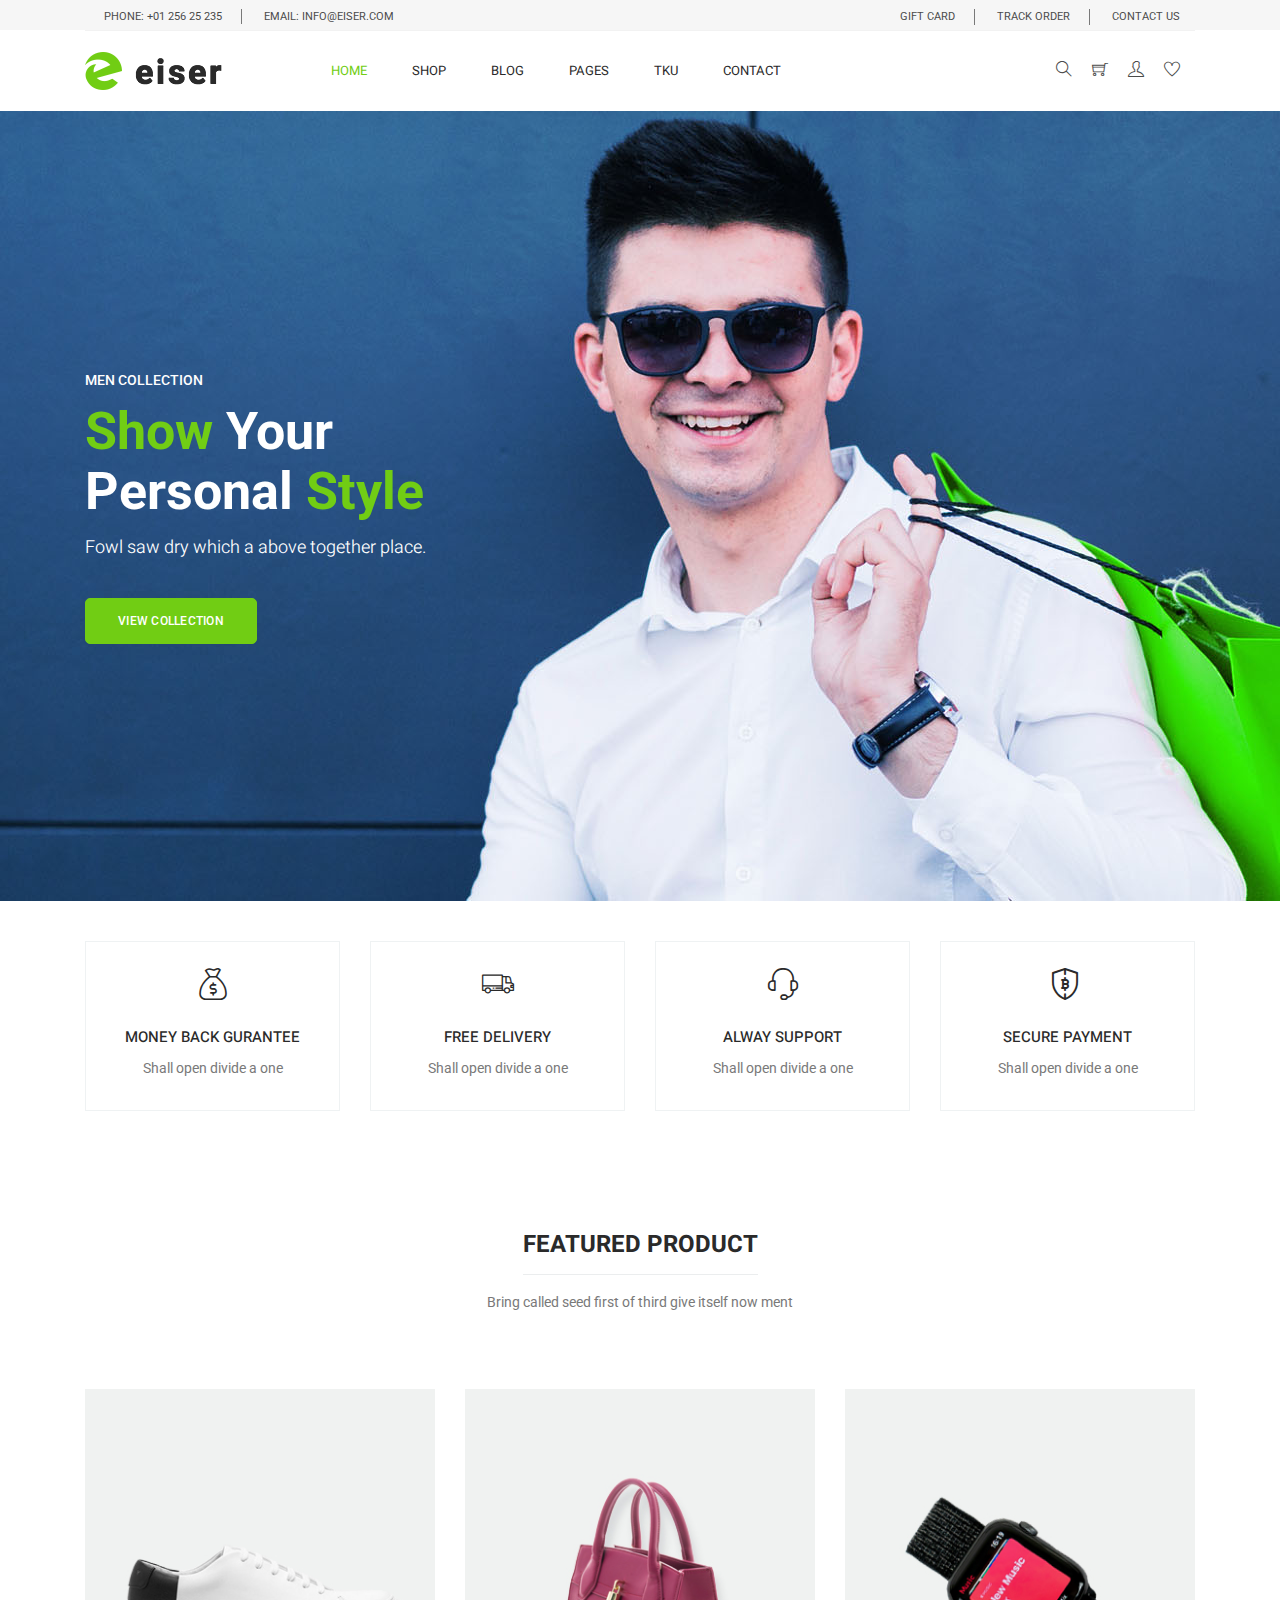
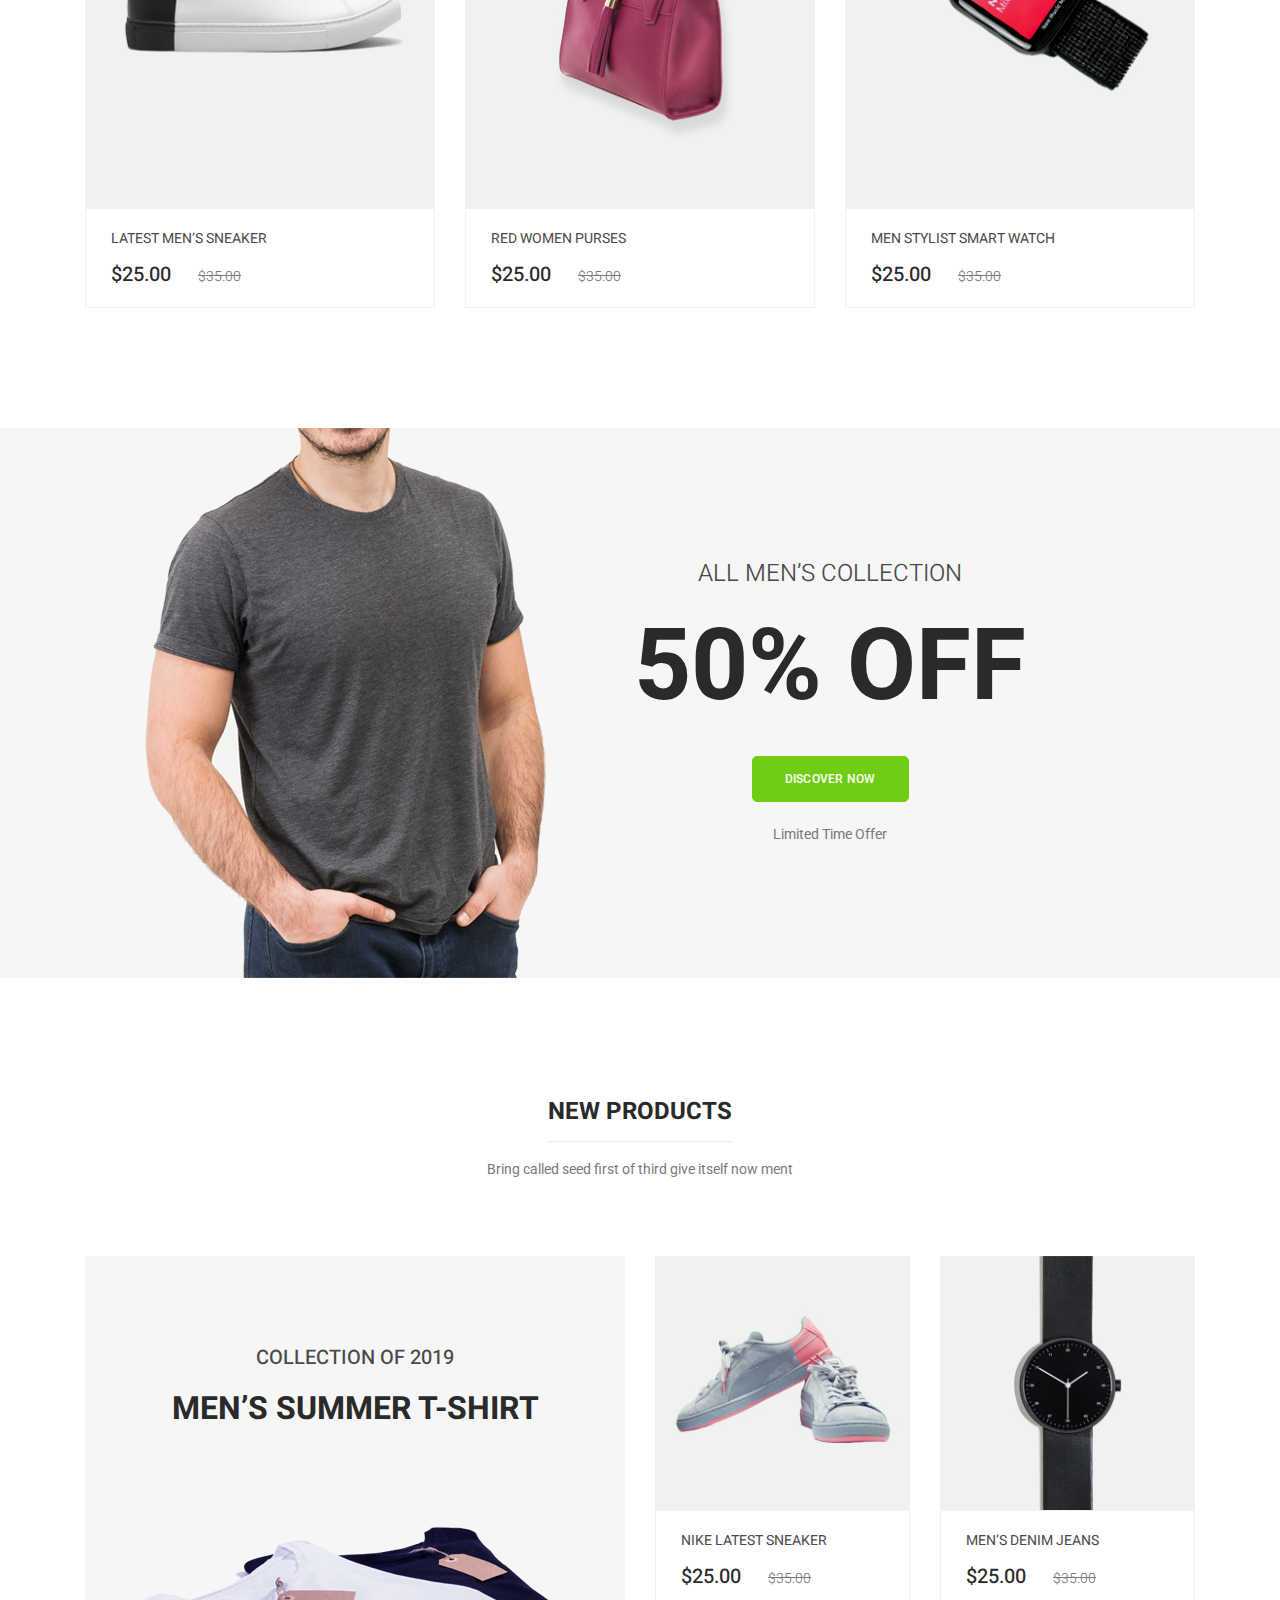
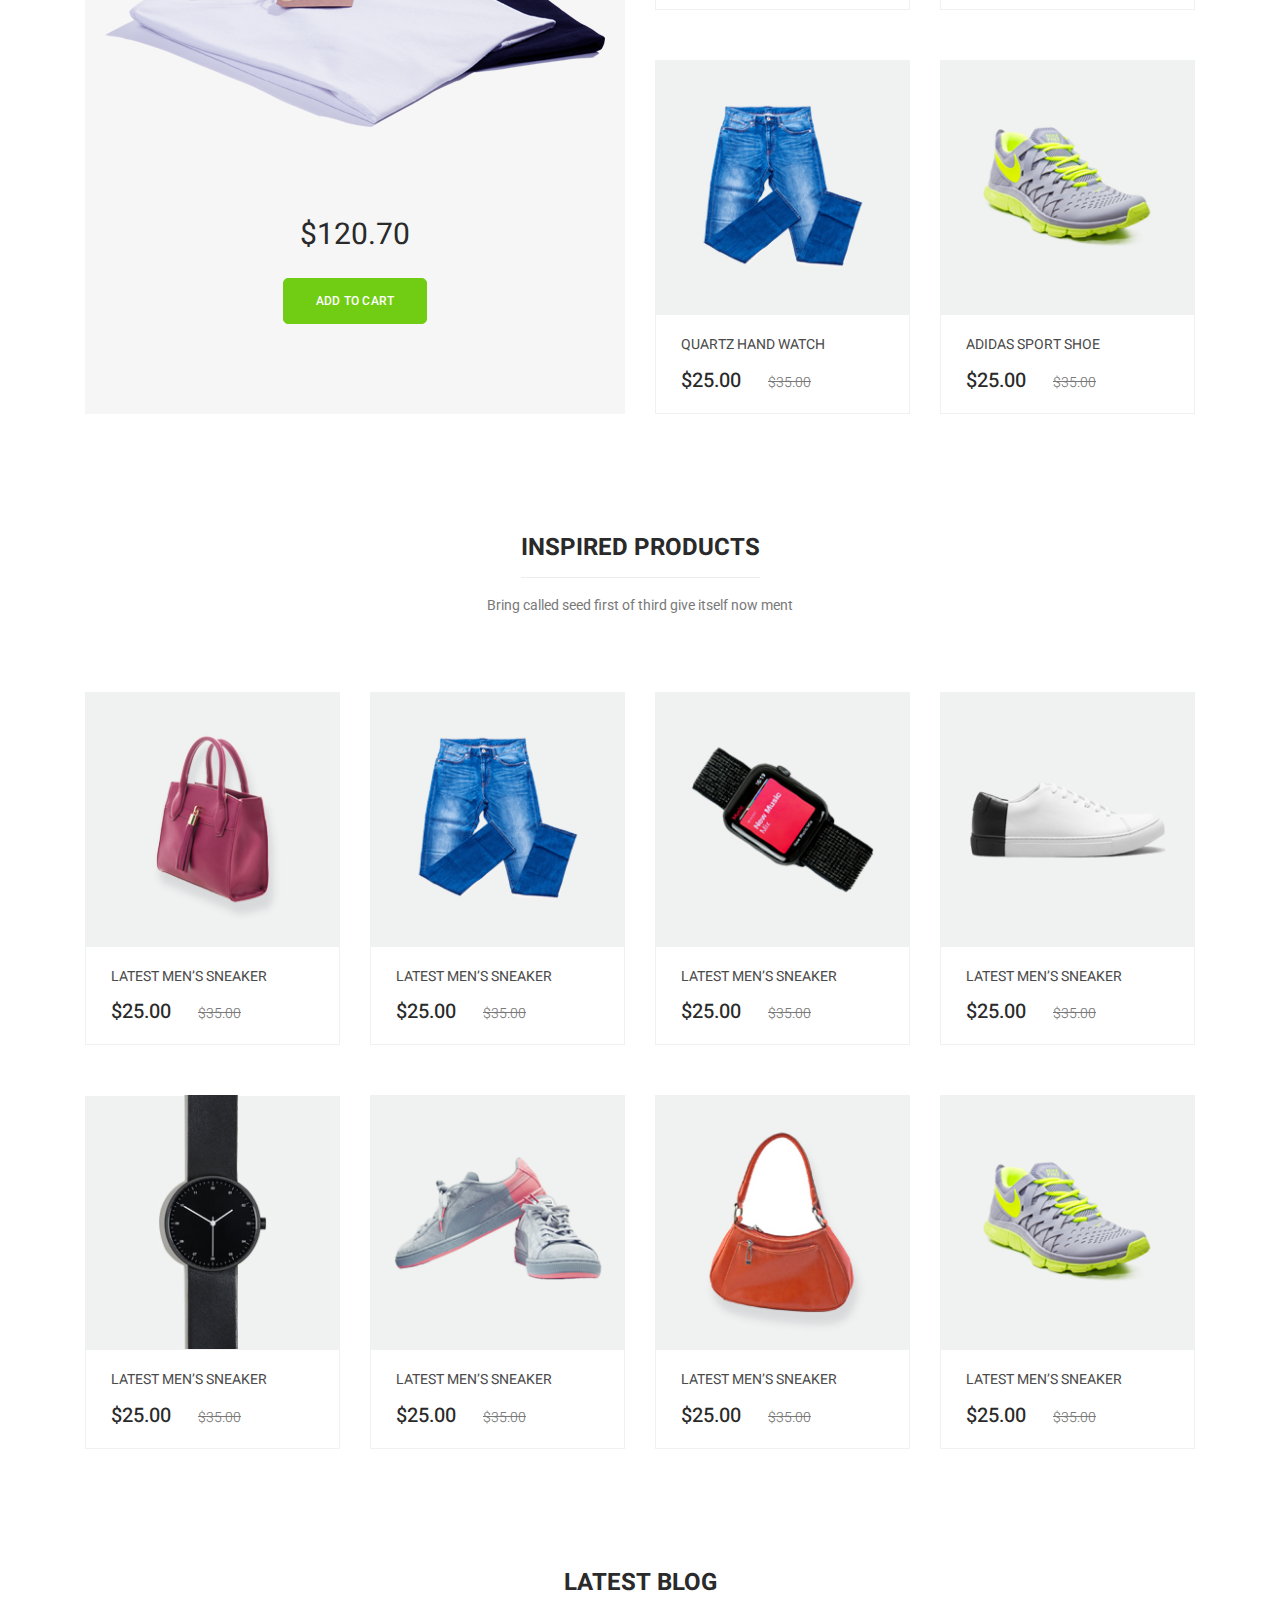
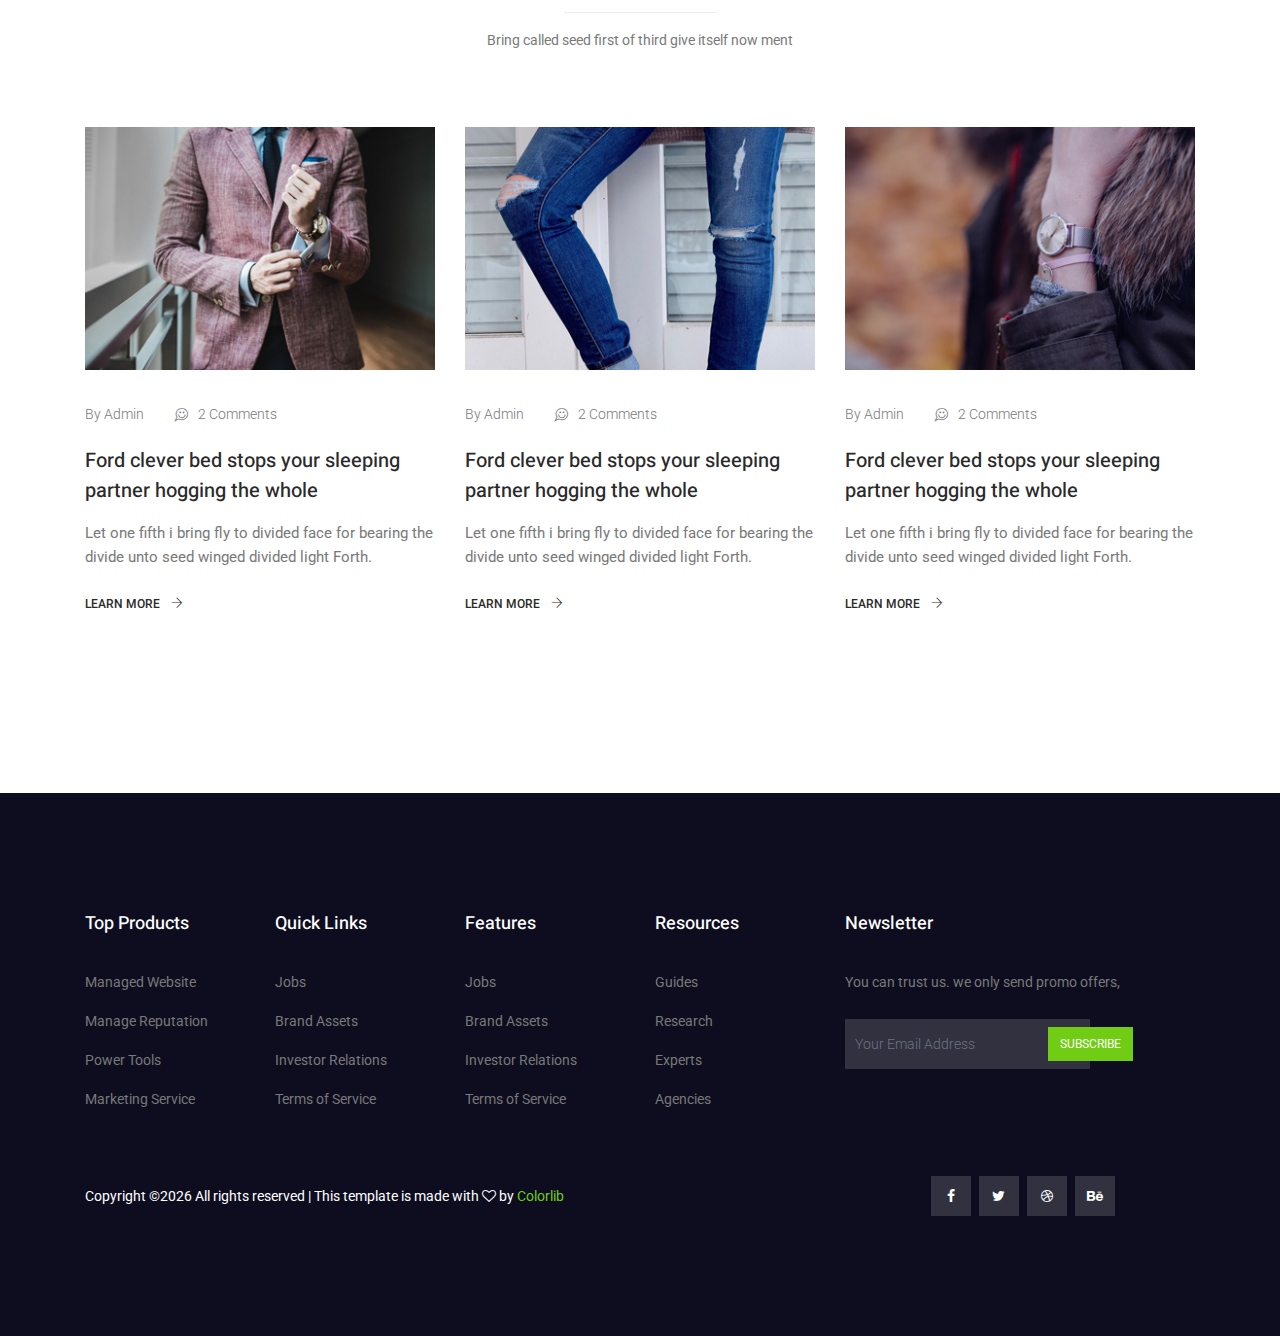
<file: mid-term project/w06/w06-eiser/index.html>
<!DOCTYPE html>
<html lang="en">

<head>
  <!-- Required meta tags -->
  <meta charset="utf-8" />
  <meta name="viewport" content="width=device-width, initial-scale=1, shrink-to-fit=no" />
  <link rel="icon" href="img/favicon.png" type="image/png" />
  <title>Eiser ecommerce</title>
  <!-- Bootstrap CSS -->
  <link rel="stylesheet" href="css/bootstrap.css" />
  <link rel="stylesheet" href="vendors/linericon/style.css" />
  <link rel="stylesheet" href="css/font-awesome.min.css" />
  <link rel="stylesheet" href="css/themify-icons.css" />
  <link rel="stylesheet" href="css/flaticon.css" />
  <link rel="stylesheet" href="vendors/owl-carousel/owl.carousel.min.css" />
  <link rel="stylesheet" href="vendors/lightbox/simpleLightbox.css" />
  <link rel="stylesheet" href="vendors/nice-select/css/nice-select.css" />
  <link rel="stylesheet" href="vendors/animate-css/animate.css" />
  <link rel="stylesheet" href="vendors/jquery-ui/jquery-ui.css" />
  <!-- main css -->
  <link rel="stylesheet" href="css/style.css" />
  <link rel="stylesheet" href="css/responsive.css" />
</head>

<body>
  <!--================Header Menu Area =================-->
  <header class="header_area">
    <div class="top_menu">
      <div class="container">
        <div class="row">
          <div class="col-lg-7">
            <div class="float-left">
              <p>Phone: +01 256 25 235</p>
              <p>email: info@eiser.com</p>
            </div>
          </div>
          <div class="col-lg-5">
            <div class="float-right">
              <ul class="right_side">
                <li>
                  <a href="cart.html">
                    gift card
                  </a>
                </li>
                <li>
                  <a href="tracking.html">
                    track order
                  </a>
                </li>
                <li>
                  <a href="contact.html">
                    Contact Us
                  </a>
                </li>
              </ul>
            </div>
          </div>
        </div>
      </div>
    </div>
    <div class="main_menu">
      <div class="container">
        <nav class="navbar navbar-expand-lg navbar-light w-100">
          <!-- Brand and toggle get grouped for better mobile display -->
          <a class="navbar-brand logo_h" href="index.html">
            <img src="img/logo.png" alt="" />
          </a>
          <button class="navbar-toggler" type="button" data-toggle="collapse" data-target="#navbarSupportedContent"
            aria-controls="navbarSupportedContent" aria-expanded="false" aria-label="Toggle navigation">
            <span class="icon-bar"></span>
            <span class="icon-bar"></span>
            <span class="icon-bar"></span>
          </button>
          <!-- Collect the nav links, forms, and other content for toggling -->
          <div class="collapse navbar-collapse offset w-100" id="navbarSupportedContent">
            <div class="row w-100 mr-0">
              <div class="col-lg-7 pr-0">
                <ul class="nav navbar-nav center_nav pull-right">
                  <li class="nav-item active">
                    <a class="nav-link" href="../index.html">Home</a>
                  </li>
                  <li class="nav-item submenu dropdown">
                    <a href="#" class="nav-link dropdown-toggle" data-toggle="dropdown" role="button" aria-haspopup="true"
                      aria-expanded="false">Shop</a>
                    <ul class="dropdown-menu">
                      <li class="nav-item">
                        <a class="nav-link" href="category.html">Shop Category</a>
                      </li>
                      <li class="nav-item">
                        <a class="nav-link" href="single-product.html">Product Details</a>
                      </li>
                      <li class="nav-item">
                        <a class="nav-link" href="checkout.html">Product Checkout</a>
                      </li>
                      <li class="nav-item">
                        <a class="nav-link" href="cart.html">Shopping Cart</a>
                      </li>
                    </ul>
                  </li>
                  <li class="nav-item submenu dropdown">
                    <a href="#" class="nav-link dropdown-toggle" data-toggle="dropdown" role="button" aria-haspopup="true"
                      aria-expanded="false">Blog</a>
                    <ul class="dropdown-menu">
                      <li class="nav-item">
                        <a class="nav-link" href="blog.html">Blog</a>
                      </li>
                      <li class="nav-item">
                        <a class="nav-link" href="single-blog.html">Blog Details</a>
                      </li>
                    </ul>
                  </li>
                  <li class="nav-item submenu dropdown">
                    <a href="#" class="nav-link dropdown-toggle" data-toggle="dropdown" role="button" aria-haspopup="true"
                      aria-expanded="false">Pages</a>
                    <ul class="dropdown-menu">
                      <li class="nav-item">
                        <a class="nav-link" href="tracking.html">Tracking</a>
                      </li>
                      <li class="nav-item">
                        <a class="nav-link" href="elements.html">Elements</a>
                      </li>
                    </ul>
                  </li>
                  <li class="nav-item submenu dropdown">
                    <a href="#" class="nav-link dropdown-toggle" data-toggle="dropdown" role="button" aria-haspopup="true"
                      aria-expanded="false">TKU</a>
                    <ul class="dropdown-menu">
                      <li class="nav-item">
                        <a class="nav-link" href="./tku/nav.html">NAV</a>
                      </li>
                      <li class="nav-item">
                        <a class="nav-link" href="elements.html">Elements</a>
                      </li>
                    </ul>
                  </li>
                  <li class="nav-item">
                    <a class="nav-link" href="contact.html">Contact</a>
                  </li>
                </ul>
              </div>

              <div class="col-lg-5 pr-0">
                <ul class="nav navbar-nav navbar-right right_nav pull-right">
                  <li class="nav-item">
                    <a href="#" class="icons">
                      <i class="ti-search" aria-hidden="true"></i>
                    </a>
                  </li>

                  <li class="nav-item">
                    <a href="#" class="icons">
                      <i class="ti-shopping-cart"></i>
                    </a>
                  </li>

                  <li class="nav-item">
                    <a href="#" class="icons">
                      <i class="ti-user" aria-hidden="true"></i>
                    </a>
                  </li>

                  <li class="nav-item">
                    <a href="#" class="icons">
                      <i class="ti-heart" aria-hidden="true"></i>
                    </a>
                  </li>
                </ul>
              </div>
            </div>
          </div>
        </nav>
      </div>
    </div>
  </header>
  <!--================Header Menu Area =================-->

  <!--================Home Banner Area =================-->
  <section class="home_banner_area mb-40">
    <div class="banner_inner d-flex align-items-center">
      <div class="container">
        <div class="banner_content row">
          <div class="col-lg-12">
            <p class="sub text-uppercase">men Collection</p>
            <h3><span>Show</span> Your <br />Personal <span>Style</span></h3>
            <h4>Fowl saw dry which a above together place.</h4>
            <a class="main_btn mt-40" href="#">View Collection</a>
          </div>
        </div>
      </div>
    </div>
  </section>
  <!--================End Home Banner Area =================-->

  <!-- Start feature Area -->
  <section class="feature-area section_gap_bottom_custom">
    <div class="container">
      <div class="row">
        <div class="col-lg-3 col-md-6">
          <div class="single-feature">
            <a href="#" class="title">
              <i class="flaticon-money"></i>
              <h3>Money back gurantee</h3>
            </a>
            <p>Shall open divide a one</p>
          </div>
        </div>

        <div class="col-lg-3 col-md-6">
          <div class="single-feature">
            <a href="#" class="title">
              <i class="flaticon-truck"></i>
              <h3>Free Delivery</h3>
            </a>
            <p>Shall open divide a one</p>
          </div>
        </div>

        <div class="col-lg-3 col-md-6">
          <div class="single-feature">
            <a href="#" class="title">
              <i class="flaticon-support"></i>
              <h3>Alway support</h3>
            </a>
            <p>Shall open divide a one</p>
          </div>
        </div>

        <div class="col-lg-3 col-md-6">
          <div class="single-feature">
            <a href="#" class="title">
              <i class="flaticon-blockchain"></i>
              <h3>Secure payment</h3>
            </a>
            <p>Shall open divide a one</p>
          </div>
        </div>
      </div>
    </div>
  </section>
  <!-- End feature Area -->

  <!--================ Feature Product Area =================-->
  <section class="feature_product_area section_gap_bottom_custom">
    <div class="container">
      <div class="row justify-content-center">
        <div class="col-lg-12">
          <div class="main_title">
            <h2><span>Featured product</span></h2>
            <p>Bring called seed first of third give itself now ment</p>
          </div>
        </div>
      </div>

      <div class="row">
        <div class="col-lg-4 col-md-6">
          <div class="single-product">
            <div class="product-img">
              <img class="img-fluid w-100" src="img/product/feature-product/f-p-1.jpg" alt="" />
              <div class="p_icon">
                <a href="#">
                  <i class="ti-eye"></i>
                </a>
                <a href="#">
                  <i class="ti-heart"></i>
                </a>
                <a href="#">
                  <i class="ti-shopping-cart"></i>
                </a>
              </div>
            </div>
            <div class="product-btm">
              <a href="#" class="d-block">
                <h4>Latest men’s sneaker</h4>
              </a>
              <div class="mt-3">
                <span class="mr-4">$25.00</span>
                <del>$35.00</del>
              </div>
            </div>
          </div>
        </div>

        <div class="col-lg-4 col-md-6">
          <div class="single-product">
            <div class="product-img">
              <img class="img-fluid w-100" src="img/product/feature-product/f-p-2.jpg" alt="" />
              <div class="p_icon">
                <a href="#">
                  <i class="ti-eye"></i>
                </a>
                <a href="#">
                  <i class="ti-heart"></i>
                </a>
                <a href="#">
                  <i class="ti-shopping-cart"></i>
                </a>
              </div>
            </div>
            <div class="product-btm">
              <a href="#" class="d-block">
                <h4>Red women purses</h4>
              </a>
              <div class="mt-3">
                <span class="mr-4">$25.00</span>
                <del>$35.00</del>
              </div>
            </div>
          </div>
        </div>

        <div class="col-lg-4 col-md-6">
          <div class="single-product">
            <div class="product-img">
              <img class="img-fluid w-100" src="img/product/feature-product/f-p-3.jpg" alt="" />
              <div class="p_icon">
                <a href="#">
                  <i class="ti-eye"></i>
                </a>
                <a href="#">
                  <i class="ti-heart"></i>
                </a>
                <a href="#">
                  <i class="ti-shopping-cart"></i>
                </a>
              </div>
            </div>
            <div class="product-btm">
              <a href="#" class="d-block">
                <h4>Men stylist Smart Watch</h4>
              </a>
              <div class="mt-3">
                <span class="mr-4">$25.00</span>
                <del>$35.00</del>
              </div>
            </div>
          </div>
        </div>
      </div>
    </div>
  </section>
  <!--================ End Feature Product Area =================-->

  <!--================ Offer Area =================-->
  <section class="offer_area">
    <div class="container">
      <div class="row justify-content-center">
        <div class="offset-lg-4 col-lg-6 text-center">
          <div class="offer_content">
            <h3 class="text-uppercase mb-40">all men’s collection</h3>
            <h2 class="text-uppercase">50% off</h2>
            <a href="#" class="main_btn mb-20 mt-5">Discover Now</a>
            <p>Limited Time Offer</p>
          </div>
        </div>
      </div>
    </div>
  </section>
  <!--================ End Offer Area =================-->

  <!--================ New Product Area =================-->
  <section class="new_product_area section_gap_top section_gap_bottom_custom">
    <div class="container">
      <div class="row justify-content-center">
        <div class="col-lg-12">
          <div class="main_title">
            <h2><span>new products</span></h2>
            <p>Bring called seed first of third give itself now ment</p>
          </div>
        </div>
      </div>

      <div class="row">
        <div class="col-lg-6">
          <div class="new_product">
            <h5 class="text-uppercase">collection of 2019</h5>
            <h3 class="text-uppercase">Men’s summer t-shirt</h3>
            <div class="product-img">
              <img class="img-fluid" src="img/product/new-product/new-product1.png" alt="" />
            </div>
            <h4>$120.70</h4>
            <a href="#" class="main_btn">Add to cart</a>
          </div>
        </div>

        <div class="col-lg-6 mt-5 mt-lg-0">
          <div class="row">
            <div class="col-lg-6 col-md-6">
              <div class="single-product">
                <div class="product-img">
                  <img class="img-fluid w-100" src="img/product/new-product/n1.jpg" alt="" />
                  <div class="p_icon">
                    <a href="#">
                      <i class="ti-eye"></i>
                    </a>
                    <a href="#">
                      <i class="ti-heart"></i>
                    </a>
                    <a href="#">
                      <i class="ti-shopping-cart"></i>
                    </a>
                  </div>
                </div>
                <div class="product-btm">
                  <a href="#" class="d-block">
                    <h4>Nike latest sneaker</h4>
                  </a>
                  <div class="mt-3">
                    <span class="mr-4">$25.00</span>
                    <del>$35.00</del>
                  </div>
                </div>
              </div>
            </div>

            <div class="col-lg-6 col-md-6">
              <div class="single-product">
                <div class="product-img">
                  <img class="img-fluid w-100" src="img/product/new-product/n2.jpg" alt="" />
                  <div class="p_icon">
                    <a href="#">
                      <i class="ti-eye"></i>
                    </a>
                    <a href="#">
                      <i class="ti-heart"></i>
                    </a>
                    <a href="#">
                      <i class="ti-shopping-cart"></i>
                    </a>
                  </div>
                </div>
                <div class="product-btm">
                  <a href="#" class="d-block">
                    <h4>Men’s denim jeans</h4>
                  </a>
                  <div class="mt-3">
                    <span class="mr-4">$25.00</span>
                    <del>$35.00</del>
                  </div>
                </div>
              </div>
            </div>

            <div class="col-lg-6 col-md-6">
              <div class="single-product">
                <div class="product-img">
                  <img class="img-fluid w-100" src="img/product/new-product/n3.jpg" alt="" />
                  <div class="p_icon">
                    <a href="#">
                      <i class="ti-eye"></i>
                    </a>
                    <a href="#">
                      <i class="ti-heart"></i>
                    </a>
                    <a href="#">
                      <i class="ti-shopping-cart"></i>
                    </a>
                  </div>
                </div>
                <div class="product-btm">
                  <a href="#" class="d-block">
                    <h4>quartz hand watch</h4>
                  </a>
                  <div class="mt-3">
                    <span class="mr-4">$25.00</span>
                    <del>$35.00</del>
                  </div>
                </div>
              </div>
            </div>

            <div class="col-lg-6 col-md-6">
              <div class="single-product">
                <div class="product-img">
                  <img class="img-fluid w-100" src="img/product/new-product/n4.jpg" alt="" />
                  <div class="p_icon">
                    <a href="#">
                      <i class="ti-eye"></i>
                    </a>
                    <a href="#">
                      <i class="ti-heart"></i>
                    </a>
                    <a href="#">
                      <i class="ti-shopping-cart"></i>
                    </a>
                  </div>
                </div>
                <div class="product-btm">
                  <a href="#" class="d-block">
                    <h4>adidas sport shoe</h4>
                  </a>
                  <div class="mt-3">
                    <span class="mr-4">$25.00</span>
                    <del>$35.00</del>
                  </div>
                </div>
              </div>
            </div>
          </div>
        </div>
      </div>
    </div>
  </section>
  <!--================ End New Product Area =================-->

  <!--================ Inspired Product Area =================-->
  <section class="inspired_product_area section_gap_bottom_custom">
    <div class="container">
      <div class="row justify-content-center">
        <div class="col-lg-12">
          <div class="main_title">
            <h2><span>Inspired products</span></h2>
            <p>Bring called seed first of third give itself now ment</p>
          </div>
        </div>
      </div>

      <div class="row">
        <div class="col-lg-3 col-md-6">
          <div class="single-product">
            <div class="product-img">
              <img class="img-fluid w-100" src="img/product/inspired-product/i1.jpg" alt="" />
              <div class="p_icon">
                <a href="#">
                  <i class="ti-eye"></i>
                </a>
                <a href="#">
                  <i class="ti-heart"></i>
                </a>
                <a href="#">
                  <i class="ti-shopping-cart"></i>
                </a>
              </div>
            </div>
            <div class="product-btm">
              <a href="#" class="d-block">
                <h4>Latest men’s sneaker</h4>
              </a>
              <div class="mt-3">
                <span class="mr-4">$25.00</span>
                <del>$35.00</del>
              </div>
            </div>
          </div>
        </div>

        <div class="col-lg-3 col-md-6">
          <div class="single-product">
            <div class="product-img">
              <img class="img-fluid w-100" src="img/product/inspired-product/i2.jpg" alt="" />
              <div class="p_icon">
                <a href="#">
                  <i class="ti-eye"></i>
                </a>
                <a href="#">
                  <i class="ti-heart"></i>
                </a>
                <a href="#">
                  <i class="ti-shopping-cart"></i>
                </a>
              </div>
            </div>
            <div class="product-btm">
              <a href="#" class="d-block">
                <h4>Latest men’s sneaker</h4>
              </a>
              <div class="mt-3">
                <span class="mr-4">$25.00</span>
                <del>$35.00</del>
              </div>
            </div>
          </div>
        </div>

        <div class="col-lg-3 col-md-6">
          <div class="single-product">
            <div class="product-img">
              <img class="img-fluid w-100" src="img/product/inspired-product/i3.jpg" alt="" />
              <div class="p_icon">
                <a href="#">
                  <i class="ti-eye"></i>
                </a>
                <a href="#">
                  <i class="ti-heart"></i>
                </a>
                <a href="#">
                  <i class="ti-shopping-cart"></i>
                </a>
              </div>
            </div>
            <div class="product-btm">
              <a href="#" class="d-block">
                <h4>Latest men’s sneaker</h4>
              </a>
              <div class="mt-3">
                <span class="mr-4">$25.00</span>
                <del>$35.00</del>
              </div>
            </div>
          </div>
        </div>

        <div class="col-lg-3 col-md-6">
          <div class="single-product">
            <div class="product-img">
              <img class="img-fluid w-100" src="img/product/inspired-product/i4.jpg" alt="" />
              <div class="p_icon">
                <a href="#">
                  <i class="ti-eye"></i>
                </a>
                <a href="#">
                  <i class="ti-heart"></i>
                </a>
                <a href="#">
                  <i class="ti-shopping-cart"></i>
                </a>
              </div>
            </div>
            <div class="product-btm">
              <a href="#" class="d-block">
                <h4>Latest men’s sneaker</h4>
              </a>
              <div class="mt-3">
                <span class="mr-4">$25.00</span>
                <del>$35.00</del>
              </div>
            </div>
          </div>
        </div>
        
        <div class="col-lg-3 col-md-6">
          <div class="single-product">
            <div class="product-img">
              <img class="img-fluid w-100" src="img/product/inspired-product/i5.jpg" alt="" />
              <div class="p_icon">
                <a href="#">
                  <i class="ti-eye"></i>
                </a>
                <a href="#">
                  <i class="ti-heart"></i>
                </a>
                <a href="#">
                  <i class="ti-shopping-cart"></i>
                </a>
              </div>
            </div>
            <div class="product-btm">
              <a href="#" class="d-block">
                <h4>Latest men’s sneaker</h4>
              </a>
              <div class="mt-3">
                <span class="mr-4">$25.00</span>
                <del>$35.00</del>
              </div>
            </div>
          </div>
        </div>

        <div class="col-lg-3 col-md-6">
          <div class="single-product">
            <div class="product-img">
              <img class="img-fluid w-100" src="img/product/inspired-product/i6.jpg" alt="" />
              <div class="p_icon">
                <a href="#">
                  <i class="ti-eye"></i>
                </a>
                <a href="#">
                  <i class="ti-heart"></i>
                </a>
                <a href="#">
                  <i class="ti-shopping-cart"></i>
                </a>
              </div>
            </div>
            <div class="product-btm">
              <a href="#" class="d-block">
                <h4>Latest men’s sneaker</h4>
              </a>
              <div class="mt-3">
                <span class="mr-4">$25.00</span>
                <del>$35.00</del>
              </div>
            </div>
          </div>
        </div>

        <div class="col-lg-3 col-md-6">
          <div class="single-product">
            <div class="product-img">
              <img class="img-fluid w-100" src="img/product/inspired-product/i7.jpg" alt="" />
              <div class="p_icon">
                <a href="#">
                  <i class="ti-eye"></i>
                </a>
                <a href="#">
                  <i class="ti-heart"></i>
                </a>
                <a href="#">
                  <i class="ti-shopping-cart"></i>
                </a>
              </div>
            </div>
            <div class="product-btm">
              <a href="#" class="d-block">
                <h4>Latest men’s sneaker</h4>
              </a>
              <div class="mt-3">
                <span class="mr-4">$25.00</span>
                <del>$35.00</del>
              </div>
            </div>
          </div>
        </div>

        <div class="col-lg-3 col-md-6">
          <div class="single-product">
            <div class="product-img">
              <img class="img-fluid w-100" src="img/product/inspired-product/i8.jpg" alt="" />
              <div class="p_icon">
                <a href="#">
                  <i class="ti-eye"></i>
                </a>
                <a href="#">
                  <i class="ti-heart"></i>
                </a>
                <a href="#">
                  <i class="ti-shopping-cart"></i>
                </a>
              </div>
            </div>
            <div class="product-btm">
              <a href="#" class="d-block">
                <h4>Latest men’s sneaker</h4>
              </a>
              <div class="mt-3">
                <span class="mr-4">$25.00</span>
                <del>$35.00</del>
              </div>
            </div>
          </div>
        </div>
      </div>
    </div>
  </section>
  <!--================ End Inspired Product Area =================-->

  <!--================ Start Blog Area =================-->
  <section class="blog-area section-gap">
    <div class="container">
      <div class="row justify-content-center">
        <div class="col-lg-12">
          <div class="main_title">
            <h2><span>latest blog</span></h2>
            <p>Bring called seed first of third give itself now ment</p>
          </div>
        </div>
      </div>

      <div class="row">
        <div class="col-lg-4 col-md-6">
          <div class="single-blog">
            <div class="thumb">
              <img class="img-fluid" src="img/b1.jpg" alt="">
            </div>
            <div class="short_details">
              <div class="meta-top d-flex">
                <a href="#">By Admin</a>
                <a href="#"><i class="ti-comments-smiley"></i>2 Comments</a>
              </div>
              <a class="d-block" href="single-blog.html">
                <h4>Ford clever bed stops your sleeping
                  partner hogging the whole</h4>
              </a>
              <div class="text-wrap">
                <p>
                  Let one fifth i bring fly to divided face for bearing the divide unto seed winged divided light
                  Forth.
                </p>
              </div>
              <a href="#" class="blog_btn">Learn More <span class="ml-2 ti-arrow-right"></span></a>
            </div>
          </div>
        </div>
        
        <div class="col-lg-4 col-md-6">
          <div class="single-blog">
            <div class="thumb">
              <img class="img-fluid" src="img/b2.jpg" alt="">
            </div>
            <div class="short_details">
              <div class="meta-top d-flex">
                <a href="#">By Admin</a>
                <a href="#"><i class="ti-comments-smiley"></i>2 Comments</a>
              </div>
              <a class="d-block" href="single-blog.html">
                <h4>Ford clever bed stops your sleeping
                  partner hogging the whole</h4>
              </a>
              <div class="text-wrap">
                <p>
                  Let one fifth i bring fly to divided face for bearing the divide unto seed winged divided light
                  Forth.
                </p>
              </div>
              <a href="#" class="blog_btn">Learn More <span class="ml-2 ti-arrow-right"></span></a>
            </div>
          </div>
        </div>

        <div class="col-lg-4 col-md-6">
          <div class="single-blog">
            <div class="thumb">
              <img class="img-fluid" src="img/b3.jpg" alt="">
            </div>
            <div class="short_details">
              <div class="meta-top d-flex">
                <a href="#">By Admin</a>
                <a href="#"><i class="ti-comments-smiley"></i>2 Comments</a>
              </div>
              <a class="d-block" href="single-blog.html">
                <h4>Ford clever bed stops your sleeping
                  partner hogging the whole</h4>
              </a>
              <div class="text-wrap">
                <p>
                  Let one fifth i bring fly to divided face for bearing the divide unto seed winged divided light
                  Forth.
                </p>
              </div>
              <a href="#" class="blog_btn">Learn More <span class="ml-2 ti-arrow-right"></span></a>
            </div>
          </div>
        </div>
      </div>
    </div>
  </section>
  <!--================ End Blog Area =================-->

  <!--================ start footer Area  =================-->
  <footer class="footer-area section_gap">
    <div class="container">
      <div class="row">
        <div class="col-lg-2 col-md-6 single-footer-widget">
          <h4>Top Products</h4>
          <ul>
            <li><a href="#">Managed Website</a></li>
            <li><a href="#">Manage Reputation</a></li>
            <li><a href="#">Power Tools</a></li>
            <li><a href="#">Marketing Service</a></li>
          </ul>
        </div>
        <div class="col-lg-2 col-md-6 single-footer-widget">
          <h4>Quick Links</h4>
          <ul>
            <li><a href="#">Jobs</a></li>
            <li><a href="#">Brand Assets</a></li>
            <li><a href="#">Investor Relations</a></li>
            <li><a href="#">Terms of Service</a></li>
          </ul>
        </div>
        <div class="col-lg-2 col-md-6 single-footer-widget">
          <h4>Features</h4>
          <ul>
            <li><a href="#">Jobs</a></li>
            <li><a href="#">Brand Assets</a></li>
            <li><a href="#">Investor Relations</a></li>
            <li><a href="#">Terms of Service</a></li>
          </ul>
        </div>
        <div class="col-lg-2 col-md-6 single-footer-widget">
          <h4>Resources</h4>
          <ul>
            <li><a href="#">Guides</a></li>
            <li><a href="#">Research</a></li>
            <li><a href="#">Experts</a></li>
            <li><a href="#">Agencies</a></li>
          </ul>
        </div>
        <div class="col-lg-4 col-md-6 single-footer-widget">
          <h4>Newsletter</h4>
          <p>You can trust us. we only send promo offers,</p>
          <div class="form-wrap" id="mc_embed_signup">
            <form target="_blank" action="https://spondonit.us12.list-manage.com/subscribe/post?u=1462626880ade1ac87bd9c93a&amp;id=92a4423d01"
              method="get" class="form-inline">
              <input class="form-control" name="EMAIL" placeholder="Your Email Address" onfocus="this.placeholder = ''"
                onblur="this.placeholder = 'Your Email Address '" required="" type="email">
              <button class="click-btn btn btn-default">Subscribe</button>
              <div style="position: absolute; left: -5000px;">
                <input name="b_36c4fd991d266f23781ded980_aefe40901a" tabindex="-1" value="" type="text">
              </div>

              <div class="info"></div>
            </form>
          </div>
        </div>
      </div>
      <div class="footer-bottom row align-items-center">
        <p class="footer-text m-0 col-lg-8 col-md-12"><!-- Link back to Colorlib can't be removed. Template is licensed under CC BY 3.0. -->
Copyright &copy;<script>document.write(new Date().getFullYear());</script> All rights reserved | This template is made with <i class="fa fa-heart-o" aria-hidden="true"></i> by <a href="https://colorlib.com" target="_blank">Colorlib</a>
<!-- Link back to Colorlib can't be removed. Template is licensed under CC BY 3.0. --></p>
        <div class="col-lg-4 col-md-12 footer-social">
          <a href="#"><i class="fa fa-facebook"></i></a>
          <a href="#"><i class="fa fa-twitter"></i></a>
          <a href="#"><i class="fa fa-dribbble"></i></a>
          <a href="#"><i class="fa fa-behance"></i></a>
        </div>
      </div>
    </div>
  </footer>
  <!--================ End footer Area  =================-->

  <!-- Optional JavaScript -->
  <!-- jQuery first, then Popper.js, then Bootstrap JS -->
  <script src="js/jquery-3.2.1.min.js"></script>
  <script src="js/popper.js"></script>
  <script src="js/bootstrap.min.js"></script>
  <script src="js/stellar.js"></script>
  <script src="vendors/lightbox/simpleLightbox.min.js"></script>
  <script src="vendors/nice-select/js/jquery.nice-select.min.js"></script>
  <script src="vendors/isotope/imagesloaded.pkgd.min.js"></script>
  <script src="vendors/isotope/isotope-min.js"></script>
  <script src="vendors/owl-carousel/owl.carousel.min.js"></script>
  <script src="js/jquery.ajaxchimp.min.js"></script>
  <script src="vendors/counter-up/jquery.waypoints.min.js"></script>
  <script src="vendors/counter-up/jquery.counterup.js"></script>
  <script src="js/mail-script.js"></script>
  <script src="js/theme.js"></script>
</body>

</html>
</file>
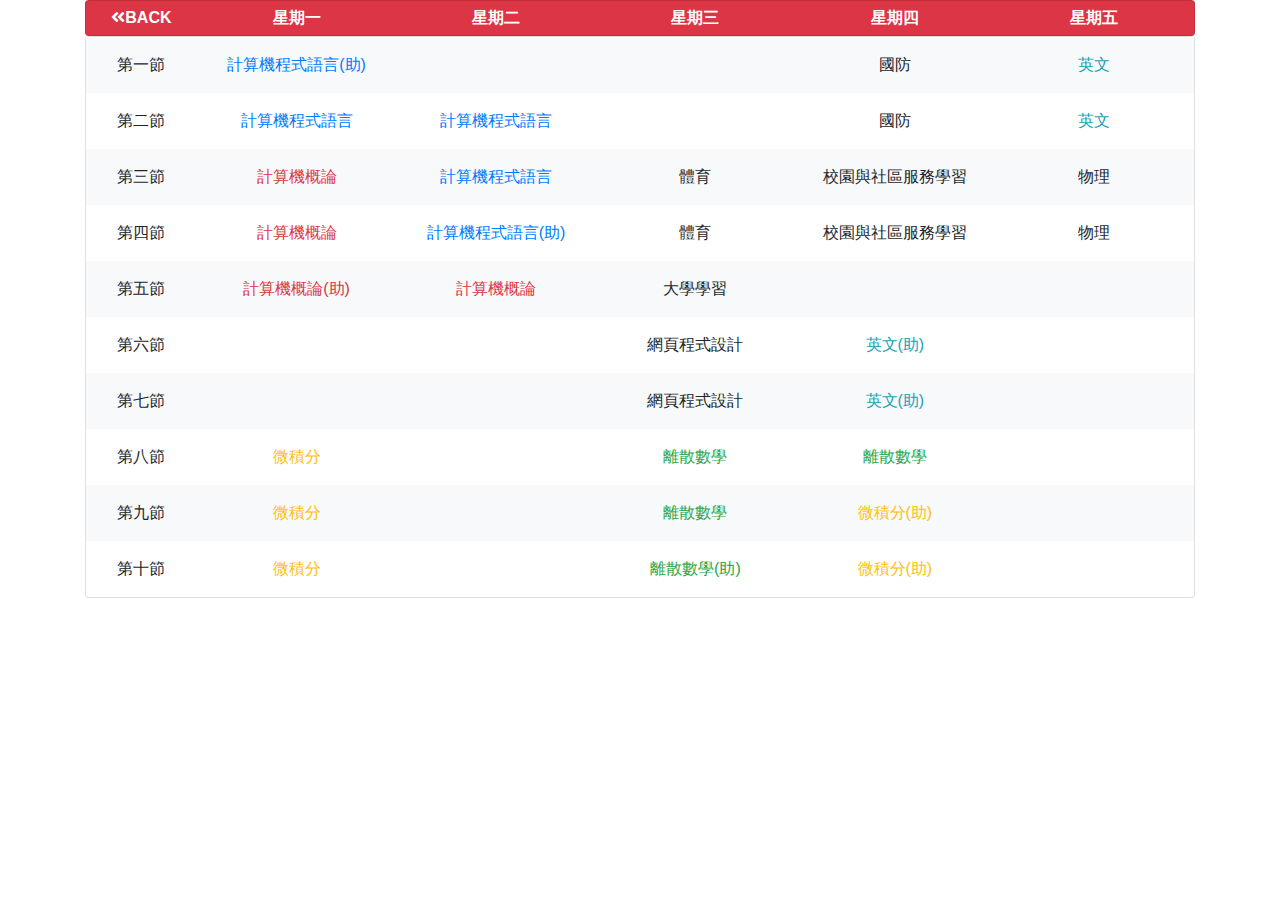
<file: mid-term project/Myclass/Myclass.html>
<!DOCTYPE html>
<html lang="en">
  <head>
    <meta charset="UTF-8" />
    <meta name="viewport" content="width=device-width, initial-scale=1.0" />
    <meta http-equiv="X-UA-Compatible" content="ie=edge" />
    <title>Myclass</title>
    <link rel="stylesheet" href="css/all.css" />
    <link rel="stylesheet" href="css/bootstrap.min.css" />
  </head>
  <body>
    <section>
      <div class="container">
        <div class="row">
          <div class="col-md-12">
            <div class="card bg-danger py-1">
              <table>
                <thead class="text-white">
                  <th width="10%" class="text-center">
                    <a href="../funder-master/index.html" class="text-white"
                      ><i class="fas fa-angle-double-left"></i>BACK</a
                    >
                  </th>
                  <th class="text-center">星期一</th>
                  <th class="text-center">星期二</th>
                  <th class="text-center">星期三</th>
                  <th class="text-center">星期四</th>
                  <th class="text-center">星期五</th>
                </thead>
              </table>
            </div>
          </div>
          <div class="col-md-12">
            <div class="card ">
              <table>
                <tbody>
                  <tr class="text-center bg-light">
                    <td width="10%" class="py-3 ">第一節</td>
                    <td width="18%" class="text-primary">計算機程式語言(助)</td>
                    <td width="18%"></td>
                    <td width="18%"></td>
                    <td width="18%">國防</td>
                    <td width="18%" class="text- text-info">英文</td>
                  </tr>

                  <tr class="text-center">
                    <td class="py-3">第二節</td>
                    <td class="text-primary">計算機程式語言</td>
                    <td class="text-primary">計算機程式語言</td>
                    <td></td>
                    <td>國防</td>
                    <td class="text- text-info">英文</td>
                  </tr>
                  <tr class="text-center bg-light">
                    <td class="py-3">第三節</td>
                    <td class="text-danger">計算機概論</td>
                    <td class="text-primary">計算機程式語言</td>
                    <td>體育</td>
                    <td>校園與社區服務學習</td>
                    <td>物理</td>
                  </tr>
                  <tr class="text-center">
                    <td class="py-3">第四節</td>
                    <td class="text-danger">計算機概論</td>
                    <td class="text-primary">計算機程式語言(助)</td>
                    <td>體育</td>
                    <td>校園與社區服務學習</td>
                    <td>物理</td>
                  </tr>
                  <tr class="text-center bg-light">
                    <td class="py-3">第五節</td>
                    <td class="text-danger">計算機概論(助)</td>
                    <td class="text-danger">計算機概論</td>
                    <td>大學學習</td>
                    <td></td>
                    <td></td>
                  </tr>
                  <tr class="text-center">
                    <td class="py-3">第六節</td>
                    <td></td>
                    <td></td>
                    <td>網頁程式設計</td>
                    <td class="text- text-info">英文(助)</td>
                    <td></td>
                  </tr>
                  <tr class="text-center bg-light">
                    <td class="py-3">第七節</td>
                    <td></td>
                    <td></td>
                    <td>網頁程式設計</td>
                    <td class="text- text-info">英文(助)</td>
                    <td></td>
                  </tr>
                  <tr class="text-center">
                    <td class="py-3">第八節</td>
                    <td class="text-warning">微積分</td>
                    <td></td>
                    <td class="text-success">離散數學</td>
                    <td class="text-success">離散數學</td>
                    <td></td>
                  </tr>
                  <tr class="text-center bg-light">
                    <td class="py-3">第九節</td>
                    <td class="text-warning">微積分</td>
                    <td></td>
                    <td class="text-success">離散數學</td>
                    <td class="text-warning">微積分(助)</td>
                    <td></td>
                  </tr>
                  <tr class="text-center ">
                    <td class="py-3">第十節</td>
                    <td class="text-warning">微積分</td>
                    <td></td>
                    <td class="text-success">離散數學(助)</td>
                    <td class="text-warning">微積分(助)</td>
                    <td></td>
                  </tr>
                </tbody>
              </table>
            </div>
          </div>
        </div>
      </div>
    </section>
    <script src="js/jquery-3.3.1.slim.min.js"></script>
    <script src="js/popper.min.js"></script>
    <script src="js/bootstrap.min.js"></script>
  </body>
</html>
</file>
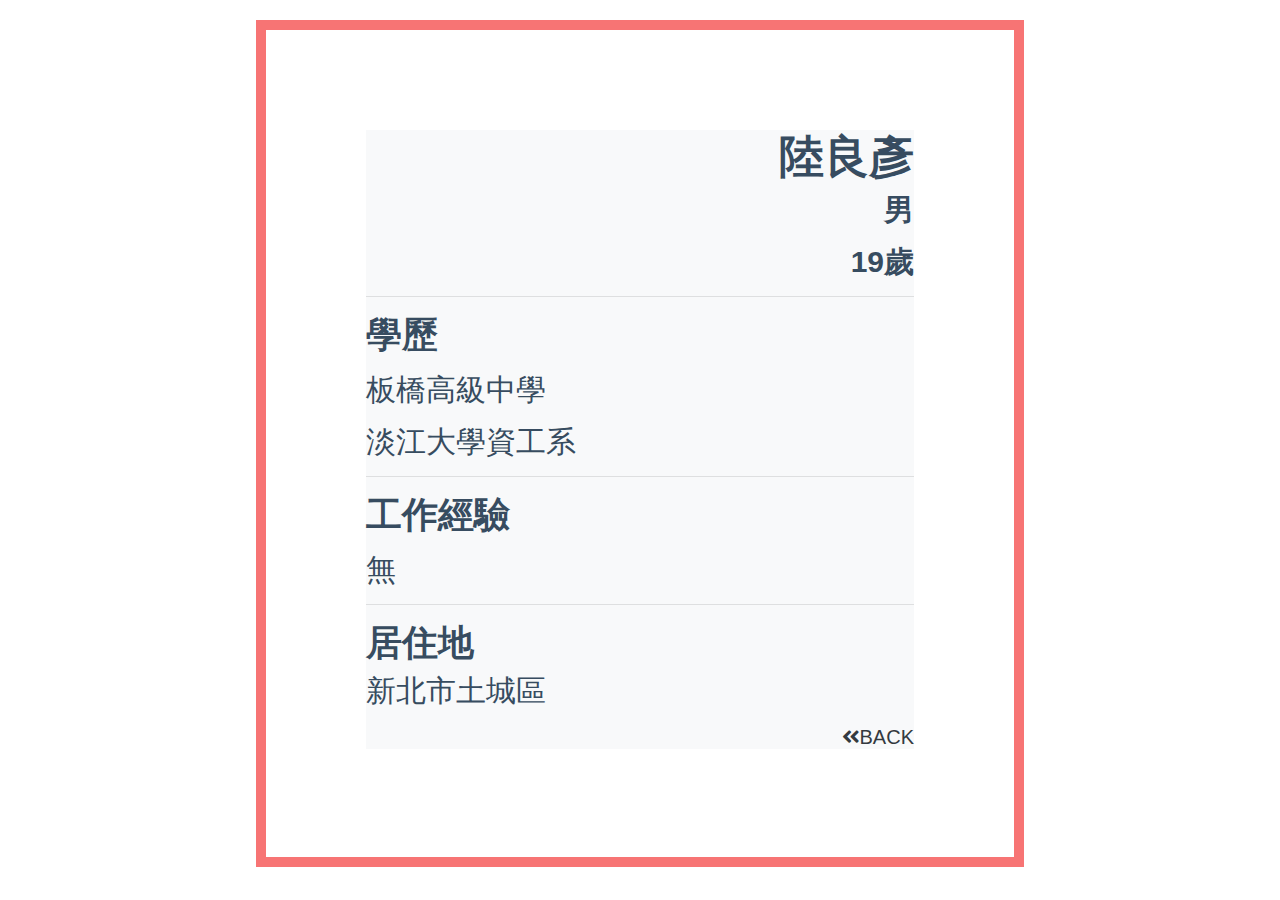
<file: mid-term project/Myresume/MyResume.html>
<!DOCTYPE html>
<html lang="en">
  <head>
      <meta charset="UTF-8" />
      <meta name="viewport" content="width=device-width, initial-scale=1.0" />
      <meta http-equiv="X-UA-Compatible" content="ie=edge" />
      <title>MyResume</title>
      <link rel="stylesheet" href="css/all.css" />
      <link rel="stylesheet" href="css/bootstrap.min.css" />
      <link rel="stylesheet" href="css/contral.css">
    </head>
  </head>
  <body >
    
      <section class="bg-light">
          <h1>
            陸良彥
          </h1>
          <h2><p>男</p>
          <p>19歲</p></h2>
          <hr>
          <h3>
            <p>學歷</p>
          </h3>
          <h4>
            <p> 板橋高級中學</p>
            <p>淡江大學資工系</p>
          </h4>
          <hr>
          <h3>
              <p>工作經驗</p>
            </h3>
            <h4><p>無</p></h4>
            <hr>
            <h3>居住地</h3>
            <h4><p>新北市土城區</p>
            </h4>
            <h5><a href="../funder-master/index.html" class="text-dark"><i class="fas fa-angle-double-left"></i>BACK</a></h5>
         
        </section>
        <script src="js/jquery-3.3.1.slim.min.js"></script>
        <script src="js/popper.min.js"></script>
        <script src="js/bootstrap.min.js"></script>

  </body>
</html>
</file>
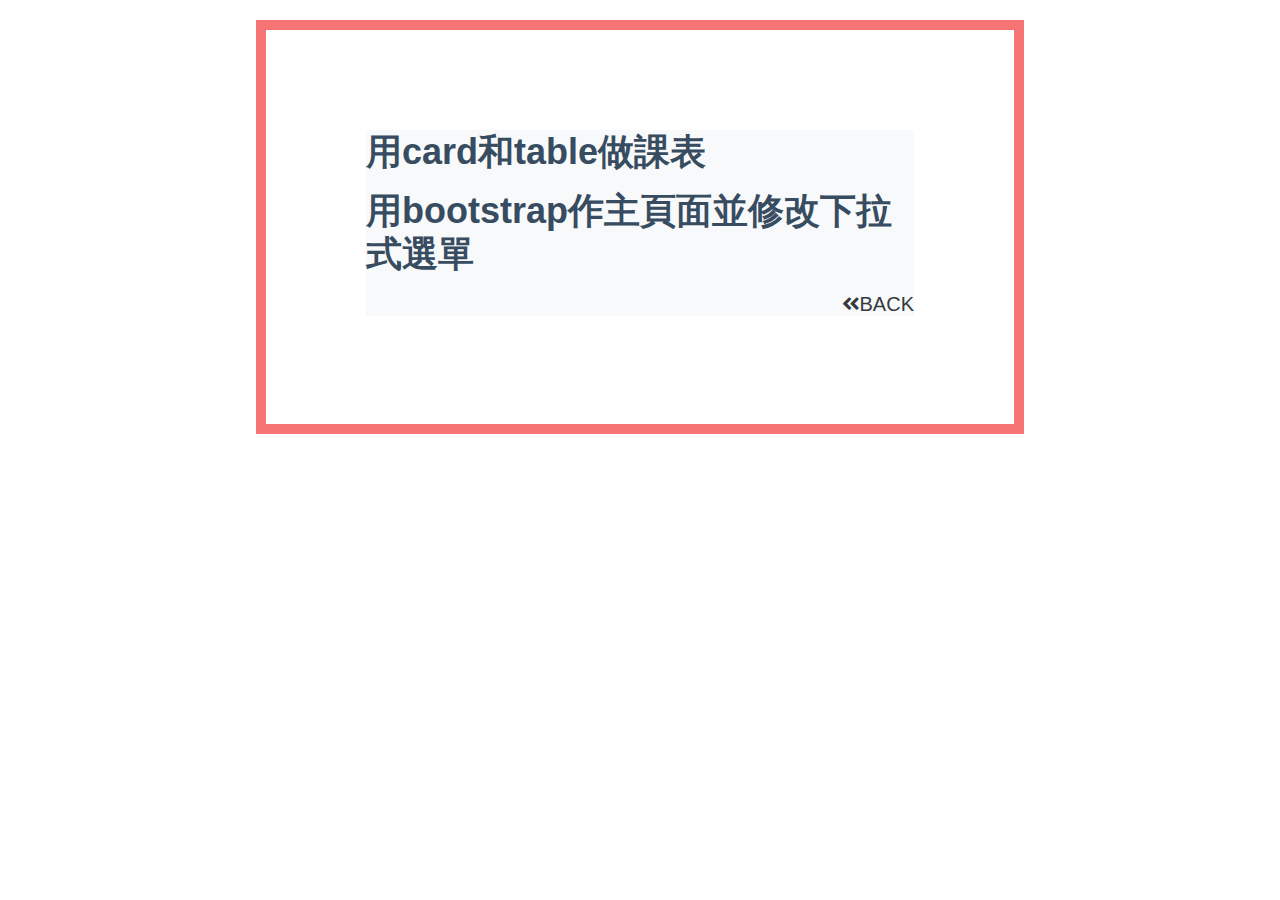
<file: mid-term project/Project說明/Project說明.html>
<!DOCTYPE html>
<html lang="en">
  <head>
      <meta charset="UTF-8" />
      <meta name="viewport" content="width=device-width, initial-scale=1.0" />
      <meta http-equiv="X-UA-Compatible" content="ie=edge" />
      <title>MyResume</title>
      <link rel="stylesheet" href="css/all.css" />
      <link rel="stylesheet" href="css/bootstrap.min.css" />
      <link rel="stylesheet" href="css/contral.css">
    </head>
  </head>
  <body >
    
      <section class="bg-light">
          <h3><p>用card和table做課表 </p>
          <p>用bootstrap作主頁面並修改下拉式選單</p></h3>

            <h5><a href="../funder-master/index.html" class="text-dark"><i class="fas fa-angle-double-left"></i>BACK</a></h5>
         
        </section>
        <script src="js/jquery-3.3.1.slim.min.js"></script>
        <script src="js/popper.min.js"></script>
        <script src="js/bootstrap.min.js"></script>

  </body>
</html>
</file>
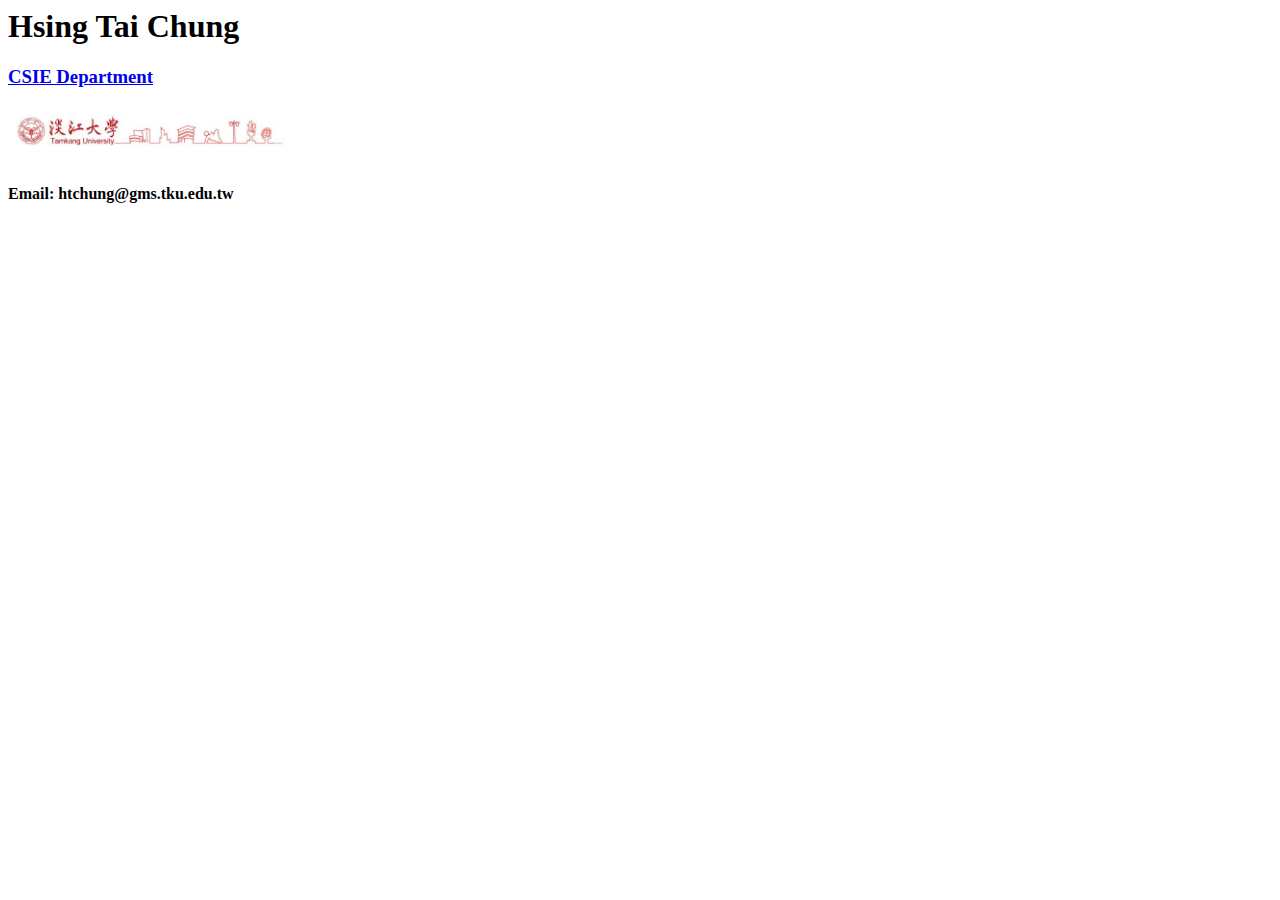
<file: mid-term project/w01/intro.html>
<html>
  <head>
    <meta charset="utf-8" />
    <title>Introduction</title>
  </head>
  <body>
    <h1>Hsing Tai Chung</h1>
    <h3><a href="http://www.csie.tku.edu.tw/main.php">CSIE Department</a></h3>
    <img src="tku.JPG" width="300" />
    <h4>Email: htchung@gms.tku.edu.tw</h4>
  </body>
</html>
</file>
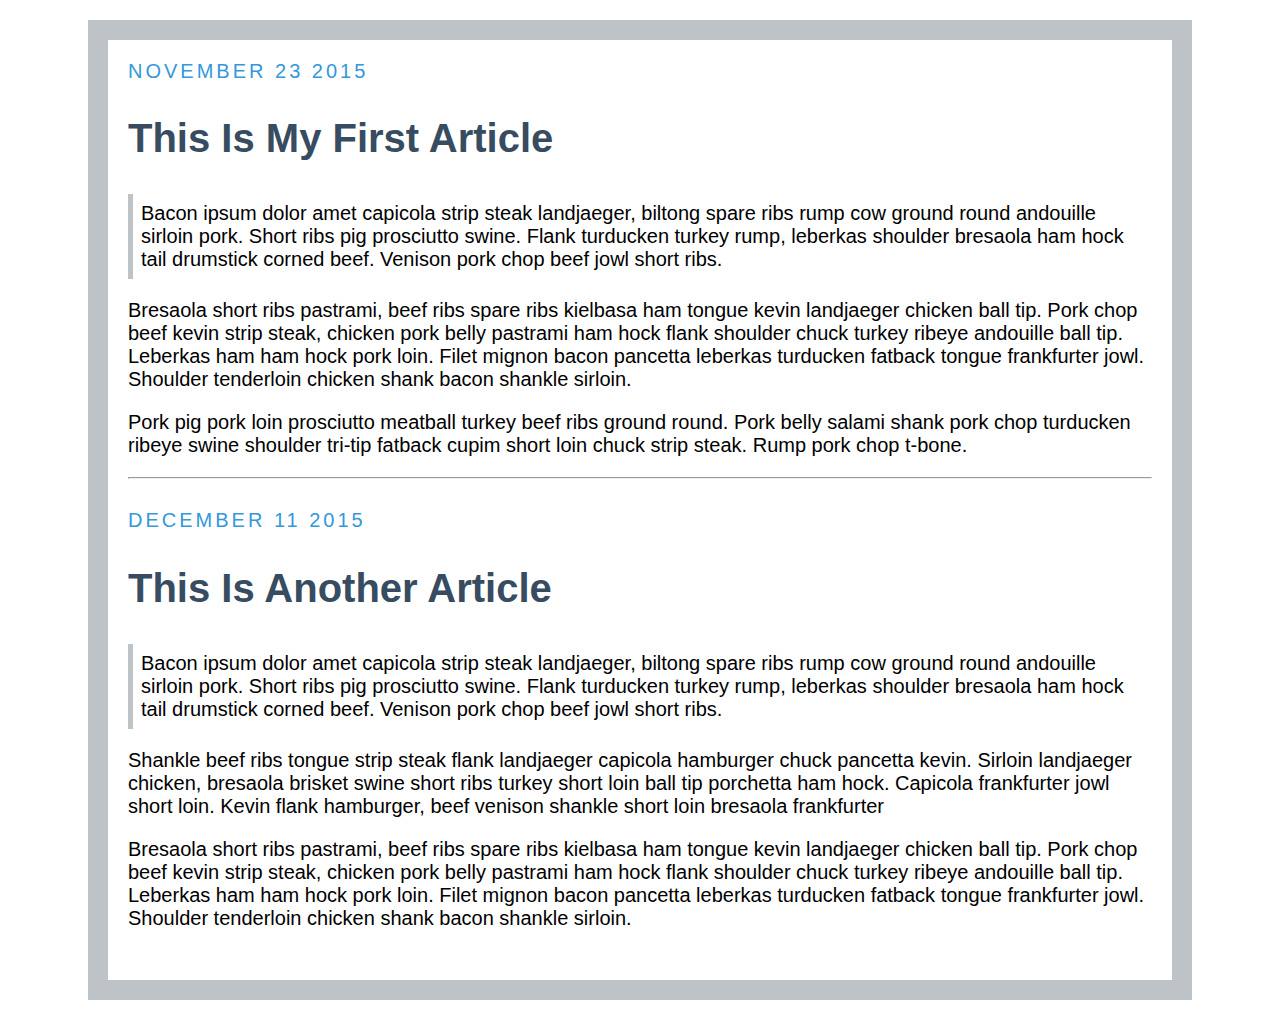
<file: mid-term project/w02/blog.html>
<!DOCTYPE html>
<html>
  <head>
    <title>My Blog</title>
    <link rel="stylesheet" type="text/css" href="blog.css" />
  </head>
  <body>
    <link
      href="http://fonts.googleapis.com/css?family=Source+Sans+Pro:400,700,400italic|Source+Code+Pro:400,700"
      rel="stylesheet"
      type="text/css"
    />

    <div class="post">
      <div class="date">November 23 2015</div>
      <h2>This Is My First Article</h2>

      <p class="quote">
        Bacon ipsum dolor amet capicola strip steak landjaeger, biltong spare
        ribs rump cow ground round andouille sirloin pork. Short ribs pig
        prosciutto swine. Flank turducken turkey rump, leberkas shoulder
        bresaola ham hock tail drumstick corned beef. Venison pork chop beef
        jowl short ribs.
      </p>

      <p>
        Bresaola short ribs pastrami, beef ribs spare ribs kielbasa ham tongue
        kevin landjaeger chicken ball tip. Pork chop beef kevin strip steak,
        chicken pork belly pastrami ham hock flank shoulder chuck turkey ribeye
        andouille ball tip. Leberkas ham ham hock pork loin. Filet mignon bacon
        pancetta leberkas turducken fatback tongue frankfurter jowl. Shoulder
        tenderloin chicken shank bacon shankle sirloin.
      </p>

      <p>
        Pork pig pork loin prosciutto meatball turkey beef ribs ground round.
        Pork belly salami shank pork chop turducken ribeye swine shoulder
        tri-tip fatback cupim short loin chuck strip steak. Rump pork chop
        t-bone.
      </p>
      <hr />
    </div>

    <!-- <hr> -->

    <div class="post">
      <div class="date">December 11 2015</div>
      <h2>This Is Another Article</h2>

      <p class="quote">
        Bacon ipsum dolor amet capicola strip steak landjaeger, biltong spare
        ribs rump cow ground round andouille sirloin pork. Short ribs pig
        prosciutto swine. Flank turducken turkey rump, leberkas shoulder
        bresaola ham hock tail drumstick corned beef. Venison pork chop beef
        jowl short ribs.
      </p>

      <p>
        Shankle beef ribs tongue strip steak flank landjaeger capicola hamburger
        chuck pancetta kevin. Sirloin landjaeger chicken, bresaola brisket swine
        short ribs turkey short loin ball tip porchetta ham hock. Capicola
        frankfurter jowl short loin. Kevin flank hamburger, beef venison shankle
        short loin bresaola frankfurter
      </p>

      <p>
        Bresaola short ribs pastrami, beef ribs spare ribs kielbasa ham tongue
        kevin landjaeger chicken ball tip. Pork chop beef kevin strip steak,
        chicken pork belly pastrami ham hock flank shoulder chuck turkey ribeye
        andouille ball tip. Leberkas ham ham hock pork loin. Filet mignon bacon
        pancetta leberkas turducken fatback tongue frankfurter jowl. Shoulder
        tenderloin chicken shank bacon shankle sirloin.
      </p>
    </div>
  </body>
</html>
</file>
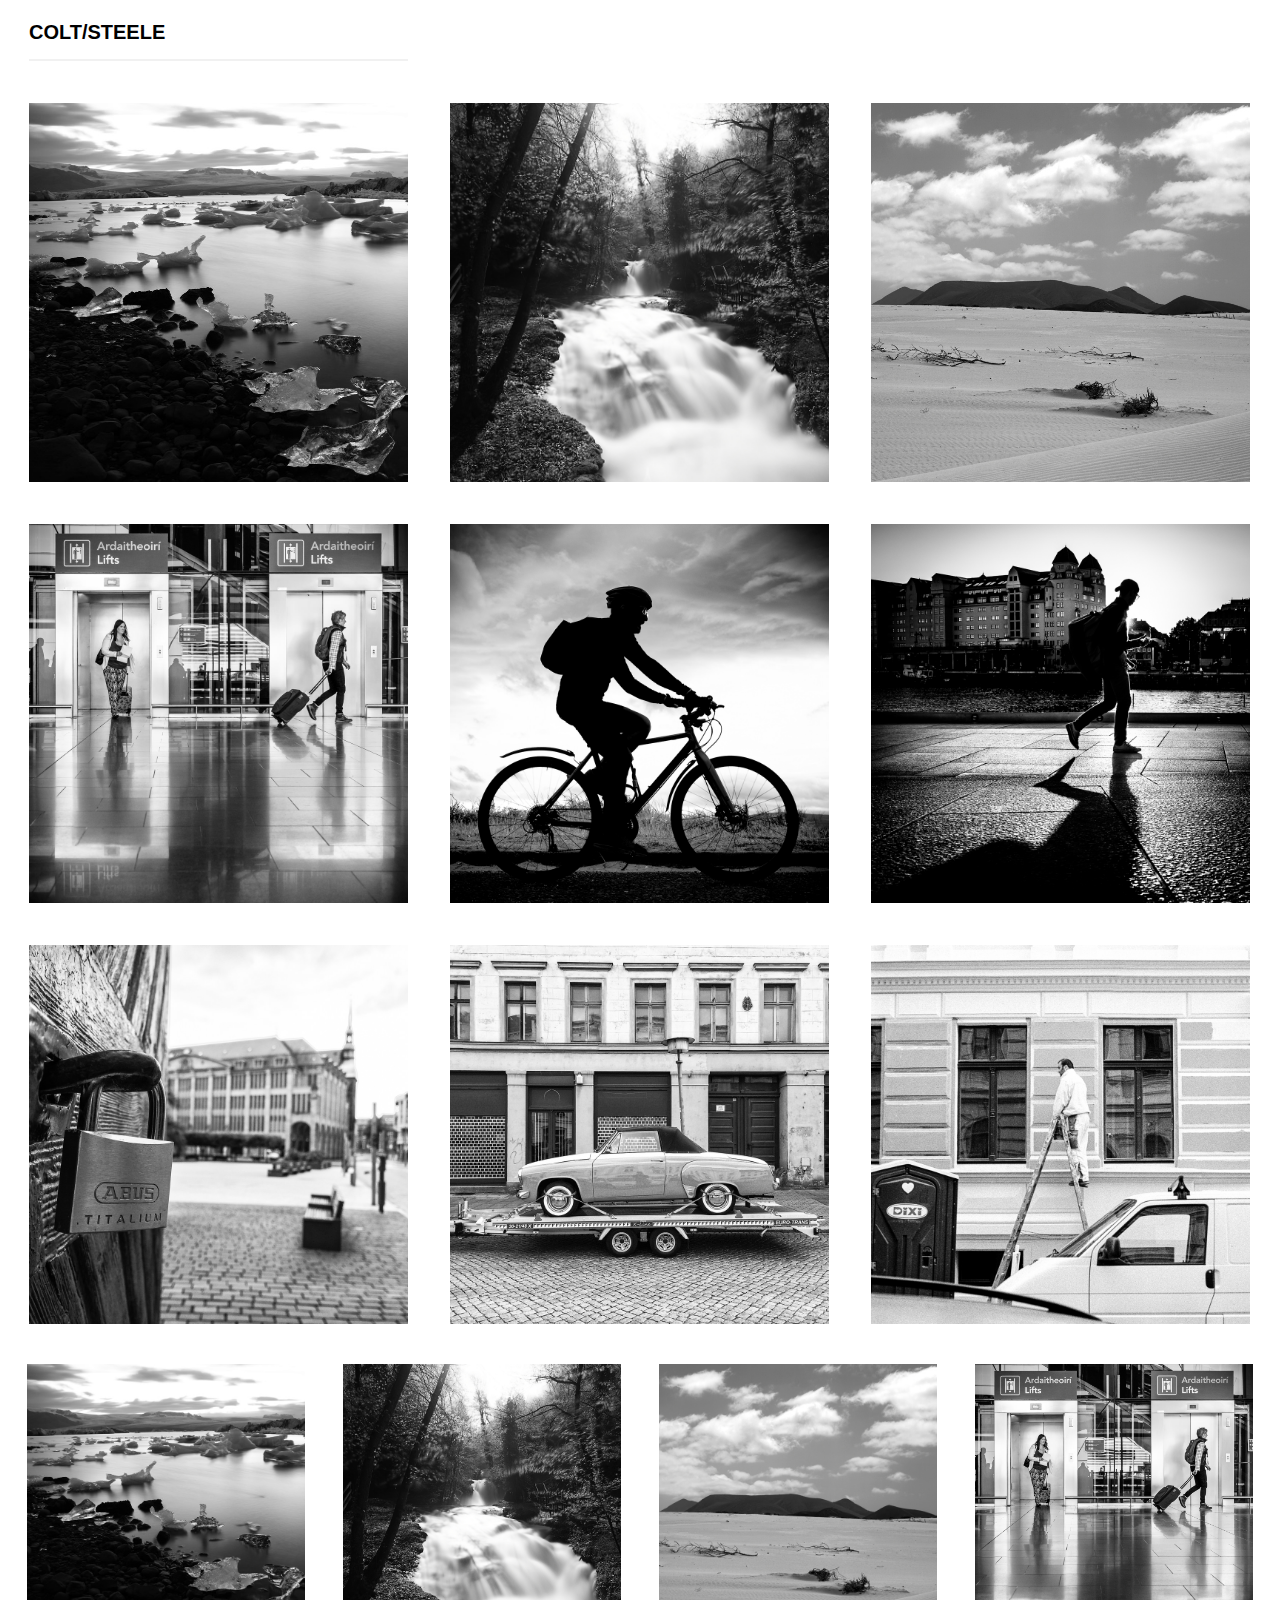
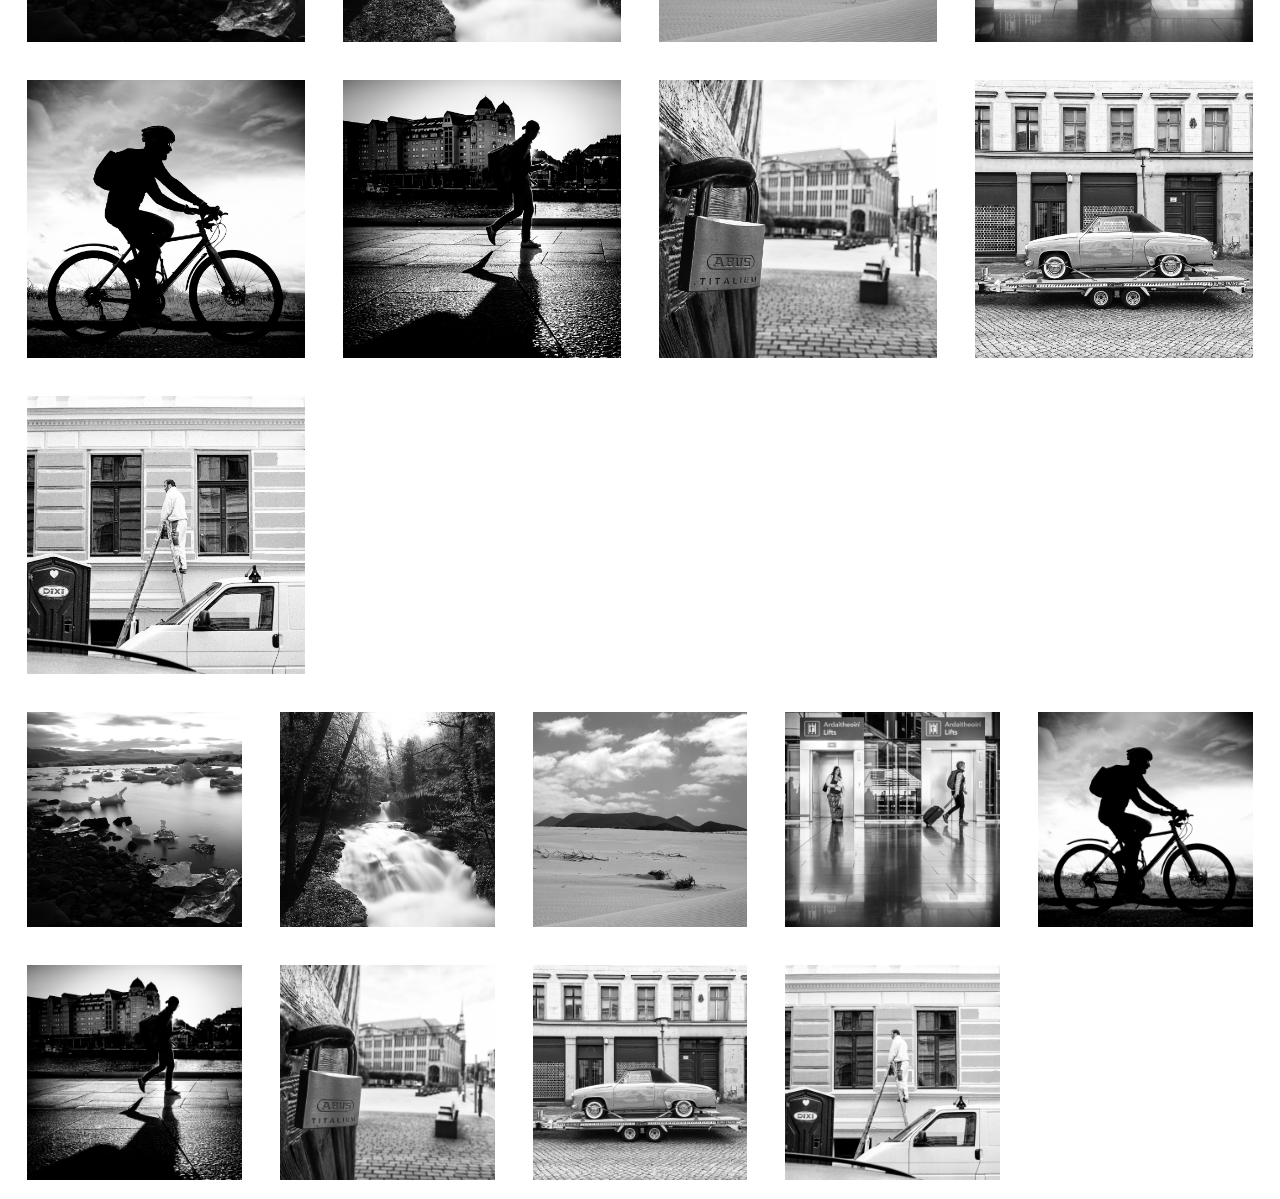
<file: mid-term project/w02/imageGallery.html>
<!DOCTYPE html>
<html lang="en">
  <head>
    <meta charset="UTF-8" />
    <meta name="viewport" content="width=device-width, initial-scale=1.0" />
    <meta http-equiv="X-UA-Compatible" content="ie=edge" />
    <title>Image Gallery</title>
    <link rel="stylesheet" href="imageGallery.css" />
    <style></style>
  </head>
  <body>
    <p>Colt/Steele</p>
    <div id="line3">
      <img src="./img/img1.jpg" alt="" />
      <img src="./img/img2.jpg" alt="" />
      <img src="./img/img3.jpg" alt="" />
      <img src="./img/img4.jpg" alt="" />
      <img src="./img/img5.jpg" alt="" />
      <img src="./img/img6.jpg" alt="" />
      <img src="./img/img7.jpg" alt="" />
      <img src="./img/img8.jpg" alt="" />
      <img src="./img/img9.jpg" alt="" />
    </div>
    <div class="clearfix"></div>
    <div id="line4">
      <img src="./img/img1.jpg" alt="" />
      <img src="./img/img2.jpg" alt="" />
      <img src="./img/img3.jpg" alt="" />
      <img src="./img/img4.jpg" alt="" />
      <img src="./img/img5.jpg" alt="" />
      <img src="./img/img6.jpg" alt="" />
      <img src="./img/img7.jpg" alt="" />
      <img src="./img/img8.jpg" alt="" />
      <img src="./img/img9.jpg" alt="" />
    </div>
    <div class="clearfix"></div>
    <div id="line5">
      <img src="./img/img1.jpg" alt="" />
      <img src="./img/img2.jpg" alt="" />
      <img src="./img/img3.jpg" alt="" />
      <img src="./img/img4.jpg" alt="" />
      <img src="./img/img5.jpg" alt="" />
      <img src="./img/img6.jpg" alt="" />
      <img src="./img/img7.jpg" alt="" />
      <img src="./img/img8.jpg" alt="" />
      <img src="./img/img9.jpg" alt="" />
    </div>
  </body>
</html>
</file>
<file: mid-term project/w06/w06-eiser/vendors/linericon/style.css>
@font-face {
	font-family: 'Linearicons-Free';
	src:url('fonts/Linearicons-Free.eot?w118d');
	src:url('fonts/Linearicons-Free.eot?#iefixw118d') format('embedded-opentype'),
		url('fonts/Linearicons-Free.woff2?w118d') format('woff2'),
		url('fonts/Linearicons-Free.woff?w118d') format('woff'),
		url('fonts/Linearicons-Free.ttf?w118d') format('truetype'),
		url('fonts/Linearicons-Free.svg?w118d#Linearicons-Free') format('svg');
	font-weight: normal;
	font-style: normal;
}

.lnr {
	font-family: 'Linearicons-Free';
	speak: none;
	font-style: normal;
	font-weight: normal;
	font-variant: normal;
	text-transform: none;
	line-height: 1;

	/* Better Font Rendering =========== */
	-webkit-font-smoothing: antialiased;
	-moz-osx-font-smoothing: grayscale;
}

.lnr-home:before {
	content: "\e800";
}
.lnr-apartment:before {
	content: "\e801";
}
.lnr-pencil:before {
	content: "\e802";
}
.lnr-magic-wand:before {
	content: "\e803";
}
.lnr-drop:before {
	content: "\e804";
}
.lnr-lighter:before {
	content: "\e805";
}
.lnr-poop:before {
	content: "\e806";
}
.lnr-sun:before {
	content: "\e807";
}
.lnr-moon:before {
	content: "\e808";
}
.lnr-cloud:before {
	content: "\e809";
}
.lnr-cloud-upload:before {
	content: "\e80a";
}
.lnr-cloud-download:before {
	content: "\e80b";
}
.lnr-cloud-sync:before {
	content: "\e80c";
}
.lnr-cloud-check:before {
	content: "\e80d";
}
.lnr-database:before {
	content: "\e80e";
}
.lnr-lock:before {
	content: "\e80f";
}
.lnr-cog:before {
	content: "\e810";
}
.lnr-trash:before {
	content: "\e811";
}
.lnr-dice:before {
	content: "\e812";
}
.lnr-heart:before {
	content: "\e813";
}
.lnr-star:before {
	content: "\e814";
}
.lnr-star-half:before {
	content: "\e815";
}
.lnr-star-empty:before {
	content: "\e816";
}
.lnr-flag:before {
	content: "\e817";
}
.lnr-envelope:before {
	content: "\e818";
}
.lnr-paperclip:before {
	content: "\e819";
}
.lnr-inbox:before {
	content: "\e81a";
}
.lnr-eye:before {
	content: "\e81b";
}
.lnr-printer:before {
	content: "\e81c";
}
.lnr-file-empty:before {
	content: "\e81d";
}
.lnr-file-add:before {
	content: "\e81e";
}
.lnr-enter:before {
	content: "\e81f";
}
.lnr-exit:before {
	content: "\e820";
}
.lnr-graduation-hat:before {
	content: "\e821";
}
.lnr-license:before {
	content: "\e822";
}
.lnr-music-note:before {
	content: "\e823";
}
.lnr-film-play:before {
	content: "\e824";
}
.lnr-camera-video:before {
	content: "\e825";
}
.lnr-camera:before {
	content: "\e826";
}
.lnr-picture:before {
	content: "\e827";
}
.lnr-book:before {
	content: "\e828";
}
.lnr-bookmark:before {
	content: "\e829";
}
.lnr-user:before {
	content: "\e82a";
}
.lnr-users:before {
	content: "\e82b";
}
.lnr-shirt:before {
	content: "\e82c";
}
.lnr-store:before {
	content: "\e82d";
}
.lnr-cart:before {
	content: "\e82e";
}
.lnr-tag:before {
	content: "\e82f";
}
.lnr-phone-handset:before {
	content: "\e830";
}
.lnr-phone:before {
	content: "\e831";
}
.lnr-pushpin:before {
	content: "\e832";
}
.lnr-map-marker:before {
	content: "\e833";
}
.lnr-map:before {
	content: "\e834";
}
.lnr-location:before {
	content: "\e835";
}
.lnr-calendar-full:before {
	content: "\e836";
}
.lnr-keyboard:before {
	content: "\e837";
}
.lnr-spell-check:before {
	content: "\e838";
}
.lnr-screen:before {
	content: "\e839";
}
.lnr-smartphone:before {
	content: "\e83a";
}
.lnr-tablet:before {
	content: "\e83b";
}
.lnr-laptop:before {
	content: "\e83c";
}
.lnr-laptop-phone:before {
	content: "\e83d";
}
.lnr-power-switch:before {
	content: "\e83e";
}
.lnr-bubble:before {
	content: "\e83f";
}
.lnr-heart-pulse:before {
	content: "\e840";
}
.lnr-construction:before {
	content: "\e841";
}
.lnr-pie-chart:before {
	content: "\e842";
}
.lnr-chart-bars:before {
	content: "\e843";
}
.lnr-gift:before {
	content: "\e844";
}
.lnr-diamond:before {
	content: "\e845";
}
.lnr-linearicons:before {
	content: "\e846";
}
.lnr-dinner:before {
	content: "\e847";
}
.lnr-coffee-cup:before {
	content: "\e848";
}
.lnr-leaf:before {
	content: "\e849";
}
.lnr-paw:before {
	content: "\e84a";
}
.lnr-rocket:before {
	content: "\e84b";
}
.lnr-briefcase:before {
	content: "\e84c";
}
.lnr-bus:before {
	content: "\e84d";
}
.lnr-car:before {
	content: "\e84e";
}
.lnr-train:before {
	content: "\e84f";
}
.lnr-bicycle:before {
	content: "\e850";
}
.lnr-wheelchair:before {
	content: "\e851";
}
.lnr-select:before {
	content: "\e852";
}
.lnr-earth:before {
	content: "\e853";
}
.lnr-smile:before {
	content: "\e854";
}
.lnr-sad:before {
	content: "\e855";
}
.lnr-neutral:before {
	content: "\e856";
}
.lnr-mustache:before {
	content: "\e857";
}
.lnr-alarm:before {
	content: "\e858";
}
.lnr-bullhorn:before {
	content: "\e859";
}
.lnr-volume-high:before {
	content: "\e85a";
}
.lnr-volume-medium:before {
	content: "\e85b";
}
.lnr-volume-low:before {
	content: "\e85c";
}
.lnr-volume:before {
	content: "\e85d";
}
.lnr-mic:before {
	content: "\e85e";
}
.lnr-hourglass:before {
	content: "\e85f";
}
.lnr-undo:before {
	content: "\e860";
}
.lnr-redo:before {
	content: "\e861";
}
.lnr-sync:before {
	content: "\e862";
}
.lnr-history:before {
	content: "\e863";
}
.lnr-clock:before {
	content: "\e864";
}
.lnr-download:before {
	content: "\e865";
}
.lnr-upload:before {
	content: "\e866";
}
.lnr-enter-down:before {
	content: "\e867";
}
.lnr-exit-up:before {
	content: "\e868";
}
.lnr-bug:before {
	content: "\e869";
}
.lnr-code:before {
	content: "\e86a";
}
.lnr-link:before {
	content: "\e86b";
}
.lnr-unlink:before {
	content: "\e86c";
}
.lnr-thumbs-up:before {
	content: "\e86d";
}
.lnr-thumbs-down:before {
	content: "\e86e";
}
.lnr-magnifier:before {
	content: "\e86f";
}
.lnr-cross:before {
	content: "\e870";
}
.lnr-menu:before {
	content: "\e871";
}
.lnr-list:before {
	content: "\e872";
}
.lnr-chevron-up:before {
	content: "\e873";
}
.lnr-chevron-down:before {
	content: "\e874";
}
.lnr-chevron-left:before {
	content: "\e875";
}
.lnr-chevron-right:before {
	content: "\e876";
}
.lnr-arrow-up:before {
	content: "\e877";
}
.lnr-arrow-down:before {
	content: "\e878";
}
.lnr-arrow-left:before {
	content: "\e879";
}
.lnr-arrow-right:before {
	content: "\e87a";
}
.lnr-move:before {
	content: "\e87b";
}
.lnr-warning:before {
	content: "\e87c";
}
.lnr-question-circle:before {
	content: "\e87d";
}
.lnr-menu-circle:before {
	content: "\e87e";
}
.lnr-checkmark-circle:before {
	content: "\e87f";
}
.lnr-cross-circle:before {
	content: "\e880";
}
.lnr-plus-circle:before {
	content: "\e881";
}
.lnr-circle-minus:before {
	content: "\e882";
}
.lnr-arrow-up-circle:before {
	content: "\e883";
}
.lnr-arrow-down-circle:before {
	content: "\e884";
}
.lnr-arrow-left-circle:before {
	content: "\e885";
}
.lnr-arrow-right-circle:before {
	content: "\e886";
}
.lnr-chevron-up-circle:before {
	content: "\e887";
}
.lnr-chevron-down-circle:before {
	content: "\e888";
}
.lnr-chevron-left-circle:before {
	content: "\e889";
}
.lnr-chevron-right-circle:before {
	content: "\e88a";
}
.lnr-crop:before {
	content: "\e88b";
}
.lnr-frame-expand:before {
	content: "\e88c";
}
.lnr-frame-contract:before {
	content: "\e88d";
}
.lnr-layers:before {
	content: "\e88e";
}
.lnr-funnel:before {
	content: "\e88f";
}
.lnr-text-format:before {
	content: "\e890";
}
.lnr-text-format-remove:before {
	content: "\e891";
}
.lnr-text-size:before {
	content: "\e892";
}
.lnr-bold:before {
	content: "\e893";
}
.lnr-italic:before {
	content: "\e894";
}
.lnr-underline:before {
	content: "\e895";
}
.lnr-strikethrough:before {
	content: "\e896";
}
.lnr-highlight:before {
	content: "\e897";
}
.lnr-text-align-left:before {
	content: "\e898";
}
.lnr-text-align-center:before {
	content: "\e899";
}
.lnr-text-align-right:before {
	content: "\e89a";
}
.lnr-text-align-justify:before {
	content: "\e89b";
}
.lnr-line-spacing:before {
	content: "\e89c";
}
.lnr-indent-increase:before {
	content: "\e89d";
}
.lnr-indent-decrease:before {
	content: "\e89e";
}
.lnr-pilcrow:before {
	content: "\e89f";
}
.lnr-direction-ltr:before {
	content: "\e8a0";
}
.lnr-direction-rtl:before {
	content: "\e8a1";
}
.lnr-page-break:before {
	content: "\e8a2";
}
.lnr-sort-alpha-asc:before {
	content: "\e8a3";
}
.lnr-sort-amount-asc:before {
	content: "\e8a4";
}
.lnr-hand:before {
	content: "\e8a5";
}
.lnr-pointer-up:before {
	content: "\e8a6";
}
.lnr-pointer-right:before {
	content: "\e8a7";
}
.lnr-pointer-down:before {
	content: "\e8a8";
}
.lnr-pointer-left:before {
	content: "\e8a9";
}
</file>
<file: mid-term project/w06/w06-eiser/css/themify-icons.css>
@font-face {
	font-family: 'themify';
	src:url('../fonts/themify.eot?-fvbane');
	src:url('../fonts/themify.eot?#iefix-fvbane') format('embedded-opentype'),
		url('../fonts/themify.woff?-fvbane') format('woff'),
		url('../fonts/themify.ttf?-fvbane') format('truetype'),
		url('../fonts/themify.svg?-fvbane#themify') format('svg');
	font-weight: normal;
	font-style: normal;
}

[class^="ti-"], [class*=" ti-"] {
	font-family: 'themify';
	speak: none;
	font-style: normal;
	font-weight: normal;
	font-variant: normal;
	text-transform: none;
	line-height: 1;

	/* Better Font Rendering =========== */
	-webkit-font-smoothing: antialiased;
	-moz-osx-font-smoothing: grayscale;
}

.ti-wand:before {
	content: "\e600";
}
.ti-volume:before {
	content: "\e601";
}
.ti-user:before {
	content: "\e602";
}
.ti-unlock:before {
	content: "\e603";
}
.ti-unlink:before {
	content: "\e604";
}
.ti-trash:before {
	content: "\e605";
}
.ti-thought:before {
	content: "\e606";
}
.ti-target:before {
	content: "\e607";
}
.ti-tag:before {
	content: "\e608";
}
.ti-tablet:before {
	content: "\e609";
}
.ti-star:before {
	content: "\e60a";
}
.ti-spray:before {
	content: "\e60b";
}
.ti-signal:before {
	content: "\e60c";
}
.ti-shopping-cart:before {
	content: "\e60d";
}
.ti-shopping-cart-full:before {
	content: "\e60e";
}
.ti-settings:before {
	content: "\e60f";
}
.ti-search:before {
	content: "\e610";
}
.ti-zoom-in:before {
	content: "\e611";
}
.ti-zoom-out:before {
	content: "\e612";
}
.ti-cut:before {
	content: "\e613";
}
.ti-ruler:before {
	content: "\e614";
}
.ti-ruler-pencil:before {
	content: "\e615";
}
.ti-ruler-alt:before {
	content: "\e616";
}
.ti-bookmark:before {
	content: "\e617";
}
.ti-bookmark-alt:before {
	content: "\e618";
}
.ti-reload:before {
	content: "\e619";
}
.ti-plus:before {
	content: "\e61a";
}
.ti-pin:before {
	content: "\e61b";
}
.ti-pencil:before {
	content: "\e61c";
}
.ti-pencil-alt:before {
	content: "\e61d";
}
.ti-paint-roller:before {
	content: "\e61e";
}
.ti-paint-bucket:before {
	content: "\e61f";
}
.ti-na:before {
	content: "\e620";
}
.ti-mobile:before {
	content: "\e621";
}
.ti-minus:before {
	content: "\e622";
}
.ti-medall:before {
	content: "\e623";
}
.ti-medall-alt:before {
	content: "\e624";
}
.ti-marker:before {
	content: "\e625";
}
.ti-marker-alt:before {
	content: "\e626";
}
.ti-arrow-up:before {
	content: "\e627";
}
.ti-arrow-right:before {
	content: "\e628";
}
.ti-arrow-left:before {
	content: "\e629";
}
.ti-arrow-down:before {
	content: "\e62a";
}
.ti-lock:before {
	content: "\e62b";
}
.ti-location-arrow:before {
	content: "\e62c";
}
.ti-link:before {
	content: "\e62d";
}
.ti-layout:before {
	content: "\e62e";
}
.ti-layers:before {
	content: "\e62f";
}
.ti-layers-alt:before {
	content: "\e630";
}
.ti-key:before {
	content: "\e631";
}
.ti-import:before {
	content: "\e632";
}
.ti-image:before {
	content: "\e633";
}
.ti-heart:before {
	content: "\e634";
}
.ti-heart-broken:before {
	content: "\e635";
}
.ti-hand-stop:before {
	content: "\e636";
}
.ti-hand-open:before {
	content: "\e637";
}
.ti-hand-drag:before {
	content: "\e638";
}
.ti-folder:before {
	content: "\e639";
}
.ti-flag:before {
	content: "\e63a";
}
.ti-flag-alt:before {
	content: "\e63b";
}
.ti-flag-alt-2:before {
	content: "\e63c";
}
.ti-eye:before {
	content: "\e63d";
}
.ti-export:before {
	content: "\e63e";
}
.ti-exchange-vertical:before {
	content: "\e63f";
}
.ti-desktop:before {
	content: "\e640";
}
.ti-cup:before {
	content: "\e641";
}
.ti-crown:before {
	content: "\e642";
}
.ti-comments:before {
	content: "\e643";
}
.ti-comment:before {
	content: "\e644";
}
.ti-comment-alt:before {
	content: "\e645";
}
.ti-close:before {
	content: "\e646";
}
.ti-clip:before {
	content: "\e647";
}
.ti-angle-up:before {
	content: "\e648";
}
.ti-angle-right:before {
	content: "\e649";
}
.ti-angle-left:before {
	content: "\e64a";
}
.ti-angle-down:before {
	content: "\e64b";
}
.ti-check:before {
	content: "\e64c";
}
.ti-check-box:before {
	content: "\e64d";
}
.ti-camera:before {
	content: "\e64e";
}
.ti-announcement:before {
	content: "\e64f";
}
.ti-brush:before {
	content: "\e650";
}
.ti-briefcase:before {
	content: "\e651";
}
.ti-bolt:before {
	content: "\e652";
}
.ti-bolt-alt:before {
	content: "\e653";
}
.ti-blackboard:before {
	content: "\e654";
}
.ti-bag:before {
	content: "\e655";
}
.ti-move:before {
	content: "\e656";
}
.ti-arrows-vertical:before {
	content: "\e657";
}
.ti-arrows-horizontal:before {
	content: "\e658";
}
.ti-fullscreen:before {
	content: "\e659";
}
.ti-arrow-top-right:before {
	content: "\e65a";
}
.ti-arrow-top-left:before {
	content: "\e65b";
}
.ti-arrow-circle-up:before {
	content: "\e65c";
}
.ti-arrow-circle-right:before {
	content: "\e65d";
}
.ti-arrow-circle-left:before {
	content: "\e65e";
}
.ti-arrow-circle-down:before {
	content: "\e65f";
}
.ti-angle-double-up:before {
	content: "\e660";
}
.ti-angle-double-right:before {
	content: "\e661";
}
.ti-angle-double-left:before {
	content: "\e662";
}
.ti-angle-double-down:before {
	content: "\e663";
}
.ti-zip:before {
	content: "\e664";
}
.ti-world:before {
	content: "\e665";
}
.ti-wheelchair:before {
	content: "\e666";
}
.ti-view-list:before {
	content: "\e667";
}
.ti-view-list-alt:before {
	content: "\e668";
}
.ti-view-grid:before {
	content: "\e669";
}
.ti-uppercase:before {
	content: "\e66a";
}
.ti-upload:before {
	content: "\e66b";
}
.ti-underline:before {
	content: "\e66c";
}
.ti-truck:before {
	content: "\e66d";
}
.ti-timer:before {
	content: "\e66e";
}
.ti-ticket:before {
	content: "\e66f";
}
.ti-thumb-up:before {
	content: "\e670";
}
.ti-thumb-down:before {
	content: "\e671";
}
.ti-text:before {
	content: "\e672";
}
.ti-stats-up:before {
	content: "\e673";
}
.ti-stats-down:before {
	content: "\e674";
}
.ti-split-v:before {
	content: "\e675";
}
.ti-split-h:before {
	content: "\e676";
}
.ti-smallcap:before {
	content: "\e677";
}
.ti-shine:before {
	content: "\e678";
}
.ti-shift-right:before {
	content: "\e679";
}
.ti-shift-left:before {
	content: "\e67a";
}
.ti-shield:before {
	content: "\e67b";
}
.ti-notepad:before {
	content: "\e67c";
}
.ti-server:before {
	content: "\e67d";
}
.ti-quote-right:before {
	content: "\e67e";
}
.ti-quote-left:before {
	content: "\e67f";
}
.ti-pulse:before {
	content: "\e680";
}
.ti-printer:before {
	content: "\e681";
}
.ti-power-off:before {
	content: "\e682";
}
.ti-plug:before {
	content: "\e683";
}
.ti-pie-chart:before {
	content: "\e684";
}
.ti-paragraph:before {
	content: "\e685";
}
.ti-panel:before {
	content: "\e686";
}
.ti-package:before {
	content: "\e687";
}
.ti-music:before {
	content: "\e688";
}
.ti-music-alt:before {
	content: "\e689";
}
.ti-mouse:before {
	content: "\e68a";
}
.ti-mouse-alt:before {
	content: "\e68b";
}
.ti-money:before {
	content: "\e68c";
}
.ti-microphone:before {
	content: "\e68d";
}
.ti-menu:before {
	content: "\e68e";
}
.ti-menu-alt:before {
	content: "\e68f";
}
.ti-map:before {
	content: "\e690";
}
.ti-map-alt:before {
	content: "\e691";
}
.ti-loop:before {
	content: "\e692";
}
.ti-location-pin:before {
	content: "\e693";
}
.ti-list:before {
	content: "\e694";
}
.ti-light-bulb:before {
	content: "\e695";
}
.ti-Italic:before {
	content: "\e696";
}
.ti-info:before {
	content: "\e697";
}
.ti-infinite:before {
	content: "\e698";
}
.ti-id-badge:before {
	content: "\e699";
}
.ti-hummer:before {
	content: "\e69a";
}
.ti-home:before {
	content: "\e69b";
}
.ti-help:before {
	content: "\e69c";
}
.ti-headphone:before {
	content: "\e69d";
}
.ti-harddrives:before {
	content: "\e69e";
}
.ti-harddrive:before {
	content: "\e69f";
}
.ti-gift:before {
	content: "\e6a0";
}
.ti-game:before {
	content: "\e6a1";
}
.ti-filter:before {
	content: "\e6a2";
}
.ti-files:before {
	content: "\e6a3";
}
.ti-file:before {
	content: "\e6a4";
}
.ti-eraser:before {
	content: "\e6a5";
}
.ti-envelope:before {
	content: "\e6a6";
}
.ti-download:before {
	content: "\e6a7";
}
.ti-direction:before {
	content: "\e6a8";
}
.ti-direction-alt:before {
	content: "\e6a9";
}
.ti-dashboard:before {
	content: "\e6aa";
}
.ti-control-stop:before {
	content: "\e6ab";
}
.ti-control-shuffle:before {
	content: "\e6ac";
}
.ti-control-play:before {
	content: "\e6ad";
}
.ti-control-pause:before {
	content: "\e6ae";
}
.ti-control-forward:before {
	content: "\e6af";
}
.ti-control-backward:before {
	content: "\e6b0";
}
.ti-cloud:before {
	content: "\e6b1";
}
.ti-cloud-up:before {
	content: "\e6b2";
}
.ti-cloud-down:before {
	content: "\e6b3";
}
.ti-clipboard:before {
	content: "\e6b4";
}
.ti-car:before {
	content: "\e6b5";
}
.ti-calendar:before {
	content: "\e6b6";
}
.ti-book:before {
	content: "\e6b7";
}
.ti-bell:before {
	content: "\e6b8";
}
.ti-basketball:before {
	content: "\e6b9";
}
.ti-bar-chart:before {
	content: "\e6ba";
}
.ti-bar-chart-alt:before {
	content: "\e6bb";
}
.ti-back-right:before {
	content: "\e6bc";
}
.ti-back-left:before {
	content: "\e6bd";
}
.ti-arrows-corner:before {
	content: "\e6be";
}
.ti-archive:before {
	content: "\e6bf";
}
.ti-anchor:before {
	content: "\e6c0";
}
.ti-align-right:before {
	content: "\e6c1";
}
.ti-align-left:before {
	content: "\e6c2";
}
.ti-align-justify:before {
	content: "\e6c3";
}
.ti-align-center:before {
	content: "\e6c4";
}
.ti-alert:before {
	content: "\e6c5";
}
.ti-alarm-clock:before {
	content: "\e6c6";
}
.ti-agenda:before {
	content: "\e6c7";
}
.ti-write:before {
	content: "\e6c8";
}
.ti-window:before {
	content: "\e6c9";
}
.ti-widgetized:before {
	content: "\e6ca";
}
.ti-widget:before {
	content: "\e6cb";
}
.ti-widget-alt:before {
	content: "\e6cc";
}
.ti-wallet:before {
	content: "\e6cd";
}
.ti-video-clapper:before {
	content: "\e6ce";
}
.ti-video-camera:before {
	content: "\e6cf";
}
.ti-vector:before {
	content: "\e6d0";
}
.ti-themify-logo:before {
	content: "\e6d1";
}
.ti-themify-favicon:before {
	content: "\e6d2";
}
.ti-themify-favicon-alt:before {
	content: "\e6d3";
}
.ti-support:before {
	content: "\e6d4";
}
.ti-stamp:before {
	content: "\e6d5";
}
.ti-split-v-alt:before {
	content: "\e6d6";
}
.ti-slice:before {
	content: "\e6d7";
}
.ti-shortcode:before {
	content: "\e6d8";
}
.ti-shift-right-alt:before {
	content: "\e6d9";
}
.ti-shift-left-alt:before {
	content: "\e6da";
}
.ti-ruler-alt-2:before {
	content: "\e6db";
}
.ti-receipt:before {
	content: "\e6dc";
}
.ti-pin2:before {
	content: "\e6dd";
}
.ti-pin-alt:before {
	content: "\e6de";
}
.ti-pencil-alt2:before {
	content: "\e6df";
}
.ti-palette:before {
	content: "\e6e0";
}
.ti-more:before {
	content: "\e6e1";
}
.ti-more-alt:before {
	content: "\e6e2";
}
.ti-microphone-alt:before {
	content: "\e6e3";
}
.ti-magnet:before {
	content: "\e6e4";
}
.ti-line-double:before {
	content: "\e6e5";
}
.ti-line-dotted:before {
	content: "\e6e6";
}
.ti-line-dashed:before {
	content: "\e6e7";
}
.ti-layout-width-full:before {
	content: "\e6e8";
}
.ti-layout-width-default:before {
	content: "\e6e9";
}
.ti-layout-width-default-alt:before {
	content: "\e6ea";
}
.ti-layout-tab:before {
	content: "\e6eb";
}
.ti-layout-tab-window:before {
	content: "\e6ec";
}
.ti-layout-tab-v:before {
	content: "\e6ed";
}
.ti-layout-tab-min:before {
	content: "\e6ee";
}
.ti-layout-slider:before {
	content: "\e6ef";
}
.ti-layout-slider-alt:before {
	content: "\e6f0";
}
.ti-layout-sidebar-right:before {
	content: "\e6f1";
}
.ti-layout-sidebar-none:before {
	content: "\e6f2";
}
.ti-layout-sidebar-left:before {
	content: "\e6f3";
}
.ti-layout-placeholder:before {
	content: "\e6f4";
}
.ti-layout-menu:before {
	content: "\e6f5";
}
.ti-layout-menu-v:before {
	content: "\e6f6";
}
.ti-layout-menu-separated:before {
	content: "\e6f7";
}
.ti-layout-menu-full:before {
	content: "\e6f8";
}
.ti-layout-media-right-alt:before {
	content: "\e6f9";
}
.ti-layout-media-right:before {
	content: "\e6fa";
}
.ti-layout-media-overlay:before {
	content: "\e6fb";
}
.ti-layout-media-overlay-alt:before {
	content: "\e6fc";
}
.ti-layout-media-overlay-alt-2:before {
	content: "\e6fd";
}
.ti-layout-media-left-alt:before {
	content: "\e6fe";
}
.ti-layout-media-left:before {
	content: "\e6ff";
}
.ti-layout-media-center-alt:before {
	content: "\e700";
}
.ti-layout-media-center:before {
	content: "\e701";
}
.ti-layout-list-thumb:before {
	content: "\e702";
}
.ti-layout-list-thumb-alt:before {
	content: "\e703";
}
.ti-layout-list-post:before {
	content: "\e704";
}
.ti-layout-list-large-image:before {
	content: "\e705";
}
.ti-layout-line-solid:before {
	content: "\e706";
}
.ti-layout-grid4:before {
	content: "\e707";
}
.ti-layout-grid3:before {
	content: "\e708";
}
.ti-layout-grid2:before {
	content: "\e709";
}
.ti-layout-grid2-thumb:before {
	content: "\e70a";
}
.ti-layout-cta-right:before {
	content: "\e70b";
}
.ti-layout-cta-left:before {
	content: "\e70c";
}
.ti-layout-cta-center:before {
	content: "\e70d";
}
.ti-layout-cta-btn-right:before {
	content: "\e70e";
}
.ti-layout-cta-btn-left:before {
	content: "\e70f";
}
.ti-layout-column4:before {
	content: "\e710";
}
.ti-layout-column3:before {
	content: "\e711";
}
.ti-layout-column2:before {
	content: "\e712";
}
.ti-layout-accordion-separated:before {
	content: "\e713";
}
.ti-layout-accordion-merged:before {
	content: "\e714";
}
.ti-layout-accordion-list:before {
	content: "\e715";
}
.ti-ink-pen:before {
	content: "\e716";
}
.ti-info-alt:before {
	content: "\e717";
}
.ti-help-alt:before {
	content: "\e718";
}
.ti-headphone-alt:before {
	content: "\e719";
}
.ti-hand-point-up:before {
	content: "\e71a";
}
.ti-hand-point-right:before {
	content: "\e71b";
}
.ti-hand-point-left:before {
	content: "\e71c";
}
.ti-hand-point-down:before {
	content: "\e71d";
}
.ti-gallery:before {
	content: "\e71e";
}
.ti-face-smile:before {
	content: "\e71f";
}
.ti-face-sad:before {
	content: "\e720";
}
.ti-credit-card:before {
	content: "\e721";
}
.ti-control-skip-forward:before {
	content: "\e722";
}
.ti-control-skip-backward:before {
	content: "\e723";
}
.ti-control-record:before {
	content: "\e724";
}
.ti-control-eject:before {
	content: "\e725";
}
.ti-comments-smiley:before {
	content: "\e726";
}
.ti-brush-alt:before {
	content: "\e727";
}
.ti-youtube:before {
	content: "\e728";
}
.ti-vimeo:before {
	content: "\e729";
}
.ti-twitter:before {
	content: "\e72a";
}
.ti-time:before {
	content: "\e72b";
}
.ti-tumblr:before {
	content: "\e72c";
}
.ti-skype:before {
	content: "\e72d";
}
.ti-share:before {
	content: "\e72e";
}
.ti-share-alt:before {
	content: "\e72f";
}
.ti-rocket:before {
	content: "\e730";
}
.ti-pinterest:before {
	content: "\e731";
}
.ti-new-window:before {
	content: "\e732";
}
.ti-microsoft:before {
	content: "\e733";
}
.ti-list-ol:before {
	content: "\e734";
}
.ti-linkedin:before {
	content: "\e735";
}
.ti-layout-sidebar-2:before {
	content: "\e736";
}
.ti-layout-grid4-alt:before {
	content: "\e737";
}
.ti-layout-grid3-alt:before {
	content: "\e738";
}
.ti-layout-grid2-alt:before {
	content: "\e739";
}
.ti-layout-column4-alt:before {
	content: "\e73a";
}
.ti-layout-column3-alt:before {
	content: "\e73b";
}
.ti-layout-column2-alt:before {
	content: "\e73c";
}
.ti-instagram:before {
	content: "\e73d";
}
.ti-google:before {
	content: "\e73e";
}
.ti-github:before {
	content: "\e73f";
}
.ti-flickr:before {
	content: "\e740";
}
.ti-facebook:before {
	content: "\e741";
}
.ti-dropbox:before {
	content: "\e742";
}
.ti-dribbble:before {
	content: "\e743";
}
.ti-apple:before {
	content: "\e744";
}
.ti-android:before {
	content: "\e745";
}
.ti-save:before {
	content: "\e746";
}
.ti-save-alt:before {
	content: "\e747";
}
.ti-yahoo:before {
	content: "\e748";
}
.ti-wordpress:before {
	content: "\e749";
}
.ti-vimeo-alt:before {
	content: "\e74a";
}
.ti-twitter-alt:before {
	content: "\e74b";
}
.ti-tumblr-alt:before {
	content: "\e74c";
}
.ti-trello:before {
	content: "\e74d";
}
.ti-stack-overflow:before {
	content: "\e74e";
}
.ti-soundcloud:before {
	content: "\e74f";
}
.ti-sharethis:before {
	content: "\e750";
}
.ti-sharethis-alt:before {
	content: "\e751";
}
.ti-reddit:before {
	content: "\e752";
}
.ti-pinterest-alt:before {
	content: "\e753";
}
.ti-microsoft-alt:before {
	content: "\e754";
}
.ti-linux:before {
	content: "\e755";
}
.ti-jsfiddle:before {
	content: "\e756";
}
.ti-joomla:before {
	content: "\e757";
}
.ti-html5:before {
	content: "\e758";
}
.ti-flickr-alt:before {
	content: "\e759";
}
.ti-email:before {
	content: "\e75a";
}
.ti-drupal:before {
	content: "\e75b";
}
.ti-dropbox-alt:before {
	content: "\e75c";
}
.ti-css3:before {
	content: "\e75d";
}
.ti-rss:before {
	content: "\e75e";
}
.ti-rss-alt:before {
	content: "\e75f";
}
</file>
<file: mid-term project/w06/w06-eiser/css/flaticon.css>
/*
  	Flaticon icon font: Flaticon
  	Creation date: 03/03/2019 05:22
  	*/

	@font-face {
	    font-family: "Flaticon";
	    src: url("../fonts/Flaticon.eot");
	    src: url("../fonts/Flaticon.eot?#iefix") format("embedded-opentype"), url("../fonts/Flaticon.woff2") format("woff2"), url("../fonts/Flaticon.woff") format("woff"), url("../fonts/Flaticon.ttf") format("truetype"), url("../fonts/Flaticon.svg#Flaticon") format("svg");
	    font-weight: normal;
	    font-style: normal;
	}

	@media screen and (-webkit-min-device-pixel-ratio:0) {
	    @font-face {
	        font-family: "Flaticon";
	        src: url("./Flaticon.svg#Flaticon") format("svg");
	    }
	}

	[class^="flaticon-"]:before,
	[class*=" flaticon-"]:before,
	[class^="flaticon-"]:after,
	[class*=" flaticon-"]:after {
	    font-family: Flaticon;
      font-size: 32px;
      color: #2a2a2a;
	    font-style: normal;
	    margin-left: 0px;
	}

	.flaticon-money:before {
	    content: "\f100";
	}

	.flaticon-truck:before {
	    content: "\f101";
	}

	.flaticon-support:before {
	    content: "\f102";
	}

	.flaticon-blockchain:before {
	    content: "\f103";
	}
</file>
<file: mid-term project/w06/w06-eiser/vendors/nice-select/css/nice-select.css>
.nice-select {
  -webkit-tap-highlight-color: transparent;
  background-color: #fff;
  border-radius: 5px;
  border: solid 1px #e8e8e8;
  box-sizing: border-box;
  clear: both;
  cursor: pointer;
  display: block;
  float: left;
  font-family: inherit;
  font-size: 14px;
  font-weight: normal;
  height: 42px;
  line-height: 40px;
  outline: none;
  padding-left: 18px;
  padding-right: 30px;
  position: relative;
  text-align: left !important;
  -webkit-transition: all 0.2s ease-in-out;
  transition: all 0.2s ease-in-out;
  -webkit-user-select: none;
     -moz-user-select: none;
      -ms-user-select: none;
          user-select: none;
  white-space: nowrap;
  width: auto; }
  .nice-select:hover {
    border-color: #dbdbdb; }
  .nice-select:active, .nice-select.open, .nice-select:focus {
    border-color: #999; }
  .nice-select:after {
    border-bottom: 2px solid #999;
    border-right: 2px solid #999;
    content: '';
    display: block;
    height: 5px;
    margin-top: -4px;
    pointer-events: none;
    position: absolute;
    right: 12px;
    top: 50%;
    -webkit-transform-origin: 66% 66%;
        -ms-transform-origin: 66% 66%;
            transform-origin: 66% 66%;
    -webkit-transform: rotate(45deg);
        -ms-transform: rotate(45deg);
            transform: rotate(45deg);
    -webkit-transition: all 0.15s ease-in-out;
    transition: all 0.15s ease-in-out;
    width: 5px; }
  .nice-select.open:after {
    -webkit-transform: rotate(-135deg);
        -ms-transform: rotate(-135deg);
            transform: rotate(-135deg); }
  .nice-select.open .list {
    opacity: 1;
    pointer-events: auto;
    -webkit-transform: scale(1) translateY(0);
        -ms-transform: scale(1) translateY(0);
            transform: scale(1) translateY(0); }
  .nice-select.disabled {
    border-color: #ededed;
    color: #999;
    pointer-events: none; }
    .nice-select.disabled:after {
      border-color: #cccccc; }
  .nice-select.wide {
    width: 100%; }
    .nice-select.wide .list {
      left: 0 !important;
      right: 0 !important; }
  .nice-select.right {
    float: right; }
    .nice-select.right .list {
      left: auto;
      right: 0; }
  .nice-select.small {
    font-size: 12px;
    height: 36px;
    line-height: 34px; }
    .nice-select.small:after {
      height: 4px;
      width: 4px; }
    .nice-select.small .option {
      line-height: 34px;
      min-height: 34px; }
  .nice-select .list {
    background-color: #fff;
    border-radius: 5px;
    box-shadow: 0 0 0 1px rgba(68, 68, 68, 0.11);
    box-sizing: border-box;
    margin-top: 4px;
    opacity: 0;
    overflow: hidden;
    padding: 0;
    pointer-events: none;
    position: absolute;
    top: 100%;
    left: 0;
    -webkit-transform-origin: 50% 0;
        -ms-transform-origin: 50% 0;
            transform-origin: 50% 0;
    -webkit-transform: scale(0.75) translateY(-21px);
        -ms-transform: scale(0.75) translateY(-21px);
            transform: scale(0.75) translateY(-21px);
    -webkit-transition: all 0.2s cubic-bezier(0.5, 0, 0, 1.25), opacity 0.15s ease-out;
    transition: all 0.2s cubic-bezier(0.5, 0, 0, 1.25), opacity 0.15s ease-out;
    z-index: 9; }
    .nice-select .list:hover .option:not(:hover) {
      background-color: transparent !important; }
  .nice-select .option {
    cursor: pointer;
    font-weight: 400;
    line-height: 40px;
    list-style: none;
    min-height: 40px;
    outline: none;
    padding-left: 18px;
    padding-right: 29px;
    text-align: left;
    -webkit-transition: all 0.2s;
    transition: all 0.2s; }
    .nice-select .option:hover, .nice-select .option.focus, .nice-select .option.selected.focus {
      background-color: #f6f6f6; }
    .nice-select .option.selected {
      font-weight: bold; }
    .nice-select .option.disabled {
      background-color: transparent;
      color: #999;
      cursor: default; }

.no-csspointerevents .nice-select .list {
  display: none; }

.no-csspointerevents .nice-select.open .list {
  display: block; }
</file>
<file: mid-term project/w06/w06-eiser/css/style.css>
@import url("https://fonts.googleapis.com/css?family=Heebo:300,400,500,700|Roboto:300,400,500");body{line-height:24px;font-size:14px;font-family:"Roboto",sans-serif;font-weight:normal;color:#797979}h1,h2,h3,h4,h5,h6{font-family:"Heebo",sans-serif;color:#2a2a2a;font-weight:500}button:focus{outline:none;box-shadow:none}del{color:#797979;font-size:14px;font-weight:300;font-family:"Heebo",sans-serif}.list{list-style:none;margin:0px;padding:0px}a{text-decoration:none;transition:all 0.3s ease-in-out}a:hover,a:focus{text-decoration:none;outline:none}ul{list-style-type:none;margin:0;padding:0}.mt-40{margin-top:40px}.mb-20{margin-bottom:20px}.mb-40{margin-bottom:40px}.section_gap{padding:120px 0px}@media (max-width: 991px){.section_gap{padding:80px 0px}}.section_gap_bottom_custom{padding-bottom:70px}@media (max-width: 991px){.section_gap_bottom_custom{padding-bottom:30px}}.section_gap_top{padding-top:120px}@media (max-width: 1224px){.section_gap_top{padding-top:80px}}.main_title{text-align:center;margin-bottom:75px}@media (max-width: 991px){.main_title{margin-bottom:45px}}.main_title h2{font-size:24px;color:#2a2a2a;margin-bottom:30px;font-weight:700;text-transform:uppercase}.main_title h2 span{position:relative;display:inline-block}.main_title h2 span:after{content:'';position:absolute;left:0px;bottom:-15px;width:100%;height:1px;background:#ebedee}.main_title p{font-size:14px;font-family:"Roboto",sans-serif;font-weight:normal;line-height:24px;color:#797979;margin-bottom:0px}.active{color:#71cd14}.header_area{position:relative;width:100%;top:0;left:0;z-index:99;transition:background 0.4s, all 0.3s linear}.header_area .main_menu{background:#ffffff}.header_area .navbar{padding:0px;border:0px;border-radius:0px;border-top:1px solid rgba(221,221,221,0.38)}.header_area .navbar .right_nav .nav-item{margin:0 !important}.header_area .navbar .icons{font-size:16px;line-height:80px;display:inline-block;color:#4a4a4a;margin-left:20px;text-align:center;transition:all 300ms linear 0s}.header_area .navbar .icons:hover{color:#71cd14}@media (max-width: 992px){.header_area .navbar .nav{float:left}}.header_area .navbar .nav .nav-item{margin-right:45px}.header_area .navbar .nav .nav-item .nav-link{font:400 13px/80px "Heebo",sans-serif;text-transform:uppercase;color:#2a2a2a;padding:0px;display:inline-block}.header_area .navbar .nav .nav-item .nav-link:after{display:none}.header_area .navbar .nav .nav-item:hover .nav-link,.header_area .navbar .nav .nav-item.active .nav-link{color:#71cd14}.header_area .navbar .nav .nav-item.submenu{position:relative}.header_area .navbar .nav .nav-item.submenu ul{border:none;padding:0px;border-radius:0px;box-shadow:none;margin:0px;background:#fff}@media (min-width: 992px){.header_area .navbar .nav .nav-item.submenu ul{position:absolute;top:120%;left:0px;min-width:200px;text-align:left;opacity:0;transition:all 300ms ease-in;visibility:hidden;display:block;border:none;padding:0px;border-radius:0px}}.header_area .navbar .nav .nav-item.submenu ul:before{content:"";width:0;height:0;border-style:solid;border-width:10px 10px 0 10px;border-color:#eeeeee transparent transparent transparent;position:absolute;right:24px;top:45px;z-index:3;opacity:0;transition:all 400ms linear}.header_area .navbar .nav .nav-item.submenu ul .nav-item{display:block;float:none;margin-right:0px;border-bottom:1px solid #ededed;margin-left:0px;transition:all 0.4s linear}.header_area .navbar .nav .nav-item.submenu ul .nav-item .nav-link{line-height:45px;color:#2a2a2a;padding:0px 30px;transition:all 150ms linear;display:block;margin-right:0px}.header_area .navbar .nav .nav-item.submenu ul .nav-item:last-child{border-bottom:none}.header_area .navbar .nav .nav-item.submenu ul .nav-item:hover .nav-link{background:#71cd14;color:#fff}@media (min-width: 992px){.header_area .navbar .nav .nav-item.submenu:hover ul{visibility:visible;opacity:1;top:100%}}.header_area .navbar .nav .nav-item.submenu:hover ul .nav-item{margin-top:0px}.header_area .navbar .nav .nav-item:last-child{margin-right:0px}.header_area .navbar .nav.navbar-nav.navbar-right li{margin-left:25px;margin-right:0px}.header_area .navbar .nav.navbar-nav.navbar-right li:first-child{margin-left:35px}@media (max-width: 992px){.header_area .navbar .nav.navbar-nav.navbar-right{-ms-flex-direction:row;flex-direction:row;margin-bottom:20px}.header_area .navbar .nav.navbar-nav.navbar-right .icons{background:#e4e4e4;margin-right:2px;line-height:50px;min-width:50px;min-height:50px}}.header_area .navbar .search{font-size:14px;line-height:80px;display:inline-block;color:#2a2a2a}.header_area .navbar .search i{font-weight:600}.header_area .navbar .cart{color:#2a2a2a;font-size:14px;line-height:80px}.header_area .navbar .cart i{font-weight:600}.header_area.navbar_fixed .main_menu{position:fixed;width:100%;top:-70px;left:0;right:0;transform:translateY(70px);transition:transform 500ms ease, background 500ms ease;-webkit-transition:transform 500ms ease, background 500ms ease;box-shadow:0px 3px 16px 0px rgba(0,0,0,0.1)}.header_area.navbar_fixed .main_menu .navbar .nav .nav-item .nav-link{line-height:70px}.top_menu{background:#f6f6f6;height:30px;line-height:16px}.top_menu .float-left{padding:7px 0}.top_menu .float-left p{display:inline-block;line-height:15px;color:#4a4a4a;font-size:11px;font-family:"Roboto",sans-serif;font-weight:400;margin:0px;text-transform:uppercase;border-right:1px solid #797979;padding:0px 19px}.top_menu .float-left p:last-child{border-right:0px}.top_menu .right_side{margin-bottom:0px;padding:7px 0}.top_menu .right_side li{display:inline-block}.top_menu .right_side li:last-child a{padding-right:15px;border-right:0px}.top_menu .right_side li a{font-size:11px;color:#4a4a4a;display:inline-block;border-right:1px solid #797979;transition:all 300ms linear 0s;text-transform:uppercase;padding:0px 19px}.top_menu .right_side li:hover a{color:#71cd14}.top_menu .ac_btn{line-height:28px;border:1px solid #eeeeee;display:inline-block;background:#f6f6f6;padding:0px 19px;font-size:12px;font-family:"Roboto",sans-serif;font-weight:500;color:#797979;transition:all 300ms linear 0s;margin-right:1px;margin-top:8px}.top_menu .ac_btn:hover{background:#71cd14;color:#fff;border-color:#71cd14}.top_menu .dn_btn{line-height:28px;border:1px solid #71cd14;display:inline-block;background:#71cd14;padding:0px 19px;font-size:12px;font-family:"Roboto",sans-serif;font-weight:500;color:#fff;transition:all 300ms linear 0s;margin-top:8px;border-radius:3px}.top_menu .dn_btn:hover{background:transparent;color:#2a2a2a;border-color:#71cd14}.top_menu .lan_pack{height:30px;border:1px solid #eeeeee;border-radius:3px;line-height:28px;font-size:12px;font-family:"Roboto",sans-serif;font-weight:500;padding-left:19px;padding-right:36px;color:#797979;background:#f6f6f6;margin-right:5px;margin-top:8px}.top_menu .lan_pack .current{color:#797979}.top_menu .lan_pack:after{content:"\f0d7";border:none !important;font:normal normal normal 12px/1 FontAwesome;transform:rotate(0deg);height:auto;margin-top:-6px;right:20px}.home_banner_area{background:url(../img/banner/banner-bg.jpg) no-repeat center bottom;background-size:cover;position:relative;z-index:1;min-height:790px}@media (max-width: 767px){.home_banner_area{background-position:initial}}.home_banner_area .banner_inner{position:relative;width:100%;min-height:790px}.home_banner_area .banner_inner .banner_content .sub{font-size:14px;font-weight:500;color:#ffffff;margin-bottom:10px}.home_banner_area .banner_inner .banner_content h3{font-size:52px;font-family:"Roboto",sans-serif;font-weight:700;line-height:60px;margin-bottom:15px;color:#ffffff}.home_banner_area .banner_inner .banner_content h3 span{color:#71cd14}.home_banner_area .banner_inner .banner_content h4{font-size:18px;font-family:"Heebo",sans-serif;font-weight:300;color:#ffffff;margin-bottom:0px}.home_banner_area .banner_inner .banner_content .white_bg_btn{margin-top:45px;line-height:50px;border-radius:5px;display:inline-block;font-weight:500;font-size:14px;box-shadow:0px 10px 20px 0px rgba(0,0,0,0.1)}.home_banner_area .banner_inner .banner_content .halemet_img{text-align:right}.blog_banner{min-height:780px;position:relative;z-index:1;overflow:hidden;margin-bottom:0px}.blog_banner .banner_inner{background:#04091e;position:relative;overflow:hidden;width:100%;z-index:1}.blog_banner .banner_inner .overlay{background:url(../img/banner/banner-2.jpg) no-repeat scroll center center;opacity:0.5;height:125%;position:absolute;left:0px;top:0px;width:100%;z-index:-1}.blog_banner .banner_inner .blog_b_text{max-width:700px;margin:auto;color:#fff;margin-top:40px}.blog_banner .banner_inner .blog_b_text h2{font-size:60px;font-weight:500;font-family:"Roboto",sans-serif;line-height:66px;margin-bottom:15px}.blog_banner .banner_inner .blog_b_text p{font-size:16px;margin-bottom:35px}.blog_banner .banner_inner .blog_b_text .white_bg_btn{line-height:42px;padding:0px 45px}.banner_area{position:relative;z-index:1;min-height:200px}.banner_area .banner_inner{position:relative;overflow:hidden;width:100%;min-height:200px;background:#f6f6f6;z-index:1}.banner_area .banner_inner .banner_content{position:relative;z-index:10}.banner_area .banner_inner .banner_content h2{font-size:27px;font-weight:500}.banner_area .banner_inner .banner_content p{margin-bottom:0px;font-weight:300}.banner_area .banner_inner .banner_content .page_link a{font-size:14px;font-weight:300;color:#797979;font-family:"Roboto",sans-serif;margin-right:18px;position:relative}.banner_area .banner_inner .banner_content .page_link a:before{content:"/";font-size:14px;position:absolute;right:-14px;top:50%;transform:translateY(-50%)}.banner_area .banner_inner .banner_content .page_link a:last-child{margin-right:0px}.banner_area .banner_inner .banner_content .page_link a:last-child:before{display:none}.banner_area .banner_inner .banner_content .page_link a:hover{color:#71cd14}.offer_area{background:url(../img/offer-bg.png) no-repeat center;background-size:cover}@media (max-width: 991px){.offer_area{background:#f6f6f6}}.offer_content{padding:132px 0px}@media (max-width: 991px){.offer_content{padding:100px 0px}}.offer_content h3{font-size:24px;font-weight:300;color:#4a4a4a}.offer_content h2{font-size:100px;line-height:80px;color:#2a2a2a;margin-bottom:0px;font-weight:700}@media (max-width: 767px){.offer_content h2{font-size:60px;line-height:60px}}.offer_content p{margin-bottom:0px}.single-feature{padding:30px 15px;text-align:center;border:1px solid #eff2f3;margin-bottom:50px}.single-feature h3{font-size:15px;font-weight:500;text-transform:uppercase;margin-top:25px}.single-feature .title i{color:#4a4a4a;font-weight:500;font-size:24px;display:inline-block}.single-feature p{margin-bottom:0px;margin-top:10px}.blog-area{padding-bottom:110px}@media (max-width: 991px){.blog-area{padding-bottom:50px}}.single-blog{margin-bottom:30px;transition:all 300ms linear 0s}.single-blog p{margin-bottom:0px}.single-blog .thumb{overflow:hidden}.single-blog .thumb img{width:100%;transition:all 300ms linear 0s}.single-blog .short_details{padding:32px 0px 37px;transition:all 300ms linear 0s}.single-blog .meta-top a{display:inline-block;color:#797979;margin-right:30px;font-weight:300;transition:all 300ms linear 0s}.single-blog .meta-top a i{margin-right:10px;position:relative;top:2px}.single-blog .meta-top a:hover{color:#71cd14}.single-blog h4{font-size:20px;margin-top:20px;margin-bottom:15px;line-height:30px;transition:all 300ms linear 0s}@media (max-width: 991px){.single-blog h4{margin-top:20px;margin-bottom:8px}}.single-blog h4 a{color:#2a2a2a}.single-blog .text-wrap{margin-bottom:22px}.single-blog .text-wrap p{font-size:15px}.single-blog .blog_btn{font-size:12px;font-weight:500;text-transform:uppercase;color:#2a2a2a}.single-blog:hover img{transform:scale(1.1)}.single-blog:hover h4{color:#71cd14}.single-blog:hover .blog_btn{color:#71cd14}.l_blog_item .l_blog_text .date{margin-top:24px;margin-bottom:15px}.l_blog_item .l_blog_text .date a{font-size:12px}.l_blog_item .l_blog_text h4{font-size:18px;color:#2a2a2a;border-bottom:1px solid #eeeeee;margin-bottom:0px;padding-bottom:20px;transition:all 300ms linear 0s}.l_blog_item .l_blog_text h4:hover{color:#71cd14}.l_blog_item .l_blog_text p{margin-bottom:0px;padding-top:20px}.causes_slider .owl-dots{text-align:center;margin-top:80px}.causes_slider .owl-dots .owl-dot{height:14px;width:14px;background:#eeeeee;display:inline-block;margin-right:7px}.causes_slider .owl-dots .owl-dot:last-child{margin-right:0px}.causes_slider .owl-dots .owl-dot.active{background:#71cd14}.causes_item{background:#fff}.causes_item .causes_img{position:relative}.causes_item .causes_img .c_parcent{position:absolute;bottom:0px;width:100%;left:0px;height:3px;background:rgba(255,255,255,0.5)}.causes_item .causes_img .c_parcent span{width:70%;height:3px;background:#71cd14;position:absolute;left:0px;bottom:0px}.causes_item .causes_img .c_parcent span:before{content:"75%";position:absolute;right:-10px;bottom:0px;background:#71cd14;color:#fff;padding:0px 5px}.causes_item .causes_text{padding:30px 35px 40px 30px}.causes_item .causes_text h4{color:#2a2a2a;font-size:18px;font-weight:600;margin-bottom:15px;cursor:pointer}.causes_item .causes_text h4:hover{color:#71cd14}.causes_item .causes_text p{font-size:14px;line-height:24px;font-weight:300;margin-bottom:0px}.causes_item .causes_bottom a{width:50%;border:1px solid #71cd14;text-align:center;float:left;line-height:50px;background:#71cd14;color:#fff;font-size:14px;font-weight:500}.causes_item .causes_bottom a+a{border-color:#eeeeee;background:#fff;font-size:14px;color:#2a2a2a}.latest_blog_area{background:#f9f9ff}.single-recent-blog-post{margin-bottom:30px}.single-recent-blog-post .thumb{overflow:hidden}.single-recent-blog-post .thumb img{transition:all 0.7s linear}.single-recent-blog-post .details{padding-top:30px}.single-recent-blog-post .details .sec_h4{line-height:24px;padding:10px 0px 13px;transition:all 0.3s linear}.single-recent-blog-post .date{font-size:14px;line-height:24px;font-weight:400}.single-recent-blog-post:hover img{transform:scale(1.23) rotate(10deg)}.tags .tag_btn{font-size:12px;font-weight:500;line-height:20px;border:1px solid #eeeeee;display:inline-block;padding:1px 18px;text-align:center;color:#2a2a2a}.tags .tag_btn:before{background:#71cd14}.tags .tag_btn+.tag_btn{margin-left:2px}.blog_categorie_area{padding-top:30px;padding-bottom:30px}@media (min-width: 900px){.blog_categorie_area{padding-top:80px;padding-bottom:80px}}@media (min-width: 1100px){.blog_categorie_area{padding-top:120px;padding-bottom:120px}}.categories_post{position:relative;text-align:center;cursor:pointer}.categories_post img{max-width:100%}.categories_post .categories_details{position:absolute;top:20px;left:20px;right:20px;bottom:20px;background:rgba(34,34,34,0.75);color:#fff;transition:all 0.3s linear;display:flex;align-items:center;justify-content:center}.categories_post .categories_details h5{margin-bottom:0px;font-size:18px;line-height:26px;text-transform:uppercase;color:#fff;position:relative}.categories_post .categories_details p{font-weight:300;font-size:14px;line-height:26px;margin-bottom:0px}.categories_post .categories_details .border_line{margin:10px 0px;background:#fff;width:100%;height:1px}.categories_post:hover .categories_details{background:rgba(222,99,32,0.85)}.blog_item{margin-bottom:50px}.blog_details{padding:30px 0 20px 10px;box-shadow:0px 10px 20px 0px rgba(221,221,221,0.3)}@media (min-width: 768px){.blog_details{padding:60px 30px 35px 35px}}.blog_details p{margin-bottom:30px}.blog_details h2{font-size:18px;font-weight:600;margin-bottom:8px}@media (min-width: 768px){.blog_details h2{font-size:24px;margin-bottom:15px}}.blog-info-link li{float:left;font-size:14px}.blog-info-link li a{color:#999999}.blog-info-link li i,.blog-info-link li span{font-size:13px;margin-right:5px}.blog-info-link li::after{content:"|";padding-left:10px;padding-right:10px}.blog-info-link li:last-child::after{display:none}.blog-info-link::after{content:"";display:block;clear:both;display:table}.blog_item_img{position:relative}.blog_item_img .blog_item_date{position:absolute;bottom:-10px;left:10px;display:block;color:#fff;background:#71cd14;padding:8px 15px;border-radius:5px}@media (min-width: 768px){.blog_item_img .blog_item_date{bottom:-20px;left:40px;padding:13px 30px}}.blog_item_img .blog_item_date h3{font-size:22px;font-weight:600;color:#fff;margin-bottom:0;line-height:1.2}@media (min-width: 768px){.blog_item_img .blog_item_date h3{font-size:30px}}.blog_item_img .blog_item_date p{margin-bottom:0}@media (min-width: 768px){.blog_item_img .blog_item_date p{font-size:18px}}.blog_right_sidebar .widget_title{font-size:20px;margin-bottom:40px}.blog_right_sidebar .widget_title::after{content:"";display:block;padding-top:15px;border-bottom:1px solid #f0e9ff}.blog_right_sidebar .single_sidebar_widget{background:#fbf9ff;padding:30px;margin-bottom:30px}.blog_right_sidebar .search_widget .form-control{height:50px;border-color:#f0e9ff;font-size:13px;color:#999999;padding-left:20px;border-radius:0;border-right:0}.blog_right_sidebar .search_widget .form-control::placeholder{color:#999999}.blog_right_sidebar .search_widget .form-control:focus{border-color:#f0e9ff;outline:0;box-shadow:none}.blog_right_sidebar .search_widget .input-group button{background:#fff;border-left:0;border:1px solid #f0e9ff;padding:4px 15px;border-left:0}.blog_right_sidebar .search_widget .input-group button i,.blog_right_sidebar .search_widget .input-group button span{font-size:14px;color:#999999}.blog_right_sidebar .newsletter_widget .form-control{height:50px;border-color:#f0e9ff;font-size:13px;color:#999999;padding-left:20px;border-radius:0}.blog_right_sidebar .newsletter_widget .form-control::placeholder{color:#999999}.blog_right_sidebar .newsletter_widget .form-control:focus{border-color:#f0e9ff;outline:0;box-shadow:none}.blog_right_sidebar .newsletter_widget .input-group button{background:#fff;border-left:0;border:1px solid #f0e9ff;padding:4px 15px;border-left:0}.blog_right_sidebar .newsletter_widget .input-group button i,.blog_right_sidebar .newsletter_widget .input-group button span{font-size:14px;color:#999999}.blog_right_sidebar .post_category_widget .cat-list li{border-bottom:1px solid #f0e9ff;transition:all 0.3s ease 0s;padding-bottom:12px}.blog_right_sidebar .post_category_widget .cat-list li:last-child{border-bottom:0}.blog_right_sidebar .post_category_widget .cat-list li a{font-size:14px;line-height:20px;color:#888888}.blog_right_sidebar .post_category_widget .cat-list li a p{margin-bottom:0px}.blog_right_sidebar .post_category_widget .cat-list li+li{padding-top:15px}.blog_right_sidebar .post_category_widget .cat-list li:hover a{color:#71cd14}.blog_right_sidebar .popular_post_widget .post_item .media-body{justify-content:center;align-self:center;padding-left:20px}.blog_right_sidebar .popular_post_widget .post_item .media-body h3{font-size:16px;line-height:20px;margin-bottom:6px;transition:all 0.3s linear}.blog_right_sidebar .popular_post_widget .post_item .media-body h3:hover{color:#71cd14}.blog_right_sidebar .popular_post_widget .post_item .media-body p{font-size:14px;line-height:21px;margin-bottom:0px}.blog_right_sidebar .popular_post_widget .post_item+.post_item{margin-top:20px}.blog_right_sidebar .tag_cloud_widget ul li{display:inline-block}.blog_right_sidebar .tag_cloud_widget ul li a{display:inline-block;border:1px solid #eeeeee;background:#fff;padding:4px 20px;margin-bottom:8px;margin-right:5px;transition:all 0.3s ease 0s;color:#888888;font-size:13px}.blog_right_sidebar .tag_cloud_widget ul li a:hover{background:#71cd14;color:#fff}.blog_right_sidebar .instagram_feeds .instagram_row{display:flex;margin-right:-6px;margin-left:-6px}.blog_right_sidebar .instagram_feeds .instagram_row li{width:33.33%;float:left;padding-right:6px;padding-left:6px;margin-bottom:15px}.blog_right_sidebar .br{width:100%;height:1px;background:#eee;margin:30px 0px}.blog-pagination{margin-top:80px}.blog-pagination .page-link{font-size:14px;position:relative;display:block;padding:0;text-align:center;margin-left:-1px;line-height:45px;width:45px;height:45px;border-radius:0 !important;color:#8a8a8a;border:1px solid #f0e9ff;margin-right:10px}.blog-pagination .page-link i,.blog-pagination .page-link span{font-size:13px}.blog-pagination .page-link:hover{background-color:#fbf9ff}.blog-pagination .page-item.active .page-link{background-color:#fbf9ff;border-color:#f0e9ff;color:#888888}.blog-pagination .page-item:last-child .page-link{margin-right:0}.single-post-area .blog_details{box-shadow:none;padding:0}.single-post-area .social-links{padding-top:10px}.single-post-area .social-links li{display:inline-block;margin-bottom:10px}.single-post-area .social-links li a{color:#cccccc;padding:7px;font-size:14px;transition:all 0.2s linear}.single-post-area .social-links li a:hover{color:#2a2a2a}.single-post-area .blog_details{padding-top:26px}.single-post-area .blog_details p{margin-bottom:20px}.single-post-area .quote-wrapper{background:rgba(130,139,178,0.1);padding:15px;line-height:1.733;color:#888888;font-style:italic;margin-top:25px;margin-bottom:25px}@media (min-width: 768px){.single-post-area .quote-wrapper{padding:30px}}.single-post-area .quotes{background:#fff;padding:15px 15px 15px 20px;border-left:2px solid #71cd14}@media (min-width: 768px){.single-post-area .quotes{padding:25px 25px 25px 30px}}.single-post-area .arrow{position:absolute}.single-post-area .arrow i,.single-post-area .arrow span{font-size:20px;font-weight:600}.single-post-area .thumb .overlay-bg{background:rgba(0,0,0,0.8)}.single-post-area .navigation-top{padding-top:15px;border-top:1px solid #f0e9ff}.single-post-area .navigation-top p{margin-bottom:0}.single-post-area .navigation-top .like-info{font-size:14px}.single-post-area .navigation-top .like-info i,.single-post-area .navigation-top .like-info span{font-size:16px;margin-right:5px}.single-post-area .navigation-top .comment-count{font-size:14px}.single-post-area .navigation-top .comment-count i,.single-post-area .navigation-top .comment-count span{font-size:16px;margin-right:5px}.single-post-area .navigation-top .social-icons li{display:inline-block;margin-right:15px}.single-post-area .navigation-top .social-icons li:last-child{margin:0}.single-post-area .navigation-top .social-icons li i,.single-post-area .navigation-top .social-icons li span{font-size:14px;color:#999999}.single-post-area .navigation-top .social-icons li:hover i,.single-post-area .navigation-top .social-icons li:hover span{color:#71cd14}.single-post-area .blog-author{padding:40px 30px;background:#fbf9ff;margin-top:50px}@media (max-width: 600px){.single-post-area .blog-author{padding:20px 8px}}.single-post-area .blog-author img{width:90px;height:90px;border-radius:50%;margin-right:30px}@media (max-width: 600px){.single-post-area .blog-author img{margin-right:15px;width:45px;height:45px}}.single-post-area .blog-author a{display:inline-block}.single-post-area .blog-author p{margin-bottom:0}.single-post-area .blog-author h4{font-size:16px}.single-post-area .navigation-area{border-bottom:1px solid #eee;padding-bottom:30px;margin-top:55px}.single-post-area .navigation-area p{margin-bottom:0px}.single-post-area .navigation-area h4{font-size:18px;line-height:25px;color:#2a2a2a}.single-post-area .navigation-area .nav-left{text-align:left}.single-post-area .navigation-area .nav-left .thumb{margin-right:20px;background:#000}.single-post-area .navigation-area .nav-left .thumb img{transition:all 300ms linear 0s}.single-post-area .navigation-area .nav-left i,.single-post-area .navigation-area .nav-left span{margin-left:20px;opacity:0;transition:all 300ms linear 0s}.single-post-area .navigation-area .nav-left:hover i,.single-post-area .navigation-area .nav-left:hover span{opacity:1}.single-post-area .navigation-area .nav-left:hover .thumb img{opacity:.5}@media (max-width: 767px){.single-post-area .navigation-area .nav-left{margin-bottom:30px}}.single-post-area .navigation-area .nav-right{text-align:right}.single-post-area .navigation-area .nav-right .thumb{margin-left:20px;background:#000}.single-post-area .navigation-area .nav-right .thumb img{transition:all 300ms linear 0s}.single-post-area .navigation-area .nav-right i,.single-post-area .navigation-area .nav-right span{margin-right:20px;opacity:0;transition:all 300ms linear 0s}.single-post-area .navigation-area .nav-right:hover i,.single-post-area .navigation-area .nav-right:hover span{opacity:1}.single-post-area .navigation-area .nav-right:hover .thumb img{opacity:.5}@media (max-width: 991px){.single-post-area .sidebar-widgets{padding-bottom:0px}}.comments-area{background:transparent;border-top:1px solid #eee;padding:45px 0;margin-top:50px}@media (max-width: 414px){.comments-area{padding:50px 8px}}.comments-area h4{margin-bottom:35px;color:#2a2a2a;font-size:18px}.comments-area h5{font-size:16px;margin-bottom:0px}.comments-area a{color:#2a2a2a}.comments-area .comment-list{padding-bottom:48px}.comments-area .comment-list:last-child{padding-bottom:0px}.comments-area .comment-list.left-padding{padding-left:25px}@media (max-width: 413px){.comments-area .comment-list .single-comment h5{font-size:12px}.comments-area .comment-list .single-comment .date{font-size:11px}.comments-area .comment-list .single-comment .comment{font-size:10px}}.comments-area .thumb{margin-right:20px}.comments-area .thumb img{width:70px;height:70px;border-radius:50%}.comments-area .date{font-size:14px;color:#cccccc;margin-bottom:0;margin-left:20px}.comments-area .comment{margin-bottom:10px;color:#777777}.comments-area .btn-reply{background-color:transparent;color:#888888;padding:5px 18px;font-size:14px;display:block;font-weight:400;transition:all 300ms linear 0s}.comments-area .btn-reply:hover{color:#71cd14}.comment-form{border-top:1px solid #eee;padding-top:45px;margin-top:50px;margin-bottom:20px}.comment-form .form-group{margin-bottom:30px}.comment-form h4{margin-bottom:40px;font-size:18px;line-height:22px;color:#2a2a2a}.comment-form .name{padding-left:0px}@media (max-width: 767px){.comment-form .name{padding-right:0px;margin-bottom:1rem}}.comment-form .email{padding-right:0px}@media (max-width: 991px){.comment-form .email{padding-left:0px}}.comment-form .form-control{border:1px solid #f0e9ff;border-radius:5px;height:48px;padding-left:18px;font-size:13px;background:transparent}.comment-form .form-control:focus{outline:0;box-shadow:none}.comment-form .form-control::placeholder{font-weight:300;color:#999999}.comment-form .form-control::placeholder{color:#777777}.comment-form textarea{padding-top:18px;border-radius:12px;height:100% !important}.comment-form ::-webkit-input-placeholder{font-size:13px;color:#777}.comment-form ::-moz-placeholder{font-size:13px;color:#777}.comment-form :-ms-input-placeholder{font-size:13px;color:#777}.comment-form :-moz-placeholder{font-size:13px;color:#777}.contact-info{margin-bottom:12px}.contact-info__icon{margin-right:20px}.contact-info__icon i,.contact-info__icon span{color:#8f9195;font-size:27px}.contact-info .media-body h3{font-size:16px;margin-bottom:0}.contact-info .media-body h3 a{color:#2a2a2a}.contact-info .media-body p{color:#999999}.contact-title{font-size:27px;font-weight:600;margin-bottom:20px}.form-contact label{color:#71cd14;font-size:14px}.form-contact .form-group{margin-bottom:15px}@media (min-width: 1000px){.form-contact .form-group{margin-bottom:30px}}.form-contact .form-control{border:1px solid #f0e9ff;border-radius:5px;height:48px;padding-left:18px;font-size:13px;background:transparent}.form-contact .form-control:focus{outline:0;box-shadow:none}.form-contact .form-control::placeholder{font-weight:300;color:#999999}.form-contact textarea{border-radius:12px;height:100% !important}.mb-20{margin-bottom:20px}.mb-30{margin-bottom:30px}.sample-text-area{padding:100px 0px}.sample-text-area .title_color{margin-bottom:30px}.sample-text-area p{line-height:26px}.sample-text-area p b{font-weight:bold;color:#71cd14}.sample-text-area p i{color:#71cd14;font-style:italic}.sample-text-area p sup{color:#71cd14;font-style:italic}.sample-text-area p sub{color:#71cd14;font-style:italic}.sample-text-area p u{color:#71cd14}.elements_button .title_color{margin-bottom:30px;color:#2a2a2a}.title_color{color:#2a2a2a}.button-group-area{margin-top:15px}.button-group-area:nth-child(odd){margin-top:40px}.button-group-area:first-child{margin-top:0px}.button-group-area .theme_btn{margin-right:10px}.button-group-area .white_btn{margin-right:10px}.button-group-area .link{text-decoration:underline;color:#2a2a2a;background:transparent}.button-group-area .link:hover{color:#fff}.button-group-area .disable{background:transparent;color:#007bff;cursor:not-allowed}.button-group-area .disable:before{display:none}.primary{background:#52c5fd}.primary:before{background:#2faae6}.success{background:#4cd3e3}.success:before{background:#2ebccd}.info{background:#38a4ff}.info:before{background:#298cdf}.warning{background:#f4e700}.warning:before{background:#e1d608}.danger{background:#f54940}.danger:before{background:#e13b33}.primary-border{background:transparent;border:1px solid #52c5fd;color:#52c5fd}.primary-border:before{background:#52c5fd}.success-border{background:transparent;border:1px solid #4cd3e3;color:#4cd3e3}.success-border:before{background:#4cd3e3}.info-border{background:transparent;border:1px solid #38a4ff;color:#38a4ff}.info-border:before{background:#38a4ff}.warning-border{background:#fff;border:1px solid #f4e700;color:#f4e700}.warning-border:before{background:#f4e700}.danger-border{background:transparent;border:1px solid #f54940;color:#f54940}.danger-border:before{background:#f54940}.link-border{background:transparent;border:1px solid #71cd14;color:#71cd14}.link-border:before{background:#71cd14}.radius{border-radius:3px}.circle{border-radius:20px}.arrow span{padding-left:5px}.e-large{line-height:50px;padding-top:0px;padding-bottom:0px}.large{line-height:45px;padding-top:0px;padding-bottom:0px}.medium{line-height:30px;padding-top:0px;padding-bottom:0px}.small{line-height:25px;padding-top:0px;padding-bottom:0px}.general{line-height:38px;padding-top:0px;padding-bottom:0px}.generic-banner{margin-top:60px;text-align:center}.generic-banner .height{height:600px}@media (max-width: 767.98px){.generic-banner .height{height:400px}}.generic-banner .generic-banner-content h2{line-height:1.2em;margin-bottom:20px}@media (max-width: 991.98px){.generic-banner .generic-banner-content h2 br{display:none}}.generic-banner .generic-banner-content p{text-align:center;font-size:16px}@media (max-width: 991.98px){.generic-banner .generic-banner-content p br{display:none}}.generic-content h1{font-weight:600}.about-generic-area{background:#fff}.about-generic-area p{margin-bottom:20px}.white-bg{background:#fff}.section-top-border{padding:50px 0;border-top:1px dotted #eee}.switch-wrap{margin-bottom:10px}.switch-wrap p{margin:0}.sample-text-area{padding:100px 0 70px 0}.sample-text{margin-bottom:0}.text-heading{margin-bottom:30px;font-size:24px}.typo-list{margin-bottom:10px}@media (max-width: 767px){.typo-sec{margin-bottom:30px}}@media (max-width: 767px){.element-wrap{margin-top:30px}}b,sup,sub,u{color:#f8b600}h1{font-size:36px}h2{font-size:30px}h3{font-size:24px}h4{font-size:18px}h5{font-size:16px}h6{font-size:14px}.typography h1,.typography h2,.typography h3,.typography h4,.typography h5,.typography h6{color:#777777}.button-area .border-top-generic{padding:70px 15px;border-top:1px dotted #eee}.button-group-area .genric-btn{margin-right:10px;margin-top:10px}.button-group-area .genric-btn:last-child{margin-right:0}.circle{border-radius:20px}.genric-btn{display:inline-block;outline:none;line-height:40px;padding:0 30px;font-size:.8em;text-align:center;text-decoration:none;font-weight:500;cursor:pointer;-webkit-transition:all 0.3s ease 0s;-moz-transition:all 0.3s ease 0s;-o-transition:all 0.3s ease 0s;transition:all 0.3s ease 0s}.genric-btn:focus{outline:none}.genric-btn.e-large{padding:0 40px;line-height:50px}.genric-btn.large{line-height:45px}.genric-btn.medium{line-height:30px}.genric-btn.small{line-height:25px}.genric-btn.radius{border-radius:3px}.genric-btn.circle{border-radius:20px}.genric-btn.arrow{display:-webkit-inline-box;display:-ms-inline-flexbox;display:inline-flex;-webkit-box-align:center;-ms-flex-align:center;align-items:center}.genric-btn.arrow span{margin-left:10px}.genric-btn.default{color:#222222;background:#f6f6f6;border:1px solid transparent}.genric-btn.default:hover{border:1px solid #f6f6f6;background:#fff}.genric-btn.default-border{border:1px solid #f6f6f6;background:#fff}.genric-btn.default-border:hover{color:#222222;background:#f6f6f6;border:1px solid transparent}.genric-btn.primary{color:#fff;background:#f8b600;border:1px solid transparent}.genric-btn.primary:hover{color:#f8b600;border:1px solid #f8b600;background:#fff}.genric-btn.primary-border{color:#f8b600;border:1px solid #f8b600;background:#fff}.genric-btn.primary-border:hover{color:#fff;background:#f8b600;border:1px solid transparent}.genric-btn.success{color:#fff;background:#4cd3e3;border:1px solid transparent}.genric-btn.success:hover{color:#4cd3e3;border:1px solid #4cd3e3;background:#fff}.genric-btn.success-border{color:#4cd3e3;border:1px solid #4cd3e3;background:#fff}.genric-btn.success-border:hover{color:#fff;background:#4cd3e3;border:1px solid transparent}.genric-btn.info{color:#fff;background:#38a4ff;border:1px solid transparent}.genric-btn.info:hover{color:#38a4ff;border:1px solid #38a4ff;background:#fff}.genric-btn.info-border{color:#38a4ff;border:1px solid #38a4ff;background:#fff}.genric-btn.info-border:hover{color:#fff;background:#38a4ff;border:1px solid transparent}.genric-btn.warning{color:#fff;background:#f4e700;border:1px solid transparent}.genric-btn.warning:hover{color:#f4e700;border:1px solid #f4e700;background:#fff}.genric-btn.warning-border{color:#f4e700;border:1px solid #f4e700;background:#fff}.genric-btn.warning-border:hover{color:#fff;background:#f4e700;border:1px solid transparent}.genric-btn.danger{color:#fff;background:#f44a40;border:1px solid transparent}.genric-btn.danger:hover{color:#f44a40;border:1px solid #f44a40;background:#fff}.genric-btn.danger-border{color:#f44a40;border:1px solid #f44a40;background:#fff}.genric-btn.danger-border:hover{color:#fff;background:#f44a40;border:1px solid transparent}.genric-btn.link{color:#222222;background:#f6f6f6;text-decoration:underline;border:1px solid transparent}.genric-btn.link:hover{color:#222222;border:1px solid #f6f6f6;background:#fff}.genric-btn.link-border{color:#222222;border:1px solid #f6f6f6;background:#fff;text-decoration:underline}.genric-btn.link-border:hover{color:#222222;background:#f6f6f6;border:1px solid transparent}.genric-btn.disable{color:#222222, 0.3;background:#f6f6f6;border:1px solid transparent;cursor:not-allowed}.generic-blockquote{padding:30px 50px 30px 30px;background:#fff;border-left:2px solid #f8b600}@media (max-width: 991px){.progress-table-wrap{overflow-x:scroll}}.progress-table{background:#fff;padding:15px 0px 30px 0px;min-width:800px}.progress-table .serial{width:11.83%;padding-left:30px}.progress-table .country{width:28.07%}.progress-table .visit{width:19.74%}.progress-table .percentage{width:40.36%;padding-right:50px}.progress-table .table-head{display:flex}.progress-table .table-head .serial,.progress-table .table-head .country,.progress-table .table-head .visit,.progress-table .table-head .percentage{color:#222222;line-height:40px;text-transform:uppercase;font-weight:500}.progress-table .table-row{padding:15px 0;border-top:1px solid #edf3fd;display:flex}.progress-table .table-row .serial,.progress-table .table-row .country,.progress-table .table-row .visit,.progress-table .table-row .percentage{display:flex;align-items:center}.progress-table .table-row .country img{margin-right:15px}.progress-table .table-row .percentage .progress{width:80%;border-radius:0px;background:transparent}.progress-table .table-row .percentage .progress .progress-bar{height:5px;line-height:5px}.progress-table .table-row .percentage .progress .progress-bar.color-1{background-color:#6382e6}.progress-table .table-row .percentage .progress .progress-bar.color-2{background-color:#e66686}.progress-table .table-row .percentage .progress .progress-bar.color-3{background-color:#f09359}.progress-table .table-row .percentage .progress .progress-bar.color-4{background-color:#73fbaf}.progress-table .table-row .percentage .progress .progress-bar.color-5{background-color:#73fbaf}.progress-table .table-row .percentage .progress .progress-bar.color-6{background-color:#6382e6}.progress-table .table-row .percentage .progress .progress-bar.color-7{background-color:#a367e7}.progress-table .table-row .percentage .progress .progress-bar.color-8{background-color:#e66686}.single-gallery-image{margin-top:30px;background-repeat:no-repeat !important;background-position:center center !important;background-size:cover !important;height:200px;-webkit-transition:all 0.3s ease 0s;-moz-transition:all 0.3s ease 0s;-o-transition:all 0.3s ease 0s;transition:all 0.3s ease 0s}.single-gallery-image:hover{opacity:.8}.list-style{width:14px;height:14px}.unordered-list li{position:relative;padding-left:30px;line-height:1.82em !important}.unordered-list li:before{content:"";position:absolute;width:14px;height:14px;border:3px solid #f8b600;background:#fff;top:4px;left:0;border-radius:50%}.ordered-list{margin-left:30px}.ordered-list li{list-style-type:decimal-leading-zero;color:#f8b600;font-weight:500;line-height:1.82em !important}.ordered-list li span{font-weight:300;color:#777777}.ordered-list-alpha li{margin-left:30px;list-style-type:lower-alpha;color:#f8b600;font-weight:500;line-height:1.82em !important}.ordered-list-alpha li span{font-weight:300;color:#777777}.ordered-list-roman li{margin-left:30px;list-style-type:lower-roman;color:#f8b600;font-weight:500;line-height:1.82em !important}.ordered-list-roman li span{font-weight:300;color:#777777}.single-input{display:block;width:100%;line-height:40px;border:none;outline:none;background:#f6f6f6;padding:0 20px}.single-input:focus{outline:none}.input-group-icon{position:relative}.input-group-icon .icon{position:absolute;left:20px;top:0;line-height:40px;z-index:3}.input-group-icon .icon i{color:#797979}.input-group-icon .single-input{padding-left:45px}.single-textarea{display:block;width:100%;line-height:40px;border:none;outline:none;background:#f6f6f6;padding:0 20px;height:100px;resize:none}.single-textarea:focus{outline:none}.single-input-primary{display:block;width:100%;line-height:40px;border:1px solid transparent;outline:none;background:#f6f6f6;padding:0 20px}.single-input-primary:focus{outline:none;border:1px solid #f8b600}.single-input-accent{display:block;width:100%;line-height:40px;border:1px solid transparent;outline:none;background:#f6f6f6;padding:0 20px}.single-input-accent:focus{outline:none;border:1px solid #eb6b55}.single-input-secondary{display:block;width:100%;line-height:40px;border:1px solid transparent;outline:none;background:#f6f6f6;padding:0 20px}.single-input-secondary:focus{outline:none;border:1px solid #f09359}.default-switch{width:35px;height:17px;border-radius:8.5px;background:#fff;position:relative;cursor:pointer}.default-switch input{position:absolute;left:0;top:0;right:0;bottom:0;width:100%;height:100%;opacity:0;cursor:pointer}.default-switch input+label{position:absolute;top:1px;left:1px;width:15px;height:15px;border-radius:50%;background:#f8b600;-webkit-transition:all 0.2s;-moz-transition:all 0.2s;-o-transition:all 0.2s;transition:all 0.2s;box-shadow:0px 4px 5px 0px rgba(0,0,0,0.2);cursor:pointer}.default-switch input:checked+label{left:19px}.single-element-widget{margin-bottom:30px}.primary-switch{width:35px;height:17px;border-radius:8.5px;background:#fff;position:relative;cursor:pointer}.primary-switch input{position:absolute;left:0;top:0;right:0;bottom:0;width:100%;height:100%;opacity:0}.primary-switch input+label{position:absolute;left:0;top:0;right:0;bottom:0;width:100%;height:100%}.primary-switch input+label:before{content:"";position:absolute;left:0;top:0;right:0;bottom:0;width:100%;height:100%;background:transparent;border-radius:8.5px;cursor:pointer;-webkit-transition:all 0.2s;-moz-transition:all 0.2s;-o-transition:all 0.2s;transition:all 0.2s}.primary-switch input+label:after{content:"";position:absolute;top:1px;left:1px;width:15px;height:15px;border-radius:50%;background:#fff;-webkit-transition:all 0.2s;-moz-transition:all 0.2s;-o-transition:all 0.2s;transition:all 0.2s;box-shadow:0px 4px 5px 0px rgba(0,0,0,0.2);cursor:pointer}.primary-switch input:checked+label:after{left:19px}.primary-switch input:checked+label:before{background:#f8b600}.confirm-switch{width:35px;height:17px;border-radius:8.5px;background:#fff;position:relative;cursor:pointer}.confirm-switch input{position:absolute;left:0;top:0;right:0;bottom:0;width:100%;height:100%;opacity:0}.confirm-switch input+label{position:absolute;left:0;top:0;right:0;bottom:0;width:100%;height:100%}.confirm-switch input+label:before{content:"";position:absolute;left:0;top:0;right:0;bottom:0;width:100%;height:100%;background:transparent;border-radius:8.5px;-webkit-transition:all 0.2s;-moz-transition:all 0.2s;-o-transition:all 0.2s;transition:all 0.2s;cursor:pointer}.confirm-switch input+label:after{content:"";position:absolute;top:1px;left:1px;width:15px;height:15px;border-radius:50%;background:#fff;-webkit-transition:all 0.2s;-moz-transition:all 0.2s;-o-transition:all 0.2s;transition:all 0.2s;box-shadow:0px 4px 5px 0px rgba(0,0,0,0.2);cursor:pointer}.confirm-switch input:checked+label:after{left:19px}.confirm-switch input:checked+label:before{background:#4cd3e3}.primary-checkbox{width:16px;height:16px;border-radius:3px;background:#fff;position:relative;cursor:pointer}.primary-checkbox input{position:absolute;left:0;top:0;right:0;bottom:0;width:100%;height:100%;opacity:0}.primary-checkbox input+label{position:absolute;left:0;top:0;right:0;bottom:0;width:100%;height:100%;border-radius:3px;cursor:pointer;border:1px solid #f1f1f1}.single-defination h4{color:#2a2a2a}.primary-checkbox input:checked+label{background:url(../img/elements/primary-check.png) no-repeat center center/cover;border:none}.confirm-checkbox{width:16px;height:16px;border-radius:3px;background:#fff;position:relative;cursor:pointer}.confirm-checkbox input{position:absolute;left:0;top:0;right:0;bottom:0;width:100%;height:100%;opacity:0}.confirm-checkbox input+label{position:absolute;left:0;top:0;right:0;bottom:0;width:100%;height:100%;border-radius:3px;cursor:pointer;border:1px solid #f1f1f1}.confirm-checkbox input:checked+label{background:url(../img/elements/success-check.png) no-repeat center center/cover;border:none}.disabled-checkbox{width:16px;height:16px;border-radius:3px;background:#fff;position:relative;cursor:pointer}.disabled-checkbox input{position:absolute;left:0;top:0;right:0;bottom:0;width:100%;height:100%;opacity:0}.disabled-checkbox input+label{position:absolute;left:0;top:0;right:0;bottom:0;width:100%;height:100%;border-radius:3px;cursor:pointer;border:1px solid #f1f1f1}.disabled-checkbox input:disabled{cursor:not-allowed;z-index:3}.disabled-checkbox input:checked+label{background:url(../img/elements/disabled-check.png) no-repeat center center/cover;border:none}.primary-radio{width:16px;height:16px;border-radius:8px;background:#fff;position:relative;cursor:pointer}.primary-radio input{position:absolute;left:0;top:0;right:0;bottom:0;width:100%;height:100%;opacity:0}.primary-radio input+label{position:absolute;left:0;top:0;right:0;bottom:0;width:100%;height:100%;border-radius:8px;cursor:pointer;border:1px solid #f1f1f1}.primary-radio input:checked+label{background:url(../img/elements/primary-radio.png) no-repeat center center/cover;border:none}.confirm-radio{width:16px;height:16px;border-radius:8px;background:#fff;position:relative;cursor:pointer}.confirm-radio input{position:absolute;left:0;top:0;right:0;bottom:0;width:100%;height:100%;opacity:0}.confirm-radio input+label{position:absolute;left:0;top:0;right:0;bottom:0;width:100%;height:100%;border-radius:8px;cursor:pointer;border:1px solid #f1f1f1}.confirm-radio input:checked+label{background:url(../img/elements/success-radio.png) no-repeat center center/cover;border:none}.disabled-radio{width:16px;height:16px;border-radius:8px;background:#fff;position:relative;cursor:pointer}.disabled-radio input{position:absolute;left:0;top:0;right:0;bottom:0;width:100%;height:100%;opacity:0}.disabled-radio input+label{position:absolute;left:0;top:0;right:0;bottom:0;width:100%;height:100%;border-radius:8px;cursor:pointer;border:1px solid #f1f1f1}.disabled-radio input:disabled{cursor:not-allowed;z-index:3}.unordered-list{list-style:none;padding:0px;margin:0px}.ordered-list{list-style:none;padding:0px}.disabled-radio input:checked+label{background:url(../img/elements/disabled-radio.png) no-repeat center center/cover;border:none}.default-select{height:40px}.default-select .nice-select{border:none;border-radius:0px;height:40px;background:#fff;padding-left:20px;padding-right:40px}.default-select .nice-select .list{margin-top:0;border:none;border-radius:0px;box-shadow:none;width:100%;padding:10px 0 10px 0px}.default-select .nice-select .list .option{font-weight:300;-webkit-transition:all 0.3s ease 0s;-moz-transition:all 0.3s ease 0s;-o-transition:all 0.3s ease 0s;transition:all 0.3s ease 0s;line-height:28px;min-height:28px;font-size:12px;padding-left:20px}.default-select .nice-select .list .option.selected{color:#f8b600;background:transparent}.default-select .nice-select .list .option:hover{color:#f8b600;background:transparent}.default-select .current{margin-right:50px;font-weight:300}.default-select .nice-select::after{right:20px}@media (max-width: 991px){.left-align-p p{margin-top:20px}}.form-select{height:40px;width:100%}.form-select .nice-select{border:none;border-radius:0px;height:40px;background:#f6f6f6 !important;padding-left:45px;padding-right:40px;width:100%}.form-select .nice-select .list{margin-top:0;border:none;border-radius:0px;box-shadow:none;width:100%;padding:10px 0 10px 0px}.mt-10{margin-top:10px}.form-select .nice-select .list .option{font-weight:300;-webkit-transition:all 0.3s ease 0s;-moz-transition:all 0.3s ease 0s;-o-transition:all 0.3s ease 0s;transition:all 0.3s ease 0s;line-height:28px;min-height:28px;font-size:12px;padding-left:45px}.form-select .nice-select .list .option.selected{color:#f8b600;background:transparent}.form-select .nice-select .list .option:hover{color:#f8b600;background:transparent}.form-select .current{margin-right:50px;font-weight:300}.form-select .nice-select::after{right:20px}.main_btn{display:inline-block;background:#71cd14;padding:0px 32px;letter-spacing:0.25px;color:#fff;font-family:"Roboto",sans-serif;font-size:12px;font-weight:500;line-height:44px;outline:none !important;box-shadow:none !important;text-align:center;border:1px solid #71cd14;cursor:pointer;text-transform:uppercase;transition:all 300ms linear 0s;border-radius:5px}.main_btn:hover{background:transparent;color:#71cd14}.main_btn2{display:inline-block;background:#71cd14;padding:0px 32px;color:#fff;font-family:"Roboto",sans-serif;font-size:13px;font-weight:500;line-height:38px;border-radius:0px;outline:none !important;box-shadow:none !important;text-align:center;border:1px solid #71cd14;cursor:pointer;transition:all 300ms linear 0s}.main_btn2:hover{background:transparent;color:#71cd14}.submit_btn{display:inline-block;background:#71cd14;padding:0px 30px;color:#fff;font-family:"Roboto",sans-serif;font-size:14px;font-weight:500;line-height:38px;border:1px solid #71cd14;border-radius:0px;outline:none !important;box-shadow:none !important;text-align:center;border:1px solid #71cd14;cursor:pointer;transition:all 300ms linear 0s}.submit_btn:hover{background:transparent;color:#71cd14}.white_bg_btn{display:inline-block;background:#f6f6f6;padding:0px 35px;color:#2a2a2a;font-family:"Roboto",sans-serif;font-size:13px;font-weight:500;line-height:34px;border-radius:0px;outline:none !important;box-shadow:none !important;text-align:center;border:1px solid #eeeeee;cursor:pointer;transition:all 300ms linear 0s}.white_bg_btn:hover{background:#71cd14;color:#fff;border-color:#71cd14}.org_btn{padding:0px 40px;background-image:linear-gradient(to right, #f766a5 0%, #f78762 51%, #f766a5 100%);background-size:200% auto;z-index:2;display:inline-block;transition:all 400ms ease-out;text-align:center;color:#fff;font-size:14px;font-weight:600;text-transform:uppercase;font-family:"Heebo",sans-serif;line-height:50px;border-radius:5px}.org_btn:hover{background-position:right center;color:#fff}.green_btn{padding:0px 40px;background-image:linear-gradient(to right, #73ca96 0%, #98d370 51%, #73ca96 100%);background-size:200% auto;z-index:2;display:inline-block;transition:all 400ms ease-out;text-align:center;color:#fff;font-size:14px;font-weight:600;text-transform:uppercase;font-family:"Heebo",sans-serif;line-height:50px;border-radius:5px}.green_btn:hover{background-position:right center;color:#fff}.single-product{text-align:center;margin-bottom:50px}.single-product .product-img{position:relative;overflow:hidden}.single-product .product-img .p_icon{width:90%;padding:7px 30px;position:absolute;bottom:-100px;left:50%;-webkit-transform:translateX(-50%);-moz-transform:translateX(-50%);-o-transform:translateX(-50%);-ms-transform:translateX(-50%);transform:translateX(-50%);background:rgba(113,205,20,0.4);transition:all 400ms ease}.single-product .product-img .p_icon a{display:inline-block;height:36px;line-height:40px;width:36px;text-align:center;background:#fff;border-radius:30px;color:#2a2a2a;margin-right:25px}.single-product .product-img .p_icon a:last-child{margin-right:0px}.single-product .product-img .p_icon a:hover{color:#fff;background:#71cd14}.single-product .product-btm{padding:22px 25px 18px;border:1px solid #f0f2f1;text-align:left}.single-product .product-btm h4{color:#4a4a4a;font-size:14px;font-weight:400;text-transform:uppercase;margin-bottom:0px;transition:all 300ms linear 0s}.single-product .product-btm h5{margin-bottom:0px;font-size:18px;color:#797979}.single-product .product-btm span{font-family:"Heebo",sans-serif;font-size:20px;font-weight:500;line-height:16px;color:#2a2a2a}.single-product:hover .product-img .p_icon{bottom:0px}.single-product:hover .product-btm h4{color:#71cd14}.latest_product_inner{margin-bottom:-35px}.new_product{background:#f6f6f6;padding:90px 15px;text-align:center}.new_product .product-img{padding:90px 0px}.new_product h5{font-size:20px;color:#4a4a4a;margin-bottom:20px}.new_product h3{font-size:32px;font-weight:700}.new_product h4{font-size:30px;font-weight:400;margin-bottom:25px}.most_product_inner{margin-bottom:-30px}.most_p_list .media{margin-bottom:30px}.most_p_list .media .d-flex{padding-right:20px}.most_p_list .media .media-body{vertical-align:middle;align-self:center}.most_p_list .media .media-body h4{margin-bottom:8px;font-size:14px;font-weight:normal;color:#2a2a2a}.most_p_list .media .media-body h3{font-size:16px;font-weight:500;color:#797979;margin-bottom:0px}.cat_product_area .latest_product_inner{padding-top:30px;margin-bottom:-50px}.cat_product_area .latest_product_inner .single-product{margin-bottom:50px}.left_widgets{margin-bottom:30px;border:1px solid #eff2f3}.left_widgets:last-child{margin-bottom:0px}.widgets_inner{padding-left:30px;padding-right:30px;padding-top:0px;padding-bottom:15px}.l_w_title{padding-left:30px;padding-right:30px}.l_w_title h3{margin-bottom:20px;margin-top:20px;font-size:18px;color:#2a2a2a;font-weight:500;line-height:40px;position:relative}.l_w_title h3::after{content:'';position:absolute;bottom:0px;left:0px;width:100%;height:1px;background:#71cd14}.p_filter_widgets .widgets_inner{border-bottom:1px solid #eeeeee}.p_filter_widgets .widgets_inner:last-child{border-bottom:0px}.p_filter_widgets .list li{margin-bottom:18px}.p_filter_widgets .list li a{padding-left:30px;font-size:14px;font-family:"Roboto",sans-serif;font-weight:normal;color:#797979;position:relative}.p_filter_widgets .list li a:before{content:"";height:10px;width:10px;border-radius:50%;border:1px solid #797979;position:absolute;left:0px;top:4px;transition:all 300ms linear 0s}.p_filter_widgets .list li a:after{content:"";height:4px;width:4px;background:#fff;border-radius:50%;position:absolute;left:3px;top:8px;transition:all 300ms linear 0s}.p_filter_widgets .list li.active a:before,.p_filter_widgets .list li:hover a:before{background:#71cd14;border-color:#71cd14}.p_filter_widgets .list li:last-child{margin-bottom:0px}.p_filter_widgets .range_item .ui-slider{height:6px;border:none;background:#e8f0f2}.p_filter_widgets .range_item .ui-slider .ui-slider-range{background:#e8f0f2}.p_filter_widgets .range_item .ui-slider .ui-slider-handle{height:16px;width:16px;border-radius:50%;border:none;background:#71cd14;outline:none !important;box-shadow:none;top:-6px;cursor:pointer}.p_filter_widgets .range_item label{display:inline-block;font-size:14px;font-weight:normal;color:#797979;font-family:"Roboto",sans-serif;margin-top:15px}.p_filter_widgets .range_item input{display:inline-block;border:none;width:100px;font-size:14px;color:#797979;font-family:"Roboto",sans-serif;margin-top:9px;padding-left:3px}.p_filter_widgets .range_item input.placeholder{font-size:14px;color:#797979;font-family:"Roboto",sans-serif}.p_filter_widgets .range_item input:-moz-placeholder{font-size:14px;color:#797979;font-family:"Roboto",sans-serif}.p_filter_widgets .range_item input::-moz-placeholder{font-size:14px;color:#797979;font-family:"Roboto",sans-serif}.p_filter_widgets .range_item input::-webkit-input-placeholder{font-size:14px;color:#797979;font-family:"Roboto",sans-serif}.product_top_bar{background:#f6f6f6;clear:both;display:flex;padding:10px 20px}.product_top_bar .left_dorp .sorting{display:inline-block;clear:none;border:1px solid #eeeeee;border-radius:0px;height:40px;width:210px;padding-left:20px}.product_top_bar .left_dorp .sorting span{font-size:14px;font-family:"Roboto",sans-serif;color:#555555}.product_top_bar .left_dorp .sorting .list{width:100%;border-radius:0px}.product_top_bar .left_dorp .sorting .list li{font-size:14px;font-family:"Roboto",sans-serif;color:#555555}.product_top_bar .left_dorp .sorting:after{content:"\f0d7";font:normal normal normal 14px/1 FontAwesome;transform:rotate(0);border:none;color:#555555;margin-top:-6px;right:20px}.product_top_bar .left_dorp .show{clear:none;display:inline-block;clear:none;border:1px solid #eeeeee;border-radius:0px;height:40px;width:120px;padding-left:20px;margin-left:10px}.product_top_bar .left_dorp .show span{font-size:14px;font-family:"Roboto",sans-serif;color:#555555}.product_top_bar .left_dorp .show .list{width:100%;border-radius:0px}.product_top_bar .left_dorp .show .list li{font-size:14px;font-family:"Roboto",sans-serif;color:#555555}.product_top_bar .left_dorp .show:after{content:"\f0d7";font:normal normal normal 14px/1 FontAwesome;transform:rotate(0);border:none;color:#555555;margin-top:-6px;right:20px}.most_p_withoutbox{padding-bottom:120px}.product_image_area{padding-top:120px}.s_product_img .carousel{position:relative}.s_product_img .carousel .carousel-indicators{margin:0px;right:20px;width:auto;left:auto;bottom:30px}.s_product_img .carousel .carousel-indicators li{height:60px;width:60px;background:transparent;text-indent:0;margin-right:10px;position:relative}.s_product_img .carousel .carousel-indicators li:after{display:none}.s_product_img .carousel .carousel-indicators li:before{content:"";background:rgba(197,50,45,0.8);position:absolute;left:0px;top:0px;width:100%;height:100%;opacity:0}.s_product_img .carousel .carousel-indicators li.active:before{opacity:1}.s_product_text{margin-left:-15px;margin-top:65px}.s_product_text h3{font-size:24px;font-weight:500;color:#2a2a2a;margin-bottom:10px}.s_product_text h2{font-size:24px;font-weight:bold;color:#71cd14;margin-bottom:15px}.s_product_text .list li{margin-bottom:5px}.s_product_text .list li a{font-size:14px;font-family:"Roboto",sans-serif;font-weight:normal;color:#555555}.s_product_text .list li a span{width:90px;display:inline-block}.s_product_text .list li a span:hover{color:#555}.s_product_text .list li a.active{color:#71cd14}.s_product_text .list li a.active span{color:#555}.s_product_text .list li:last-child{margin-bottom:0px}.s_product_text p{padding-top:20px;border-top:1px dotted #d5d5d5;margin-top:20px;margin-bottom:70px}.s_product_text .card_area .main_btn{line-height:38px;padding:0px 38px;text-transform:uppercase;margin-right:10px}.s_product_text .card_area .icon_btn{margin-right:10px;background:#f6f6f6;border-radius:3px;color:#2a2a2a;display:inline-block;line-height:40px;text-align:center;padding:0px 13px;font-size:14px}.s_product_text .card_area .icon_btn:hover{background:#fff;box-shadow:-14.142px 14.142px 20px 0px rgba(0,0,0,0.1)}.product_count{display:inline-block;position:relative;margin-bottom:24px}.product_count label{font-size:14px;color:#797979;font-family:"Roboto",sans-serif;font-weight:normal;padding-right:10px}.product_count input{width:76px;border:1px solid #eeeeee;border-radius:3px;padding-left:10px}.product_count button{display:block;border:none;background:transparent;box-shadow:none;cursor:pointer;position:absolute;right:0px;font-size:14px;color:#cccccc;transition:all 300ms linear 0s}.product_count button:hover{color:#2a2a2a}.product_count .increase{top:-4px}.product_count .reduced{bottom:-1px}.product_description_area{padding-bottom:120px;margin-top:60px}.product_description_area .nav.nav-tabs{background:#f6f6f6;text-align:center;display:block;border:none;padding:10px 0px}.product_description_area .nav.nav-tabs li{display:inline-block;margin-right:7px}.product_description_area .nav.nav-tabs li:last-child{margin-right:0px}.product_description_area .nav.nav-tabs li a{padding:0px;border:none;line-height:38px;background:#fff;border:1px solid #eeeeee;border-radius:0px;padding:0px 30px;color:#2a2a2a;font-size:13px;font-weight:normal}.product_description_area .nav.nav-tabs li a.active{background:#71cd14;color:#fff;border-color:#71cd14}.product_description_area .tab-content{border-left:1px solid #eee;border-right:1px solid #eee;border-bottom:1px solid #eee;padding:30px}.product_description_area .tab-content p{color:#797979}.product_description_area .tab-content .total_rate .box_total{background:#f6f6f6;text-align:center;padding-top:20px;padding-bottom:20px}.product_description_area .tab-content .total_rate .box_total h4{color:#71cd14;font-size:48px;font-weight:bold}.product_description_area .tab-content .total_rate .box_total h5{color:#2a2a2a;margin-bottom:0px;font-size:24px}.product_description_area .tab-content .total_rate .box_total h6{color:#2a2a2a;margin-bottom:0px;font-size:14px;color:#797979;font-weight:normal}.product_description_area .tab-content .total_rate .rating_list{margin-bottom:30px}.product_description_area .tab-content .total_rate .rating_list h3{font-size:18px;color:#2a2a2a;font-family:"Roboto",sans-serif;font-weight:500;margin-bottom:10px}.product_description_area .tab-content .total_rate .rating_list .list li a{font-size:14px;color:#797979}.product_description_area .tab-content .total_rate .rating_list .list li a i{color:#fbd600}.product_description_area .tab-content .total_rate .rating_list .list li:nth-child a i:last-child{color:#eeeeee}.product_description_area .tab-content .table{margin-bottom:0px}.product_description_area .tab-content .table tbody tr td{padding-left:65px;padding-right:65px;padding-top:14px;padding-bottom:14px}.product_description_area .tab-content .table tbody tr td h5{font-size:14px;font-family:"Roboto",sans-serif;font-weight:normal;color:#797979;margin-bottom:0px;white-space:nowrap}.product_description_area .tab-content .table tbody tr:first-child td{border-top:0px}.review_item{margin-bottom:35px}.review_item:last-child{margin-bottom:0px}.review_item p{color:#797979}.review_item .media{position:relative}.review_item .media .d-flex{padding-right:15px}.review_item .media .media-body{vertical-align:middle;align-self:center}.review_item .media .media-body h4{margin-bottom:0px;font-size:14px;color:#2a2a2a;font-family:"Roboto",sans-serif;margin-bottom:8px}.review_item .media .media-body i{color:#fbd600}.review_item .media .media-body h5{font-size:13px;font-weight:normal;color:#797979}.review_item .media .media-body .reply_btn{border:1px solid #e0e0e0;padding:0px 28px;display:inline-block;line-height:32px;border-radius:16px;font-size:14px;font-family:"Roboto",sans-serif;color:#2a2a2a;position:absolute;right:0px;top:14px}.review_item .media .media-body .reply_btn:hover{background:#71cd14;border-color:#71cd14;color:#fff}.review_item p{padding-top:10px;margin-bottom:0px}.review_item.reply{padding-left:28px}.review_box h4{font-size:24px;color:#2a2a2a;margin-bottom:20px}.review_box p{margin-bottom:0px;display:inline-block}.review_box .list{display:inline-block;padding-left:10px;padding-right:10px}.review_box .list li{display:inline-block}.review_box .list li a{display:inline-block;color:#fbd600}.review_box .contact_form{margin-top:15px}.cart_area{padding-top:100px;padding-bottom:100px}.cart_inner .table thead tr th{border-top:0px;font-size:14px;font-weight:500;font-family:"Roboto",sans-serif;color:#797979;border-bottom:0px !important}.cart_inner .table tbody tr td{padding-top:30px;padding-bottom:30px;vertical-align:middle;align-self:center}.cart_inner .table tbody tr td .media .d-flex{padding-right:30px}.cart_inner .table tbody tr td .media .d-flex img{border:1px solid #eeeeee;border-radius:3px}.cart_inner .table tbody tr td .media .media-body{vertical-align:middle;align-self:center}.cart_inner .table tbody tr td .media .media-body p{margin-bottom:0px}.cart_inner .table tbody tr td h5{font-size:14px;color:#2a2a2a;font-family:"Roboto",sans-serif;margin-bottom:0px}.cart_inner .table tbody tr td .product_count{margin-bottom:0px}.cart_inner .table tbody tr td .product_count input{width:100px;padding-left:30px;height:40px;outline:none;box-shadow:none}.cart_inner .table tbody tr td .product_count .increase{top:-2px}.cart_inner .table tbody tr td .product_count .increase:before{content:"";height:40px;width:1px;position:absolute;left:-3px;top:0px;background:#eeeeee}.cart_inner .table tbody tr td .product_count .increase:after{content:"";height:1px;width:30px;position:absolute;left:-3px;top:22px;background:#eeeeee}.cart_inner .table tbody tr td .product_count .reduced{bottom:-6px}.cart_inner .table tbody tr.bottom_button .gray_btn{line-height:38px;background:#f6f6f6;border:1px solid #eeeeee;border-radius:3px;padding:0px 40px;display:inline-block;color:#2a2a2a;text-transform:uppercase;font-weight:500}.cart_inner .table tbody tr.bottom_button td:last-child{width:60px}.cart_inner .table tbody tr.bottom_button td .cupon_text{margin-left:-446px}.cart_inner .table tbody tr.bottom_button td .cupon_text input{width:200px;padding:0px 15px;border-radius:3px;border:1px solid #eeeeee;height:40px;font-size:14px;color:#cccccc;font-family:"Roboto",sans-serif;font-weight:normal;margin-right:-3px;outline:none;box-shadow:none}.cart_inner .table tbody tr.bottom_button td .cupon_text input.placeholder{font-size:14px;color:#cccccc;font-family:"Roboto",sans-serif;font-weight:normal}.cart_inner .table tbody tr.bottom_button td .cupon_text input:-moz-placeholder{font-size:14px;color:#cccccc;font-family:"Roboto",sans-serif;font-weight:normal}.cart_inner .table tbody tr.bottom_button td .cupon_text input::-moz-placeholder{font-size:14px;color:#cccccc;font-family:"Roboto",sans-serif;font-weight:normal}.cart_inner .table tbody tr.bottom_button td .cupon_text input::-webkit-input-placeholder{font-size:14px;color:#cccccc;font-family:"Roboto",sans-serif;font-weight:normal}.cart_inner .table tbody tr.bottom_button td .cupon_text .main_btn{height:40px;line-height:38px;text-transform:uppercase;padding:0px 38px;margin-right:-3px}.cart_inner .table tbody tr.bottom_button td .cupon_text .gray_btn{padding:0px 40px}.cart_inner .table tbody tr.shipping_area td:nth-child(3){vertical-align:top}.cart_inner .table tbody tr.shipping_area .shipping_box{margin-left:-250px;text-align:right}.cart_inner .table tbody tr.shipping_area .shipping_box .list li{margin-bottom:12px}.cart_inner .table tbody tr.shipping_area .shipping_box .list li:last-child{margin-bottom:0px}.cart_inner .table tbody tr.shipping_area .shipping_box .list li a{padding-right:30px;font-size:14px;color:#797979;position:relative}.cart_inner .table tbody tr.shipping_area .shipping_box .list li a:before{content:"";height:16px;width:16px;border:1px solid #cdcdcd;display:inline-block;border-radius:50%;position:absolute;right:0px;top:50%;transform:translateY(-50%)}.cart_inner .table tbody tr.shipping_area .shipping_box .list li a:after{content:"";height:10px;width:10px;border-radius:50%;background:#71cd14;display:inline-block;position:absolute;right:3px;top:50%;transform:translateY(-50%);opacity:0}.cart_inner .table tbody tr.shipping_area .shipping_box .list li.active a:after{opacity:1}.cart_inner .table tbody tr.shipping_area .shipping_box h6{font-size:14px;font-weight:normal;color:#2a2a2a;font-family:"Roboto",sans-serif;margin-top:20px;margin-bottom:20px}.cart_inner .table tbody tr.shipping_area .shipping_box h6 i{color:#797979;padding-left:5px}.cart_inner .table tbody tr.shipping_area .shipping_box .shipping_select{display:block;width:100%;background:#f6f6f6;border:1px solid #eeeeee;height:40px;margin-bottom:20px}.cart_inner .table tbody tr.shipping_area .shipping_box .shipping_select .list{width:100%;border-radius:0px}.cart_inner .table tbody tr.shipping_area .shipping_box .shipping_select .list li{font-size:14px;font-weight:normal;color:#797979}.cart_inner .table tbody tr.shipping_area .shipping_box input{height:40px;outline:none;border:1px solid #eeeeee;background:#f6f6f6;width:100%;padding:0px 15px;margin-bottom:20px}.cart_inner .table tbody tr.out_button_area .checkout_btn_inner{margin-left:-388px}.cart_inner .table tbody tr.out_button_area .checkout_btn_inner .main_btn{height:40px;padding:0px 30px;line-height:38px;text-transform:uppercase}.gray_btn{line-height:38px;background:#f6f6f6;border:1px solid #eeeeee;border-radius:3px;padding:0px 40px;display:inline-block;color:#2a2a2a;text-transform:uppercase;font-weight:500}.check_title h2{font-size:14px;font-weight:normal;font-family:"Roboto",sans-serif;background:#f6f6f6;line-height:40px;padding-left:30px;margin-bottom:0px}.check_title h2 a{color:#71cd14;text-decoration:underline}.returning_customer p{margin-top:15px;padding-left:30px;margin-bottom:25px}.returning_customer .contact_form{max-width:710px;margin-left:15px}.returning_customer .contact_form .form-group{margin-bottom:20px}.returning_customer .contact_form .form-group input{border:1px solid #eeeeee;height:40px;border-radius:3px;font-size:14px;font-family:"Roboto",sans-serif;color:#797979;font-weight:normal}.returning_customer .contact_form .form-group input.placeholder{font-size:14px;font-family:"Roboto",sans-serif;color:#797979;font-weight:normal}.returning_customer .contact_form .form-group input:-moz-placeholder{font-size:14px;font-family:"Roboto",sans-serif;color:#797979;font-weight:normal}.returning_customer .contact_form .form-group input::-moz-placeholder{font-size:14px;font-family:"Roboto",sans-serif;color:#797979;font-weight:normal}.returning_customer .contact_form .form-group input::-webkit-input-placeholder{font-size:14px;font-family:"Roboto",sans-serif;color:#797979;font-weight:normal}.returning_customer .contact_form .form-group .submit_btn{margin-top:0px}.returning_customer .contact_form .form-group .creat_account{display:inline-block;margin-left:15px}.returning_customer .contact_form .form-group .creat_account input{height:auto;margin-right:10px}.returning_customer .contact_form .form-group .lost_pass{display:block;margin-top:20px;font-size:14px;font-family:"Roboto",sans-serif;color:#797979;font-weight:normal}.p_star{display:inline-block;position:relative}.p_star input{background:#fff}.p_star input:focus+.placeholder{display:none}.p_star .placeholder{position:absolute;top:50%;transform:translateY(-50%);left:30px;z-index:1}.p_star .placeholder::before{content:attr(data-placeholder);color:#777}.p_star .placeholder::after{content:" *";color:tomato}.cupon_area{margin-bottom:40px}.cupon_area input{margin-left:30px;max-width:730px;width:100%;display:block;height:40px;border-radius:3px;padding:0px 15px;border:1px solid #eeeeee;outline:none;box-shadow:none;margin-top:20px;margin-bottom:20px}.cupon_area .tp_btn{margin-left:30px}.tp_btn{border:1px solid #eeeeee;display:inline-block;line-height:38px;padding:0px 40px;color:#2a2a2a;text-transform:uppercase;font-family:"Roboto",sans-serif;font-weight:500;border-radius:3px}.tp_btn:hover{background:#71cd14;color:#fff;border-color:#71cd14}.billing_details h3{font-size:18px;color:#2a2a2a;border-bottom:1px solid #eee;padding-bottom:10px;margin-bottom:30px}.billing_details .contact_form .form-group{margin-bottom:20px}.billing_details .contact_form .form-group input{border-radius:3px;color:#797979}.billing_details .contact_form .form-group input.placeholder{color:#797979}.billing_details .contact_form .form-group input:-moz-placeholder{color:#797979}.billing_details .contact_form .form-group input::-moz-placeholder{color:#797979}.billing_details .contact_form .form-group input::-webkit-input-placeholder{color:#797979}.billing_details .contact_form .form-group textarea{height:150px;border-radius:3px;margin-top:15px}.billing_details .contact_form .form-group .country_select{width:100%}.billing_details .contact_form .form-group .country_select span{color:#797979}.billing_details .contact_form .form-group .country_select .list{width:100%;border-radius:0px}.billing_details .contact_form .form-group .country_select .list li{font-size:14px;font-family:"Roboto",sans-serif;font-weight:normal}.billing_details .contact_form .form-group .creat_account #f-option2{margin-right:5px}.billing_details .contact_form .form-group .creat_account #f-option3{margin-right:5px}.billing_details .contact_form .form-group .creat_account a{color:#71cd14}.order_box{background:#f9f9f9;padding:30px}.order_box h2{border-bottom:1px solid #dddddd;font-size:18px;font-weight:500;color:#2a2a2a;padding-bottom:15px}.order_box .list li a{font-size:14px;color:#797979;font-weight:normal;border-bottom:1px solid #eeeeee;display:block;line-height:42px}.order_box .list li a span{float:right}.order_box .list li a .middle{float:none;width:50px;text-align:right;display:inline-block;margin-left:30px;color:#2a2a2a}.order_box .list li:nth-child(4) a .middle{margin-left:48px}.order_box .list_2 li a{text-transform:uppercase;color:#2a2a2a;font-weight:500}.order_box .list_2 li a span{color:#797979;text-transform:capitalize}.order_box .list_2 li:last-child a span{color:#2a2a2a}.order_box .payment_item h4{font-size:14px;text-transform:uppercase;color:#2a2a2a;font-weight:500;padding-left:22px;position:relative;margin-bottom:15px;margin-top:15px}.order_box .payment_item h4:before{content:"";width:14px;height:14px;border-radius:50%;border:1px solid #cdcdcd;background:#fff;display:block;position:absolute;left:0px;top:50%;transform:translateY(-50%)}.order_box .payment_item h4:after{content:"";height:4px;width:4px;background:#fff;border-radius:50%;display:block;position:absolute;left:5px;top:8px}.order_box .payment_item h4 img{padding-left:60px}.order_box .payment_item p{background:#fff;padding:20px}.order_box .payment_item.active h4:before{background:#71cd14;border-color:#71cd14}.order_box .creat_account{margin-bottom:15px}.order_box .creat_account label{padding-left:10px;font-size:12px;color:#2a2a2a}.order_box .creat_account a{color:#71cd14}.order_box .main_btn{display:block;line-height:38px;text-transform:uppercase}.tracking_box_area .tracking_box_inner p{max-width:870px;color:#2a2a2a;margin-bottom:25px}.tracking_box_area .tracking_box_inner .tracking_form{max-width:645px}.tracking_box_area .tracking_box_inner .tracking_form .form-group input{height:40px;border:1px solid #eee;padding:0px 15px;outline:none;box-shadow:none;border-radius:0px;font-size:14px;color:#797979;font-family:"Roboto",sans-serif;font-weight:normal}.tracking_box_area .tracking_box_inner .tracking_form .form-group input.placeholder{font-size:14px;color:#797979;font-family:"Roboto",sans-serif;font-weight:normal}.tracking_box_area .tracking_box_inner .tracking_form .form-group input:-moz-placeholder{font-size:14px;color:#797979;font-family:"Roboto",sans-serif;font-weight:normal}.tracking_box_area .tracking_box_inner .tracking_form .form-group input::-moz-placeholder{font-size:14px;color:#797979;font-family:"Roboto",sans-serif;font-weight:normal}.tracking_box_area .tracking_box_inner .tracking_form .form-group input::-webkit-input-placeholder{font-size:14px;color:#797979;font-family:"Roboto",sans-serif;font-weight:normal}.tracking_box_area .tracking_box_inner .tracking_form .form-group:last-child{margin-bottom:0px}.tracking_box_area .tracking_box_inner .tracking_form .form-group .submit_btn{text-transform:uppercase}.radion_btn input[type="radio"]{position:absolute;visibility:hidden}.radion_btn{position:relative;margin-top:10px;margin-bottom:15px}.radion_btn img{position:absolute;right:40px;top:0px}.radion_btn label{display:block;position:relative;font-weight:300;font-size:1.35em;padding:0px 25px 21px 25px;height:14px;z-index:9;cursor:pointer;-webkit-transition:all 0.25s linear;font-family:"Roboto",sans-serif;font-weight:500;color:#2a2a2a;font-size:13px;letter-spacing:0.25px;text-transform:uppercase}.radion_btn .check{display:block;position:absolute;border:1px solid #cdcdcd;border-radius:100%;height:14px;width:14px;top:5px;left:0px;background:#fff;z-index:5;transition:border 0.25s linear;-webkit-transition:border 0.25s linear}.radion_btn .check::before{display:block;position:absolute;content:"";border-radius:100%;height:4px;width:4px;top:4px;left:4px;margin:auto;transition:background 0.25s linear;-webkit-transition:background 0.25s linear}.radion_btn input[type="radio"]:checked ~ .check{border:1px solid #71cd14;background:#71cd14}.radion_btn input[type="radio"]:checked ~ .check::before{background:#fff}.radion_btn input[type="radio"]:checked ~ label{color:#000}.says_left{max-width:335px}.says_left h3{color:#2a2a2a;font-size:36px;line-height:45px;margin-bottom:20px;margin-top:30px}.says_left p{margin-bottom:0px}.says_item{background:#fff;border:1px solid #eeeeee;border-radius:10px;padding-left:30px;padding-right:30px;padding-top:55px;padding-bottom:55px;transition:all 300ms linear 0s}.says_item h4{font-size:20px;color:#2a2a2a;margin-bottom:13px}.says_item h5{color:#797979;font-family:"Roboto",sans-serif;font-weight:300;font-size:14px;margin-bottom:32px}.says_item p{margin-bottom:0px}.says_item:hover{box-shadow:0px 10px 30px 0px rgba(98,71,234,0.1);border-color:#fff}.footer-area{background:#0d0d1f}@media (max-width: 991px){.footer-area .single-footer-widget{margin-bottom:30px}}.footer-area .single-footer-widget h4{color:#ffffff;margin-bottom:35px}@media (max-width: 1024px){.footer-area .single-footer-widget h4{font-size:18px}}@media (max-width: 991px){.footer-area .single-footer-widget h4{margin-bottom:15px}}.footer-area .single-footer-widget ul{padding-left:0px}.footer-area .single-footer-widget ul li{margin-bottom:15px;list-style:none}.footer-area .single-footer-widget ul li a{transition:all 300ms linear 0s;color:#797979}.footer-area .single-footer-widget ul li a:hover{color:#ffffff}.footer-area .single-footer-widget .form-wrap{margin-top:25px}.footer-area .single-footer-widget input{height:50px;border:none;width:70% !important;font-weight:300;background:rgba(255,255,255,0.15);color:#ffffff;padding-left:20px;border-radius:0;font-size:14px;padding:10px}.footer-area .single-footer-widget input:focus{outline:none}.footer-area .single-footer-widget .click-btn{font-size:12px;text-transform:uppercase;background:#71cd14;color:#ffffff;border-radius:0;border-top-left-radius:0px;border-bottom-left-radius:0px;padding:8px 12px;border:0;position:relative;left:-12%;transition:all 300ms linear 0s}.footer-area .single-footer-widget .click-btn:hover{opacity:.8}.footer-area .footer-bottom{margin-top:50px}@media (max-width: 991px){.footer-area .footer-bottom{margin-top:20px}}.footer-area .footer-bottom p{color:#ffffff}.footer-area .footer-bottom a,.footer-area .footer-bottom span{color:#71cd14}.footer-area .footer-bottom span{font-weight:700}.footer-area .footer-bottom .footer-social{text-align:center}@media (max-width: 991px){.footer-area .footer-bottom .footer-social{text-align:left;margin-top:30px}}.footer-area .footer-bottom .footer-social a{background:rgba(255,255,255,0.15);margin-left:5px;width:40px;color:#ffffff;display:inline-grid;text-align:center;height:40px;align-content:center;transition:all 300ms linear 0s}.footer-area .footer-bottom .footer-social a:hover{background:#71cd14}
</file>
<file: mid-term project/w06/w06-eiser/css/responsive.css>
@media (max-width:1619px){
	/* Main Menu Area css
	============================================================================================ */
   .header_area .navbar .search {
		margin-left: 40px;
	}
	/* End Main Menu Area css
	============================================================================================ */
}
@media (max-width:1300px){
	
}
@media (max-width:1199px){
	/* Main Menu Area css
	============================================================================================ */
	.header_area .navbar .nav .nav-item {
		margin-right: 28px;
	}
	/* End Main Menu Area css
	============================================================================================ */
	/* Home Banner Area css
	============================================================================================ */
	.home_banner_area {
		min-height: 700px;
	}
	.home_banner_area .banner_inner {
		min-height: 700px;
	}
	/* End Home Banner Area css
	============================================================================================ */
	.home_contact_area .left_img {
		width: 100%;
		float: none;
	}
	.home_contact_area .left_img img {
		width: 100%;
	}
	.home_contact_area .h_right_form {
		width: 100%;
		float: none;
		min-height: auto;
		padding-left: 0px;
	}
	.home_contact_area .h_right_form .h_form_inner {
		margin: auto;
		padding-bottom: 100px;
	}
	.row.home_contact_form{
		margin-left: 0px;
		margin-right: 0px;
	}
	.feature_product_area .main_box {
		margin-top: 0px;
		margin-bottom: 0px;
	}
	.most_product_area .main_box {
		margin-top: 0px;
		margin-bottom: 0px;
	}
	.s_product_text {
		margin-left: 0px;
		margin-top: 0px;
	}
	.login_form_inner h3 {
		margin-bottom: 35px;
	}
	.login_form_inner {
		padding-top: 65px;
	}
	.login_form_inner.reg_form h3 {
		margin-bottom: 10px;
	}
	.login_form_inner.reg_form {
		padding-top: 30px;
	}
}

@media (max-width:991px){
	/* Main Menu Area css
	============================================================================================ */
    .navbar-toggler {
        border: none;
        border-radius: 0px;
        padding: 0px;
        cursor: pointer;
        margin-top: 27px;
        margin-bottom: 23px;
    }
	.header_area .navbar {
		background: #fff;
	}
	.header_area .navbar .right_nav hr {
		display: none;
	}
    .navbar-toggler[aria-expanded="false"] span:nth-child(2) {
		opacity: 1;
	}
	.navbar-toggler[aria-expanded="true"] span:nth-child(2) {
		opacity: 0;
	}
	.navbar-toggler[aria-expanded="true"] span:first-child {
		transform: rotate(-45deg);
		-webkit-transform: rotate(-45deg);
		-ms-transform: rotate(-45deg);
		-moz-transform: rotate(-45deg);
		-o-transform: rotate(-45deg);
		position: relative;
		top: 7.5px;
	}
	.navbar-toggler[aria-expanded="true"] span:last-child {
		transform: rotate(45deg);
		bottom: 6px;
		position: relative;
	}
	.navbar-toggler span{
		display: block;
		width: 25px;
		height: 3px;
		background: #1641ff;
		margin: auto;
		margin-bottom: 4px;
		transition: all 400ms linear;
		cursor: pointer;
	}
    .navbar .container{
        padding-left: 15px;
        padding-right: 15px;
    }
    .nav{
        padding: 0px 0px;
    }
	.header_area + section, .header_area + row, .header_area + div {
		margin-top: 117px;
	}
    .header_top .nav{
        padding: 0px;
    }
    .header_area .navbar .nav .nav-item .nav-link{
        line-height: 40px;
        margin-right: 0px;
        display: block;
		border-bottom: 1px solid #ededed33;
		border-radius: 0px;
    }
    .header_area .navbar .search{
        margin-left: 0px;
    }
	.header_area .navbar-collapse{
		max-height: 340px;
		overflow-y: scroll;
	}
	.header_area .navbar .nav .nav-item.submenu ul .nav-item .nav-link {
		padding: 0px 15px;
	}
	.header_area .navbar .nav .nav-item {
		margin-right: 0px;
	}
	.header_area + section, .header_area + row, .header_area + div {
		margin-top: 0px;
	}
	.header_area.navbar_fixed .main_menu .navbar .nav .nav-item .nav-link {
		line-height: 40px;
	}
	.header_area .navbar .nav.navbar-nav.navbar-right li:first-child {
		margin-left: 0px;
	}
	.header_area .navbar .cart {
		line-height: 40px;
	}
	.header_area .navbar .search {
		line-height: 40px;
	}
	.header_area .navbar .nav.navbar-nav.navbar-right li {
		margin-left: 0px;
	}
	/* End Main Menu Area css
	============================================================================================ */
	/* Blog page Area css
	============================================================================================ */
	.categories_post img{
        width: 100%;
    }
	.categories_post {
		max-width: 360px;
		margin: 0 auto;
	}
	.blog_categorie_area .col-lg-4{
        margin-top: 30px;
    }
    .blog_area{
        padding-bottom: 80px;
    }
    .single-post-area .blog_right_sidebar{
        margin-top: 30px;
    }
	/* End Blog page Area css
	============================================================================================ */
	
	/* Contact Page Area css
	============================================================================================ */
	.contact_info{
		margin-bottom: 50px;
	}
	/* End Contact page Area css
	============================================================================================ */
	.home_banner_area .donation_inner{
		margin-bottom: -30px;
	}
	.home_banner_area .dontation_item{
		max-width: 350px;
		margin: auto;
	}
	/* Footer Area css
	============================================================================================ */
	.footer-area .col-sm-6{
		margin-bottom: 30px;
	}
	/* End End Footer Area css
	============================================================================================ */
	.home_banner_area {
		background-size: cover;
	}
	.left_sidebar_area{
		margin-top: 50px;
	}
	.s_product_text {
		margin-top: 30px;
	}
	.review_box{
		margin-top: 50px;
	}
	.cart_inner .table tbody tr.bottom_button td .cupon_text {
		margin-left: 0px;
		width: 200px;
	}
	.cart_inner .table tbody tr.bottom_button td .cupon_text .main_btn {
		width: 100%;
		margin-top: 10px;
		margin-bottom: 10px;
	}
	.cart_inner .table tbody tr.bottom_button td .cupon_text .gray_btn {
		width: 100%;
	}
	.cupon_area input {
		margin-left: 0px; 
	}
	.cupon_area .tp_btn {
		margin-left: 0px;
	}
}
@media (max-width:767px){
	.home_banner_area {
		min-height: 500px;
	}
	.home_banner_area .banner_inner {
		min-height: 500px;
	}
	.home_banner_area .banner_inner .banner_content {
		margin-top: 0px;
	}
	/* Blog Page Area css
	============================================================================================ */
    .blog_banner .banner_inner .blog_b_text h2 {
		font-size: 40px;
		line-height: 50px;
	}
	.blog_info.text-right{
		text-align: left !important;
		margin-bottom: 10px;
	}
	/* End Blog Page Area css
	============================================================================================ */
	.home_banner_area .banner_inner .banner_content h3 {
		font-size: 30px;
		line-height: 36px;
	}
	.home_banner_area .banner_inner .banner_content p {
		margin-bottom: 0px;
	}
	.home_banner_area .banner_inner .banner_content .white_bg_btn {
		margin-top: 25px;
	}
	.home_banner_area .banner_inner .banner_content p br {
		display: none;
	}
	.home_banner_area .banner_inner .banner_content h3 span {
		line-height: 45px;
		padding-bottom: 0px;
		padding-top: 0px;
	}
	/* Footer Area css
	============================================================================================ */
	.footer-bottom{
		text-align: center;
	}
	.footer-bottom .footer-social {
		text-align: center;
		margin-top: 15px;
	}
	/* End End Footer Area css
	============================================================================================ */
	.footer_area .container.box_1620{
		width: 100%;
		max-width: 100%;
		padding: 0px;
	}
	.footer_inner .f_menu li {
		margin-right: 18px;
	}
	.footer_inner{
		padding-left: 15px;
		padding-right: 15px;
	}
	.product_top_bar {
		/* display: block; */
		clear: inherit;
	}
	.product_top_bar .left_dorp{
		width: 100%;
		display: block;
	}
	.product_top_bar .left_dorp .sorting {
		display: block;
		width: 100%;
		float: none;
		margin-bottom: 10px;
	
	}
	.product_top_bar .left_dorp .show {
		display: block;
		width: 100%;
		margin-left: 0px;
		flex: none;
	}
	.product_description_area .nav.nav-tabs li {
		margin-bottom: 10px;
	}
	.product_description_area .nav.nav-tabs {
		margin-bottom: -10px;
	}
/*
	.p_filter_widgets .list li a::after {
		top: 7px;
	}
*/
}
@media (max-width:600px){
	
}
@media (max-width:575px){
	.top_menu {
		display: none;
	}
	.header_area + section, .header_area + row, .header_area + div {
		margin-top: 0px;
	}
    /* Home Banner Area css
	============================================================================================ */
	.home_banner_area .banner_inner .banner_content h2 {
		font-size: 28px;
	}
	.home_banner_area {
		min-height: 500px;
	}
	.home_banner_area .banner_inner {
		min-height: 500px;
	}
	.blog_banner .banner_inner .blog_b_text {
		margin-top: 0px;
	}
	.home_banner_area .banner_inner .banner_content img{
		display: none;
	}
	.home_banner_area .banner_inner .banner_content h5 {
		margin-top: 0px;
	}
	.banner_area .banner_inner .banner_content .page_link a {
		margin-right: 16px;
	}
	.banner_area .banner_inner .banner_content .page_link a::before {
		right: -13px;
	}
	/* End Home Banner Area css
	============================================================================================ */
	.p_120 {
		padding-top: 70px;
		padding-bottom: 70px;
	}
	.main_title h2 {
		font-size: 20px;
	}
	/* Elements Area css
	============================================================================================ */
	.sample-text-area {
		padding: 70px 0 70px 0;
	}
	.generic-blockquote {
		padding: 30px 15px 30px 30px;
	}
	/* End Elements Area css
	============================================================================================ */
	
	/* Blog Page Area css
	============================================================================================ */
	.blog_details h2 {
		font-size: 20px;
		line-height: 30px;
	}
	.blog_banner .banner_inner .blog_b_text h2 {
		font-size: 28px;
		line-height: 38px;
	}
	/* End Blog Page Area css
	============================================================================================ */
	/* Footer Area css
	============================================================================================ */
	.footer-area {
		padding: 70px 0px;
	}
	/* End End Footer Area css
	============================================================================================ */
	.pad_top {
		padding-top: 70px;
	}
	.gallery_f_inner{
		max-width: 340px;
		margin: 0px auto -30px; 
	}
	.h_form_inner h4 {
		padding-top: 70px;
		padding-bottom: 40px;
		font-size: 30px;
	}
	.home_contact_area .h_right_form .h_form_inner {
		padding-bottom: 50px;
	}
	.footer-bottom {
		padding-bottom: 0px;
	}
	.border_line {
		margin-top: 50px;
	}
	.timer_area {
		padding-top: 70px;
		padding-bottom: 70px;
	}
	.f_p_item {
		max-width: 263px;
		margin: 0px auto 30px;
	}
	.most_product_inner .col-lg-3{
		text-align: center;
	}
	.most_p_list{
		display: inline-block;
	}
	.most_p_list .media .media-body {
		text-align: left;
	}
	.most_product_area .main_box {
		padding-top: 70px;
		padding-bottom: 70px;
	}
	.banner_area .banner_inner .banner_content h2 {
		margin-top: 20px;
	}
	.product_image_area {
		padding-top: 70px;
	}
	
}

@media (max-width:480px){
	/* Main Menu Area css
	============================================================================================ */
	.header_area .navbar-collapse{
		max-height: 250px;
	}
	/* End Main Menu Area css
	============================================================================================ */
	
	/* Home Banner Area css
	============================================================================================ */
	.banner_content .white_btn {
		display: block;
	}
	/* End Home Banner Area css
	============================================================================================ */
	.banner_area .banner_inner .banner_content h2 {
		font-size: 32px;
	}

	/* Blog Page Area css
	============================================================================================ */
	.comments-area .thumb {
		margin-right: 10px;
	}
	
	/* End Blog Page Area css
	============================================================================================ */
	.home_banner_area {
		min-height: 500px;
	}
	.home_banner_area .banner_inner {
		min-height: 500px;
	}
	.total_rate .col-6{
		flex: 0 0 100%;
		max-width: 100%;
	}
	.total_rate .rating_list{
		margin-top: 20px;
	}
	.check_title h2 {
		line-height: 24px;
		padding-top: 10px;
		padding-bottom: 10px;
	}
	.order_box {
		padding-left: 5px;
		padding-right: 5px;
	}
	.returning_customer .contact_form .form-group .creat_account {
		display: block;
		margin-left: 0px;
		margin-top: 10px;
	}
	.review_item.reply {
		padding-left: 0px;
	}
	.review_item .media .media-body .reply_btn {
		position: relative;
		top: 0px;
	}
	.returning_customer p {
		padding-left: 0px;
	}
	.returning_customer .contact_form {
		margin-left: 0px;
	}
	.returning_customer .contact_form .form-group {
		padding-left: 0px;
	}
}
</file>
<file: mid-term project/Myresume/css/contral.css>
body {
  width: 60%;
  margin: 20px auto;
  border: 10px solid #f54646c0;
  padding: 100px;

  font-size: 30px;
  font-family: Arial, Helvetica, sans-serif;
}

.post {
  margin-bottom: 30px;
}

.date {
  text-transform: uppercase;
  letter-spacing: 0.15em;
  color: #3498db;
}

h2 {
  font-size: 1em;
  font-weight: bold;
  color: #374c60;
  text-align: right;
}

.quote {
  border-left: 5px solid #bdc3c7;
  padding: 8px;
}
h1 {
  text-align: right;
  font-weight: bold;
  font-size: 1.5em;
  color: #374c60;
}
h3 {
  font-size: 1.2em;
  font-weight: bold;
  color: #374c60;
}
h4 {
  font-size: 1em;

  color: #374c60;
}
h5 {
  text-align: end;
}
</file>
<file: mid-term project/Project說明/css/contral.css>
body {
  width: 60%;
  margin: 20px auto;
  border: 10px solid #f54646c0;
  padding: 100px;

  font-size: 30px;
  font-family: Arial, Helvetica, sans-serif;
}

.post {
  margin-bottom: 30px;
}

.date {
  text-transform: uppercase;
  letter-spacing: 0.15em;
  color: #3498db;
}

h2 {
  font-size: 1em;
  font-weight: bold;
  color: #374c60;
  text-align: right;
}

.quote {
  border-left: 5px solid #bdc3c7;
  padding: 8px;
}
h1 {
  text-align: right;
  font-weight: bold;
  font-size: 1.5em;
  color: #374c60;
}
h3 {
  font-size: 1.2em;
  font-weight: bold;
  color: #374c60;
}
h4 {
  font-size: 1em;

  color: #374c60;
}
h5 {
  text-align: end;
}
</file>
<file: mid-term project/w02/blog.css>
body {
  width: 80%;
  margin: 20px auto;
  padding: 20px;
  border: 20px solid #bdc3c7;
  font-size: 20px;
  font-family: Arial, Helvetica, sans-serif;
}

.post {
  margin-bottom: 30px;
}

.date {
  text-transform: uppercase;
  letter-spacing: 0.15em;
  color: #3498db;
}

h2 {
  font-size: 2em;
  font-weight: bold;
  color: #374c60;
}

.quote {
  border-left: 5px solid #bdc3c7;
  padding: 8px;
}
</file>
<file: mid-term project/w02/imageGallery.css>
#line3 img {
  width: 30%;
  margin: 1.66%;
  float: left;
}

#line4 img {
  width: 22%;
  margin: 1.5%;
  float: left;
}

#line5 img {
  width: 17%;
  margin: 1.5%;
  float: left;
}
.clearfix {
  clear: both;
}

p {
  text-transform: uppercase;
  font-family: Arial, Helvetica, sans-serif;
  font-size: 20px;
  font-weight: 600;
  border-bottom: 2px solid #f1f1f1;
  width: 30%;
  padding-bottom: 15px;
  margin: 1.66%;
}
</file>
<file: mid-term project/w06/w06-eiser/vendors/lightbox/simpleLightbox.css>
.slbOverlay, .slbWrapOuter, .slbWrap {
  position: fixed;
  top: 0;
  right: 0;
  bottom: 0;
  left: 0;
}

.slbOverlay {
  overflow: hidden;
  z-index: 2000;
  background-color: #000;
  opacity: 0.7;
  filter: alpha(opacity=70);
  -webkit-animation: slbOverlay 0.5s;
  -moz-animation: slbOverlay 0.5s;
  animation: slbOverlay 0.5s;
}

.slbWrapOuter {
  overflow-x: hidden;
  overflow-y: auto;
  z-index: 2010;
}

.slbWrap {
  position: absolute;
  text-align: center;
}

.slbWrap:before {
  content: "";
  display: inline-block;
  height: 100%;
  vertical-align: middle;
}

.slbContentOuter {
  display: inline-block;
  vertical-align: middle;
  margin: 0px auto;
  padding: 0 1em;
  box-sizing: border-box;
  z-index: 2020;
  text-align: left;
  max-width: 100%;
}

.slbContentEl .slbContentOuter {
  padding: 5em 1em;
}

.slbContent {
  position: relative;
}

.slbContentEl .slbContent {
  -webkit-animation: slbEnter 0.3s;
  -moz-animation: slbEnter 0.3s;
  animation: slbEnter 0.3s;
  background-color: #fff;
  box-shadow: 0 0.2em 1em rgba(0, 0, 0, 0.4);
}

.slbImageWrap {
  -webkit-animation: slbEnter 0.3s;
  -moz-animation: slbEnter 0.3s;
  animation: slbEnter 0.3s;
  position: relative;
}

.slbImageWrap:after {
  content: "";
  position: absolute;
  left: 0;
  right: 0;
  top: 5em;
  bottom: 5em;
  display: block;
  z-index: -1;
  box-shadow: 0 0.2em 1em rgba(0, 0, 0, 0.6);
  background-color: #FFF;
}

.slbImage {
  width: auto;
  max-width: 100%;
  height: auto;
  display: block;
  line-height: 0;
  box-sizing: border-box;
  padding: 5em 0;
  margin: 0 auto;
}

.slbCaption {
  display: inline-block;
  max-width: 100%;
  overflow: hidden;
  text-overflow: ellipsis;
  white-space: nowrap;
  word-wrap: normal;
  font-size: 1.4em;
  position: absolute;
  left: 0;
  right: 0;
  bottom: 0;
  padding: 0.71429em 0;
  color: #fff;
  color: rgba(255, 255, 255, 0.7);
  text-align: center;
}

.slbCloseBtn, .slbArrow {
  margin: 0;
  padding: 0;
  border: 0;
  cursor: pointer;
  background: none;
}

.slbCloseBtn::-moz-focus-inner, .slbArrow::-moz-focus-inner {
  padding: 0;
  border: 0;
}

.slbCloseBtn:hover, .slbArrow:hover {
  opacity: 0.5;
}

.slbCloseBtn:active, .slbArrow:active {
  opacity: 0.8;
}

.slbCloseBtn {
  -webkit-animation: slbEnter 0.3s;
  -moz-animation: slbEnter 0.3s;
  animation: slbEnter 0.3s;
  font-size: 3em;
  width: 1.66667em;
  height: 1.66667em;
  line-height: 1.66667em;
  position: absolute;
  right: -0.33333em;
  top: 0;
  color: #fff;
  color: rgba(255, 255, 255, 0.7);
  text-align: center;
    outline: none;
    box-shadow: none;
}

.slbLoading .slbCloseBtn {
  display: none;
}

.slbLoadingText {
  font-size: 1.4em;
  color: #fff;
  color: rgba(255, 255, 255, 0.9);
}

.slbArrows {
  position: fixed;
  top: 50%;
  left: 0;
  right: 0;
}

.slbLoading .slbArrows {
  display: none;
}

.slbArrow {
  position: absolute;
  top: 50%;
  margin-top: -5em;
  width: 5em;
  height: 10em;
  opacity: 0.7;
  text-indent: -999em;
  overflow: hidden;
    outline: none;
    box-shadow: none;
}

.slbArrow:before {
  content: "";
  position: absolute;
  top: 50%;
  left: 50%;
  margin: -0.8em 0 0 -0.8em;
  border: 0.8em solid transparent;
}

.slbArrow.next {
  right: 0;
}

.slbArrow.next:before {
  border-left-color: #fff;
}

.slbArrow.prev {
  left: 0;
}

.slbArrow.prev:before {
  border-right-color: #fff;
}

.slbIframeCont {
  width: 80em;
  height: 0;
  overflow: hidden;
  padding-top: 56.25%;
  margin: 5em 0;
}

.slbIframe {
  position: absolute;
  top: 0;
  left: 0;
  width: 100%;
  height: 100%;
  box-shadow: 0 0.2em 1em rgba(0, 0, 0, 0.6);
  background: #000;
}

@-webkit-keyframes slbOverlay {
  from {
    opacity: 0;
  }
  to {
    opacity: 0.7;
  }
}

@-moz-keyframes slbOverlay {
  from {
    opacity: 0;
  }
  to {
    opacity: 0.7;
  }
}

@keyframes slbOverlay {
  from {
    opacity: 0;
  }
  to {
    opacity: 0.7;
  }
}

@-webkit-keyframes slbEnter {
  from {
    opacity: 0;
    -webkit-transform: translate3d(0, -1em, 0);
  }
  to {
    opacity: 1;
    -webkit-transform: translate3d(0, 0, 0);
  }
}

@-moz-keyframes slbEnter {
  from {
    opacity: 0;
    -moz-transform: translate3d(0, -1em, 0);
  }
  to {
    opacity: 1;
    -moz-transform: translate3d(0, 0, 0);
  }
}

@keyframes slbEnter {
  from {
    opacity: 0;
    -webkit-transform: translate3d(0, -1em, 0);
    -moz-transform: translate3d(0, -1em, 0);
    -ms-transform: translate3d(0, -1em, 0);
    -o-transform: translate3d(0, -1em, 0);
    transform: translate3d(0, -1em, 0);
  }
  to {
    opacity: 1;
    -webkit-transform: translate3d(0, 0, 0);
    -moz-transform: translate3d(0, 0, 0);
    -ms-transform: translate3d(0, 0, 0);
    -o-transform: translate3d(0, 0, 0);
    transform: translate3d(0, 0, 0);
  }
}
</file>
